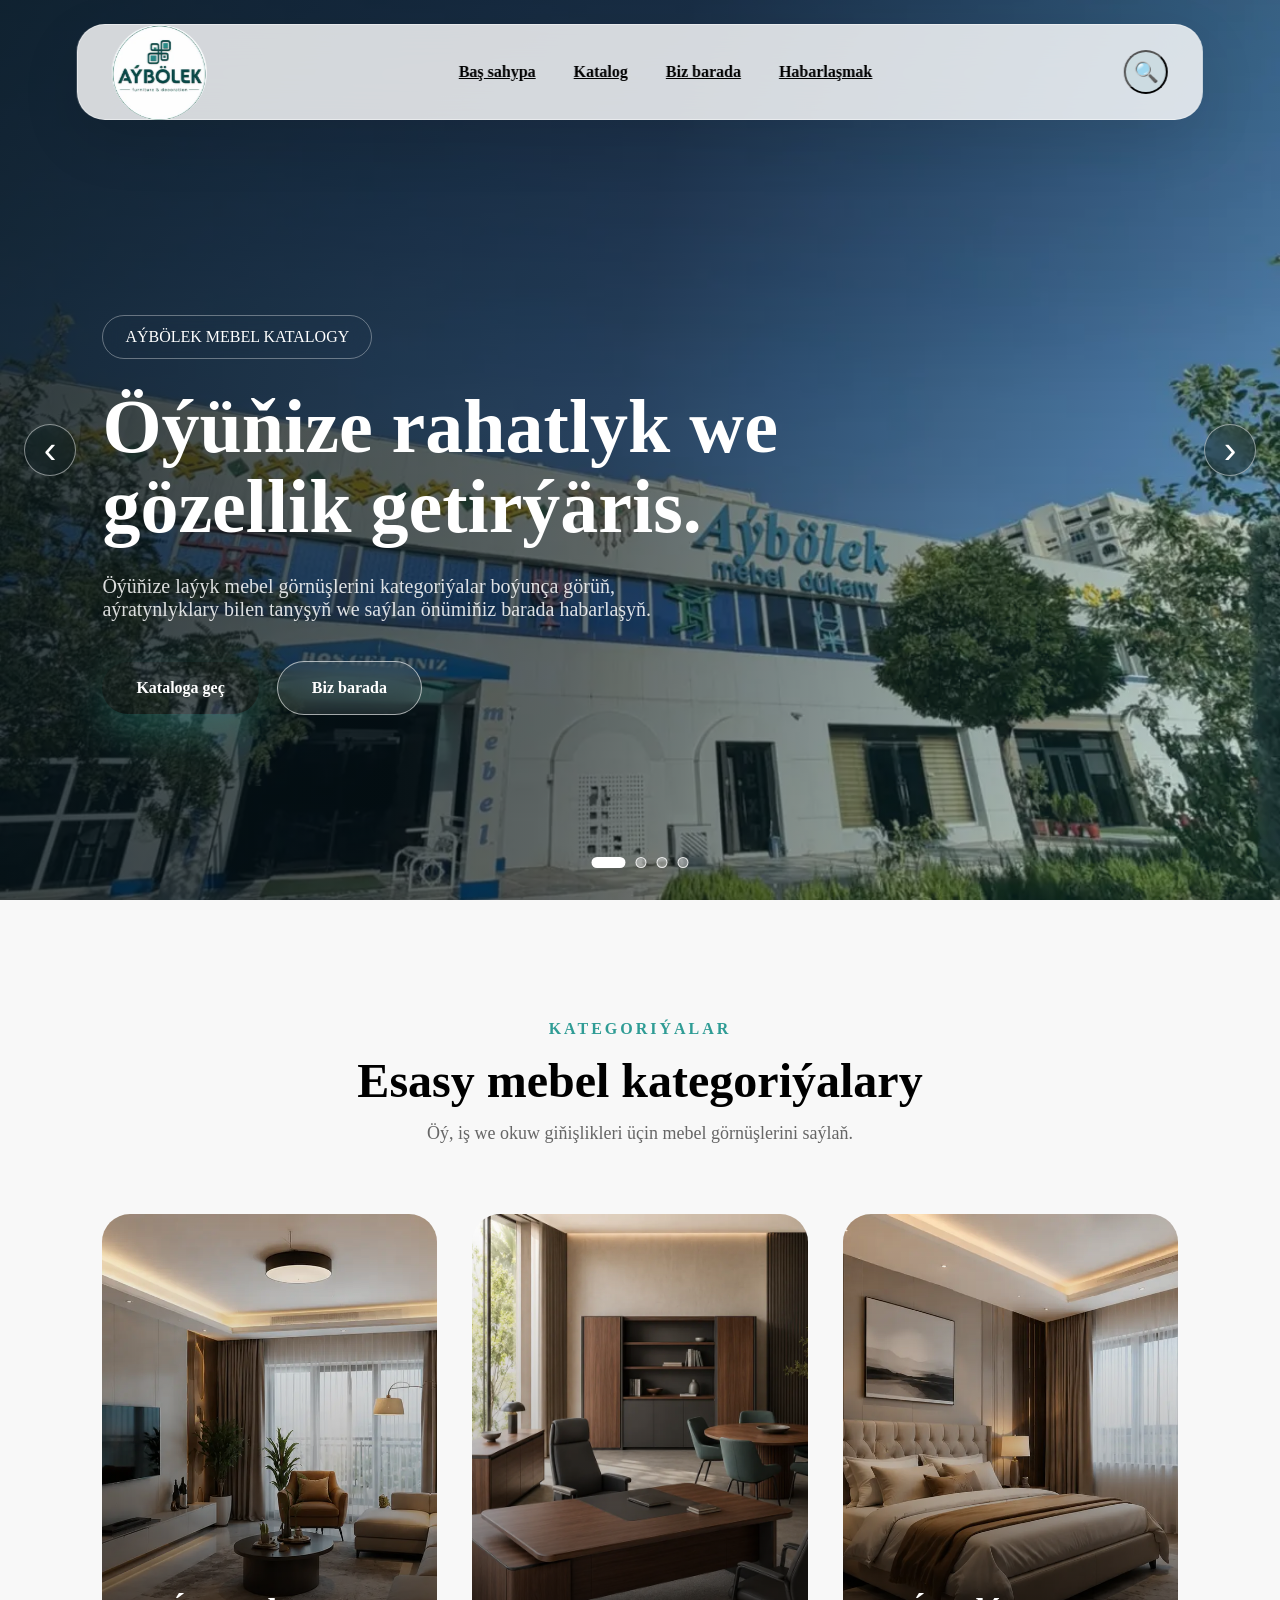
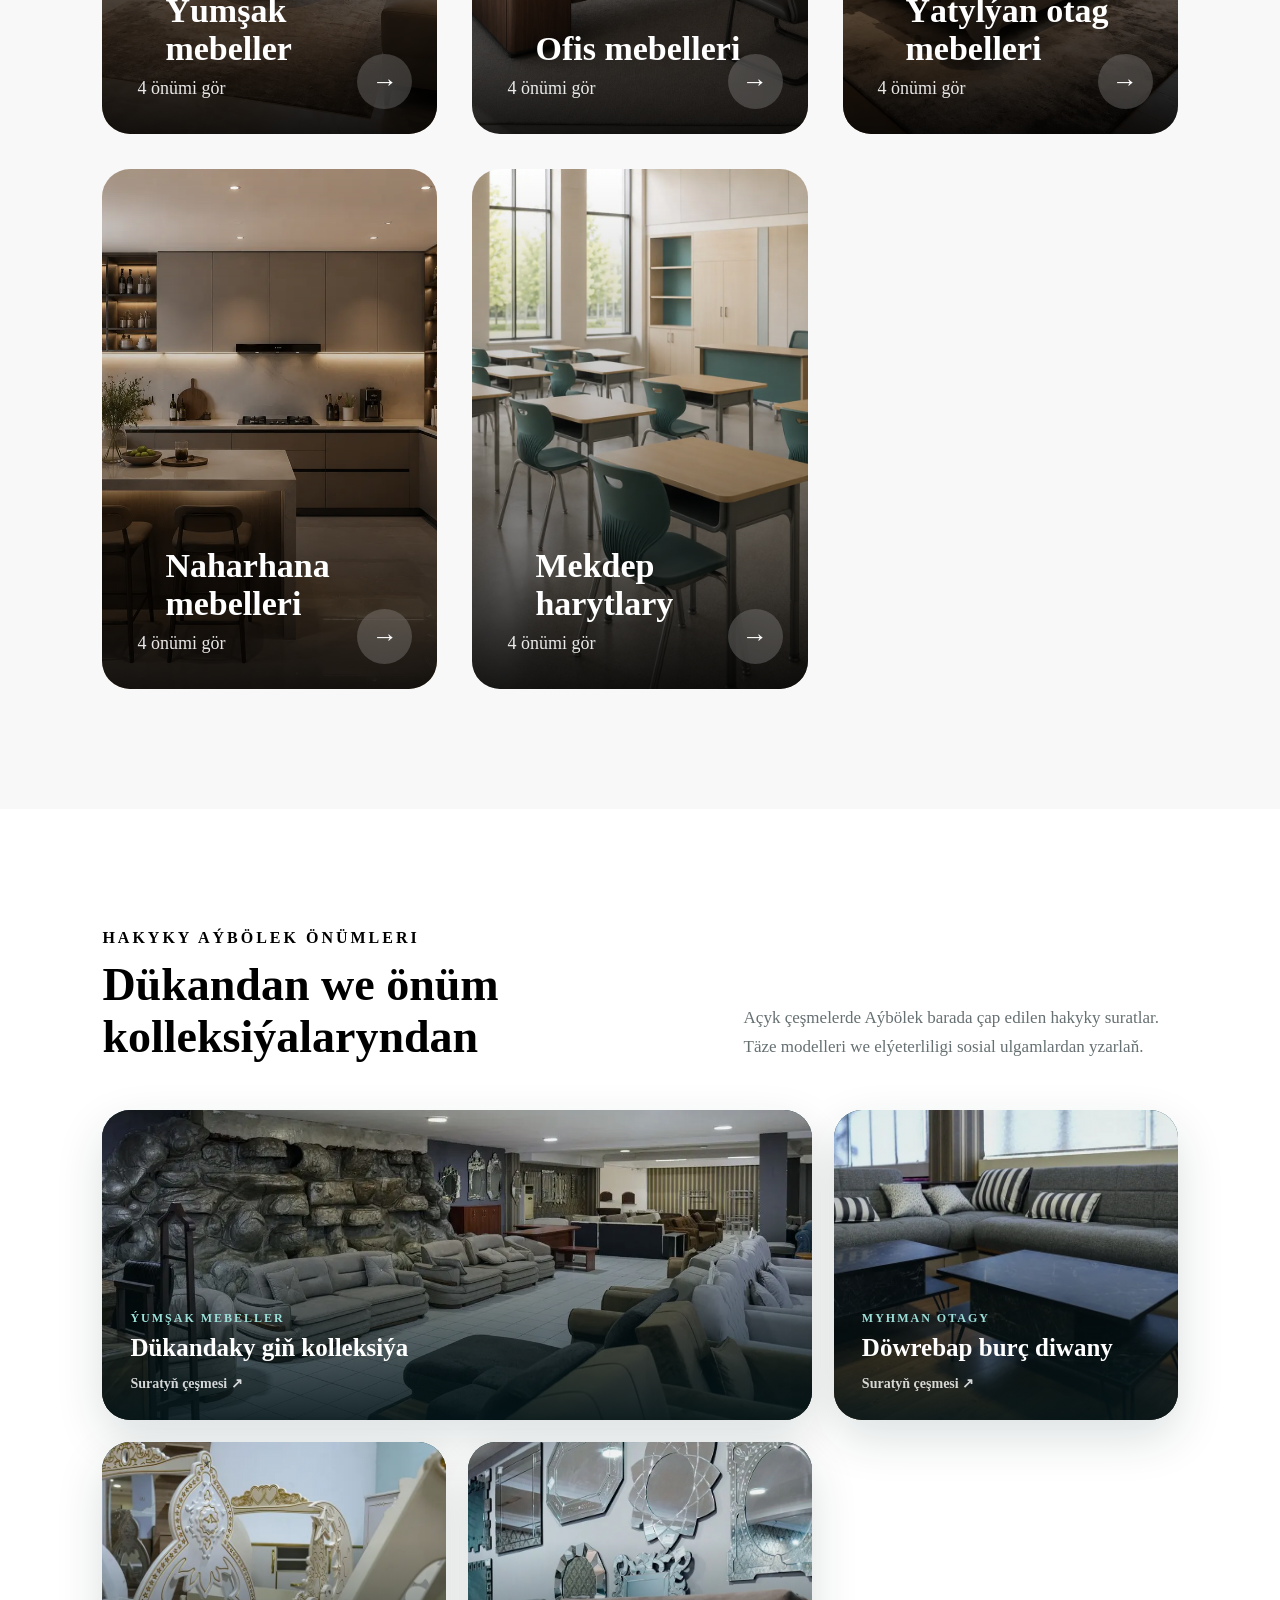
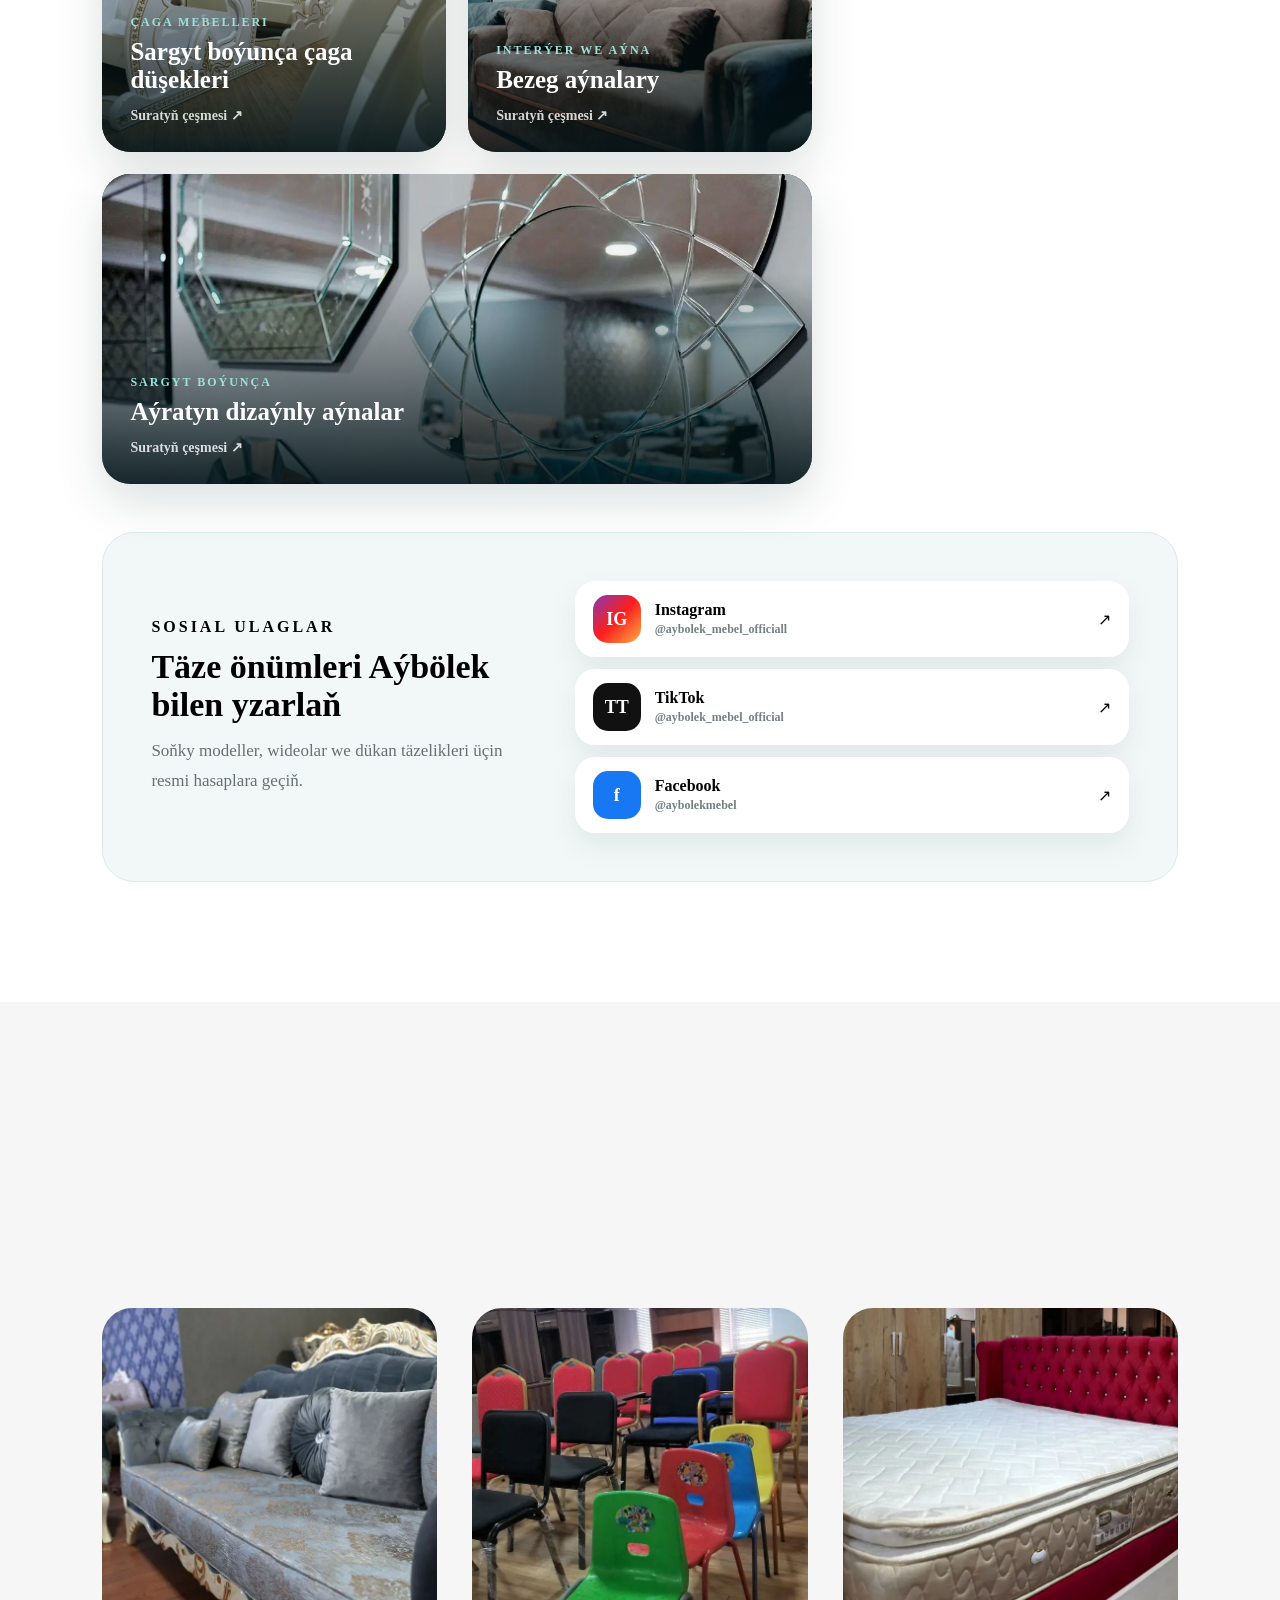
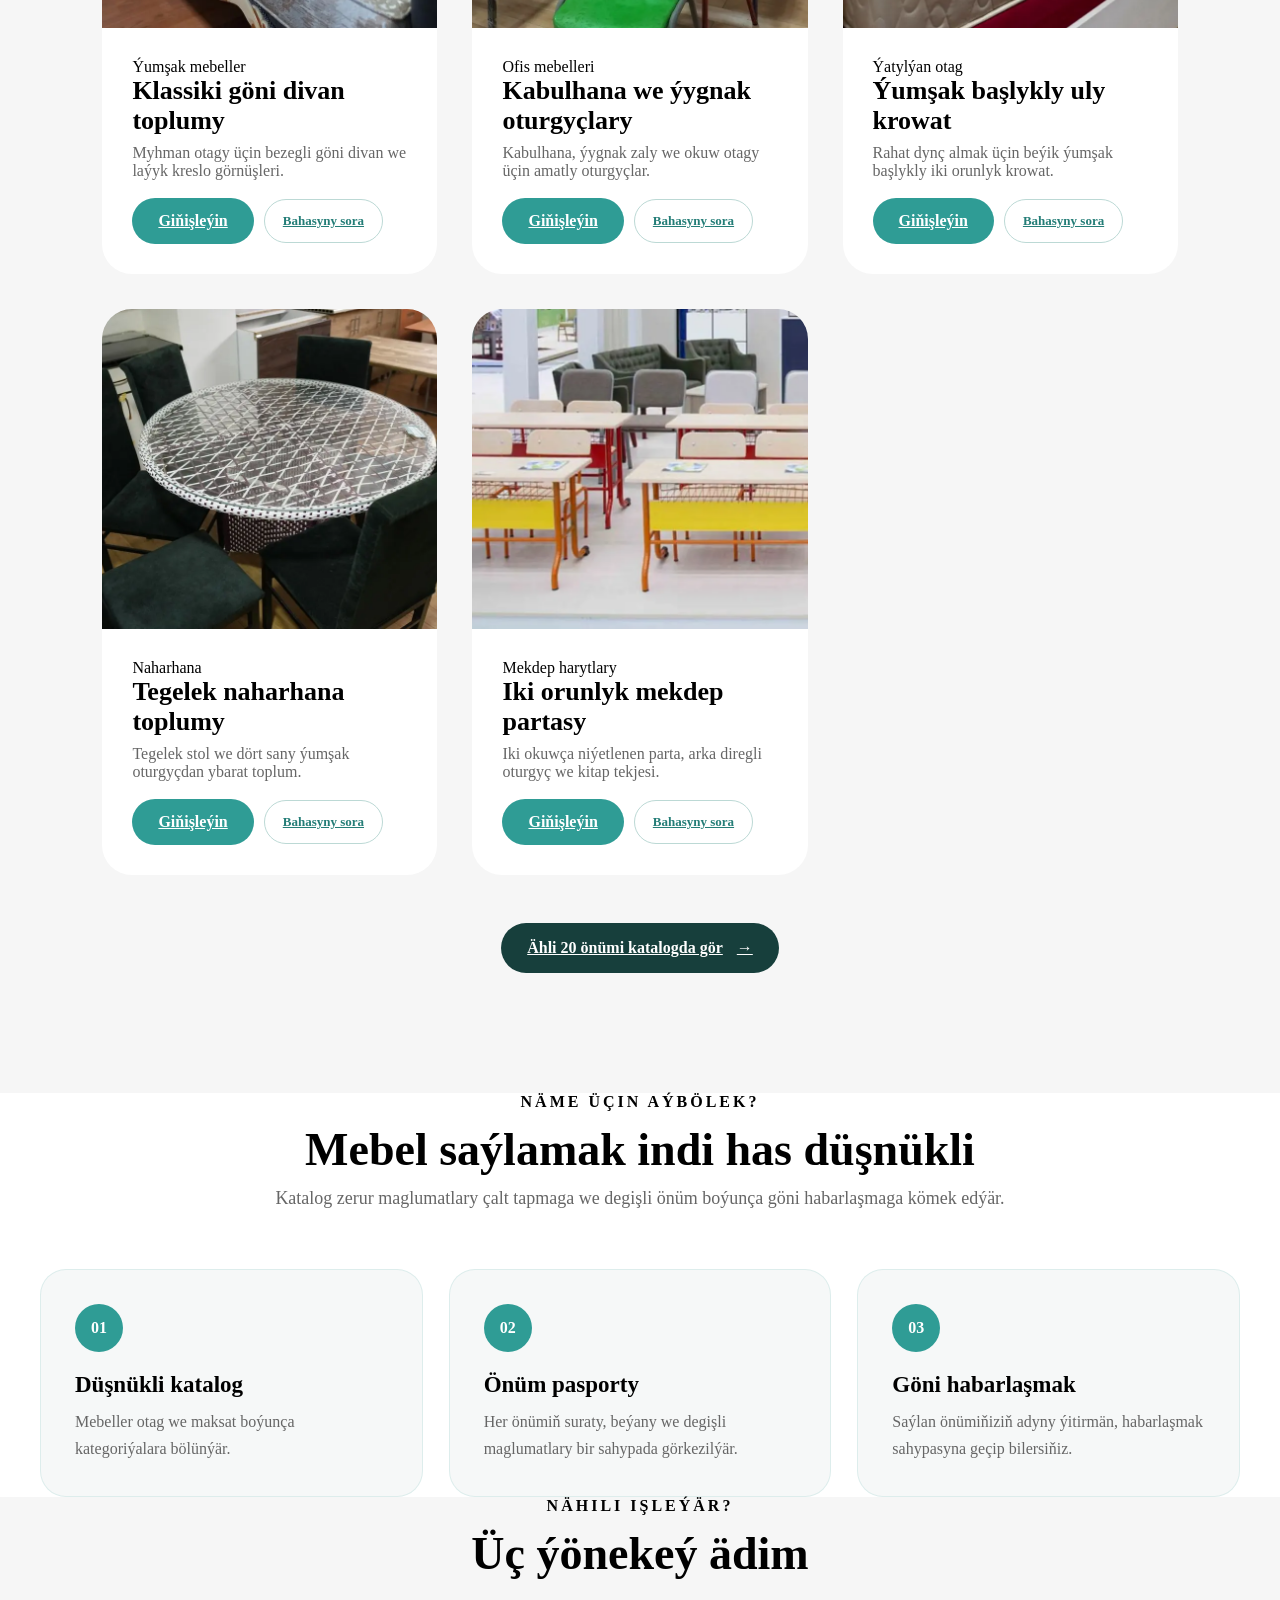
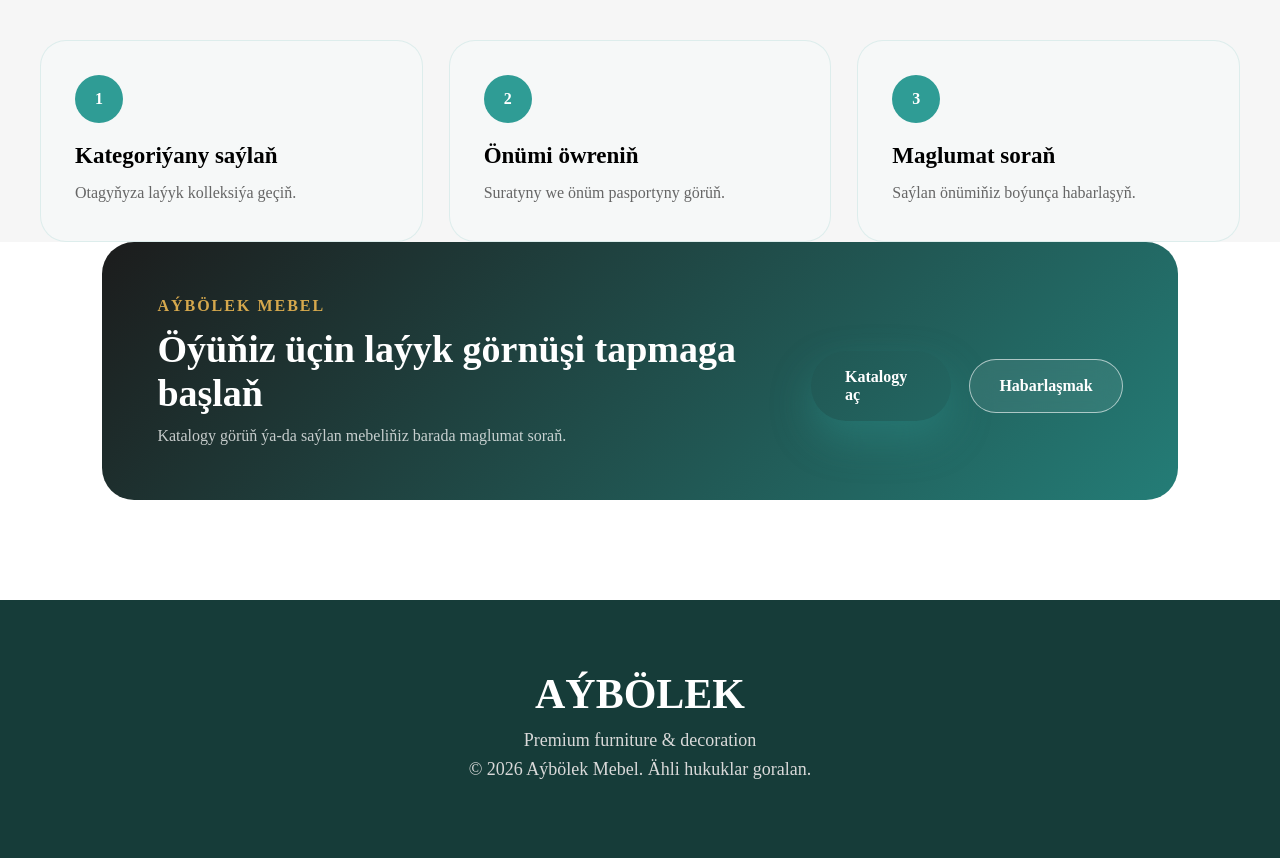
<file: index.html>
<!DOCTYPE html>
<html lang="tk">
<head>
  <meta charset="UTF-8" />
  <meta name="viewport" content="width=device-width, initial-scale=1.0" />
  <meta name="description" content="Aýbölek Mebel: öý, ofis, naharhana we mekdep üçin mebel katalogy. Hakyky suratlary görüň we saýlan önümiňiz barada habarlaşyň." />
  <meta name="theme-color" content="#173f3c" />
  <link rel="canonical" href="https://stoun05.github.io/aybolek-mebel-v2/" />
  <meta property="og:type" content="website" />
  <meta property="og:locale" content="tk_TM" />
  <meta property="og:title" content="Aýbölek Mebel — mebel katalogy" />
  <meta property="og:description" content="Öý, ofis, naharhana we mekdep üçin Aýbölek mebel görnüşlerini görüň." />
  <meta property="og:url" content="https://stoun05.github.io/aybolek-mebel-v2/" />
  <meta property="og:image" content="https://stoun05.github.io/aybolek-mebel-v2/images/hero/store-wide.webp" />
  <meta name="twitter:card" content="summary_large_image" />
  <title>Aýbölek Mebel — mebel katalogy</title>

  <link rel="icon" type="image/png" sizes="32x32" href="favicon.png" />
  <link rel="apple-touch-icon" href="apple-touch-icon.png" />
  <link rel="manifest" href="site.webmanifest" />

  <link rel="stylesheet" href="css/style.css" />
  <link rel="stylesheet" href="css/home.css" />
  <link rel="stylesheet" href="css/responsive.css" />
  <link rel="preload" as="image" href="images/hero/store-wide.webp" fetchpriority="high" />
  <script type="application/ld+json">
  {
    "@context": "https://schema.org",
    "@type": "FurnitureStore",
    "name": "Aýbölek Mebel",
    "url": "https://stoun05.github.io/aybolek-mebel-v2/",
    "image": "https://stoun05.github.io/aybolek-mebel-v2/images/hero/store-wide.webp",
    "telephone": "+99312470103",
    "address": {
      "@type": "PostalAddress",
      "streetAddress": "Nurmuhammet Andalyp köçesi, 80",
      "addressLocality": "Aşgabat",
      "addressCountry": "TM"
    },
    "sameAs": [
      "https://www.instagram.com/aybolek_mebel_officiall/",
      "https://www.tiktok.com/@aybolek_mebel_official",
      "https://www.facebook.com/aybolekmebel/"
    ]
  }
  </script>
</head>

<body>


<div class="loader" id="loader">
  <div class="loader-content">
    <h2>AÝBÖLEK</h2>
    <p>Premium Furniture</p>
    <div class="loader-line">
      <span></span>
    </div>
  </div>
</div>

<div class="cursor-glow" id="cursorGlow"></div>

  <header class="site-header">
  <a href="index.html" class="logo">
  <img src="images/logo.webp" alt="Aýbölek Mebel">
  </a>

  <nav class="navbar" id="navbar">
    <a href="#home" class="active">Baş sahypa</a>
    <a href="katalog.html">Katalog</a>
    <a href="about.html">Biz barada</a>
    <a href="contact.html">Habarlaşmak</a>
</nav>

  <div class="header-actions">
    <button class="icon-btn" aria-label="Gözleg">🔍</button>
    <button class="menu-btn" id="menuBtn">☰</button>
  </div>

  <div class="search-overlay" id="searchOverlay">

    <div class="search-box">

        <input
            type="text"
            id="searchInput"
            placeholder="Mebel gözle..."
        >

        <button id="closeSearch" type="button" aria-label="Gözlegi ýap">✕</button>

    </div>

    </div>
  </header>

  <main>

    <section class="hero hero-slider" id="home" aria-roledescription="carousel" aria-label="Aýbölek mebel dükany">
      <div class="hero-slides">
        <img class="hero-slide active" src="images/hero/store-wide.webp" alt="Aýbölek mebel dükanynyň daşky görnüşi" fetchpriority="high">
        <img class="hero-slide" src="images/hero/store-entrance.webp" alt="Aýbölek mebel dükanynyň esasy girelgesi">
        <img class="hero-slide" src="images/hero/store-sign.webp" alt="Aýbölek mebel dükanynyň ýazgysy">
        <img class="hero-slide" src="images/hero/reception.webp" alt="Aýbölek mebel dükanynyň kabulhanasy">
      </div>

      <div class="hero-content">
        <span class="hero-badge">AÝBÖLEK MEBEL KATALOGY</span>

        <h1>
          Öýüňize rahatlyk we gözellik getirýäris.
        </h1>

        <p>
          Öýüňize laýyk mebel görnüşlerini kategoriýalar boýunça görüň, aýratynlyklary bilen tanyşyň we saýlan önümiňiz barada habarlaşyň.
        </p>

        <div class="hero-buttons">
          <a href="katalog.html" class="btn btn-primary">Kataloga geç</a>
          <a href="about.html" class="btn btn-outline">Biz barada</a>
        </div>
      </div>

      <button class="hero-arrow hero-prev" type="button" aria-label="Öňki suraty görkez">‹</button>
      <button class="hero-arrow hero-next" type="button" aria-label="Indiki suraty görkez">›</button>

      <div class="hero-dots" aria-label="Surat saýlamak">
        <button class="hero-dot active" type="button" aria-label="1-nji surat" aria-current="true"></button>
        <button class="hero-dot" type="button" aria-label="2-nji surat"></button>
        <button class="hero-dot" type="button" aria-label="3-nji surat"></button>
        <button class="hero-dot" type="button" aria-label="4-nji surat"></button>
      </div>
    </section>

    <section class="categories" id="categories">

    <div class="section-header">
        <span class="section-subtitle">KATEGORIÝALAR</span>
        <h2>Esasy mebel kategoriýalary</h2>
        <p>Öý, iş we okuw giňişlikleri üçin mebel görnüşlerini saýlaň.</p>
    </div>

    <div class="category-grid">

        <a class="category-card" href="katalog.html?category=soft">
            <img src="images/categories/living.webp" alt="Ýumşak mebeller" loading="lazy">
            <div class="overlay">
                <h3>Ýumşak mebeller</h3>
                <span>4 önümi gör</span>
                <div class="category-arrow">→</div>
            </div>
        </a>

        <a class="category-card" href="katalog.html?category=office">
            <img src="images/categories/office.webp" alt="Ofis mebelleri" loading="lazy">
            <div class="overlay">
                <h3>Ofis mebelleri</h3>
                <span>4 önümi gör</span>
                <div class="category-arrow">→</div>
            </div>
        </a>

        <a class="category-card" href="katalog.html?category=bedroom">
            <img src="images/categories/bedroom.webp" alt="Ýatylýan otag mebelleri" loading="lazy">
            <div class="overlay">
                <h3>Ýatylýan otag mebelleri</h3>
                <span>4 önümi gör</span>
                <div class="category-arrow">→</div>
            </div>
        </a>

        <a class="category-card" href="katalog.html?category=dining">
            <img src="images/categories/kitchen.webp" alt="Naharhana mebelleri" loading="lazy">
            <div class="overlay">
                <h3>Naharhana mebelleri</h3>
                <span>4 önümi gör</span>
                <div class="category-arrow">→</div>
            </div>
        </a>

        <a class="category-card" href="katalog.html?category=school">
            <img src="images/categories/school.webp" alt="Mekdep harytlary" loading="lazy">
            <div class="overlay">
                <h3>Mekdep harytlary</h3>
                <span>4 önümi gör</span>
                <div class="category-arrow">→</div>
            </div>
        </a>

    </div>

</section>

<section class="showroom-section section-padding" aria-labelledby="showroom-title">
  <div class="showroom-heading">
    <div>
      <span>HAKYKY AÝBÖLEK ÖNÜMLERI</span>
      <h2 id="showroom-title">Dükandan we önüm kolleksiýalaryndan</h2>
    </div>
    <p>Açyk çeşmelerde Aýbölek barada çap edilen hakyky suratlar. Täze modelleri we elýeterliligi sosial ulgamlardan yzarlaň.</p>
  </div>

  <div class="showroom-grid">
    <article class="showroom-card showroom-card-wide">
      <img src="images/showroom/soft-furniture-showroom.webp" alt="Aýbölek dükanyndaky ýumşak mebeller" loading="lazy">
      <div class="showroom-card-content">
        <span>ÝUMŞAK MEBELLER</span>
        <h3>Dükandaky giň kolleksiýa</h3>
        <a href="https://turkmenportal.com/tm/news/61235-aybolek-factory-offers-readymade-furniture-sets-and-custommade----------------------------------" target="_blank" rel="noopener noreferrer">Suratyň çeşmesi ↗</a>
      </div>
    </article>

    <article class="showroom-card">
      <img src="images/showroom/modern-sofa-set.webp" alt="Aýbölek döwrebap burç diwany we žurnal stollary" loading="lazy">
      <div class="showroom-card-content">
        <span>MYHMAN OTAGY</span>
        <h3>Döwrebap burç diwany</h3>
        <a href="https://turkmenportal.com/tm/news/61235-aybolek-factory-offers-readymade-furniture-sets-and-custommade----------------------------------" target="_blank" rel="noopener noreferrer">Suratyň çeşmesi ↗</a>
      </div>
    </article>

    <article class="showroom-card">
      <img src="images/showroom/children-beds.webp" alt="Aýbölek sargyt boýunça taýýarlanan çaga düşekleri" loading="lazy">
      <div class="showroom-card-content">
        <span>ÇAGA MEBELLERI</span>
        <h3>Sargyt boýunça çaga düşekleri</h3>
        <a href="https://turkmenportal.com/tm/news/53007-aybolek-mebel-karhanasy-sargyt-esasynda-chaga-krowatlaryny-tayyarlap-beryar------------------" target="_blank" rel="noopener noreferrer">Suratyň çeşmesi ↗</a>
      </div>
    </article>

    <article class="showroom-card">
      <img src="images/showroom/mirrors-and-sofas.webp" alt="Aýbölek dükanyndaky bezeg aýnalary we divanlar" loading="lazy">
      <div class="showroom-card-content">
        <span>INTERÝER WE AÝNA</span>
        <h3>Bezeg aýnalary</h3>
        <a href="https://turkmenportal.com/tm/news/52470-fabrika-aybolek-mozhet-izgotovit-zerkala-po-individualnomu-zakazu" target="_blank" rel="noopener noreferrer">Suratyň çeşmesi ↗</a>
      </div>
    </article>

    <article class="showroom-card showroom-card-tall">
      <img src="images/showroom/decorative-mirrors.webp" alt="Aýbölek gülli görnüşli bezeg aýnasy" loading="lazy">
      <div class="showroom-card-content">
        <span>SARGYT BOÝUNÇA</span>
        <h3>Aýratyn dizaýnly aýnalar</h3>
        <a href="https://turkmenportal.com/tm/news/52470-fabrika-aybolek-mozhet-izgotovit-zerkala-po-individualnomu-zakazu" target="_blank" rel="noopener noreferrer">Suratyň çeşmesi ↗</a>
      </div>
    </article>
  </div>

  <div class="social-follow">
    <div>
      <span>SOSIAL ULAGLAR</span>
      <h2>Täze önümleri Aýbölek bilen yzarlaň</h2>
      <p>Soňky modeller, wideolar we dükan täzelikleri üçin resmi hasaplara geçiň.</p>
    </div>
    <div class="social-follow-links">
      <a class="social-link instagram" href="https://www.instagram.com/aybolek_mebel_officiall/" target="_blank" rel="noopener noreferrer"><b>IG</b><span>Instagram<small>@aybolek_mebel_officiall</small></span>↗</a>
      <a class="social-link tiktok" href="https://www.tiktok.com/@aybolek_mebel_official" target="_blank" rel="noopener noreferrer"><b>TT</b><span>TikTok<small>@aybolek_mebel_official</small></span>↗</a>
      <a class="social-link facebook" href="https://www.facebook.com/aybolekmebel/" target="_blank" rel="noopener noreferrer"><b>f</b><span>Facebook<small>@aybolekmebel</small></span>↗</a>
    </div>
  </div>
</section>

<section class="products section-padding" id="products">
    <div class="section-title">
        <span>5 KATEGORIÝADAN SAÝLANANLAR</span>
        <h2>Her giňişlik üçin bir önüm</h2>
        <p>Hakyky suratlary, material maglumatlaryny we aýratynlyklary bilen tanyşyň.</p>
    </div>

    <div class="product-grid">

      <article class="product-card">
        <img src="images/products/verified/soft/klassiki-divan.webp" alt="Klassiki göni divan toplumy" loading="lazy">
        <div class="product-info">
          <div class="product-top"><span class="badge">Ýumşak mebeller</span></div>
          <h3>Klassiki göni divan toplumy</h3>
          <p>Myhman otagy üçin bezegli göni divan we laýyk kreslo görnüşleri.</p>
          <div class="home-product-actions">
            <a class="add-cart" href="product.html?product=soft-collection">Giňişleýin</a>
            <a class="home-product-contact" href="contact.html?product=Klassiki%20g%C3%B6ni%20divan%20toplumy">Bahasyny sora</a>
          </div>
        </div>
      </article>

      <article class="product-card">
        <img src="images/products/verified/office/kabulhana-oturgyclary.webp" alt="Kabulhana we ýygnak oturgyçlary" loading="lazy">
        <div class="product-info">
          <div class="product-top"><span class="badge">Ofis mebelleri</span></div>
          <h3>Kabulhana we ýygnak oturgyçlary</h3>
          <p>Kabulhana, ýygnak zaly we okuw otagy üçin amatly oturgyçlar.</p>
          <div class="home-product-actions">
            <a class="add-cart" href="product.html?product=office-desk">Giňişleýin</a>
            <a class="home-product-contact" href="contact.html?product=Kabulhana%20we%20%C3%BDygnak%20oturgy%C3%A7lary">Bahasyny sora</a>
          </div>
        </div>
      </article>

      <article class="product-card">
        <img src="images/products/verified/bedroom/yumsak-baslykly-krowat.webp" alt="Ýumşak başlykly uly krowat" loading="lazy">
        <div class="product-info">
          <div class="product-top"><span class="badge">Ýatylýan otag</span></div>
          <h3>Ýumşak başlykly uly krowat</h3>
          <p>Rahat dynç almak üçin beýik ýumşak başlykly iki orunlyk krowat.</p>
          <div class="home-product-actions">
            <a class="add-cart" href="product.html?product=bedroom-set">Giňişleýin</a>
            <a class="home-product-contact" href="contact.html?product=%C3%9Dum%C5%9Fak%20ba%C5%9Flykly%20uly%20krowat">Bahasyny sora</a>
          </div>
        </div>
      </article>

      <article class="product-card">
        <img src="images/products/verified/dining/tegelek-naharhana-toplumy.webp" alt="Tegelek naharhana toplumy" loading="lazy">
        <div class="product-info">
          <div class="product-top"><span class="badge">Naharhana</span></div>
          <h3>Tegelek naharhana toplumy</h3>
          <p>Tegelek stol we dört sany ýumşak oturgyçdan ybarat toplum.</p>
          <div class="home-product-actions">
            <a class="add-cart" href="product.html?product=dining-set">Giňişleýin</a>
            <a class="home-product-contact" href="contact.html?product=Tegelek%20naharhana%20toplumy">Bahasyny sora</a>
          </div>
        </div>
      </article>

      <article class="product-card">
        <img src="images/products/verified/school/iki-orunlyk-partalar.webp" alt="Iki orunlyk mekdep partasy" loading="lazy">
        <div class="product-info">
          <div class="product-top"><span class="badge">Mekdep harytlary</span></div>
          <h3>Iki orunlyk mekdep partasy</h3>
          <p>Iki okuwça niýetlenen parta, arka diregli oturgyç we kitap tekjesi.</p>
          <div class="home-product-actions">
            <a class="add-cart" href="product.html?product=school-desk-chair">Giňişleýin</a>
            <a class="home-product-contact" href="contact.html?product=Iki%20orunlyk%20mekdep%20partasy">Bahasyny sora</a>
          </div>
        </div>
      </article>
    </div>

    <div class="products-catalog-link">
      <a href="katalog.html">Ähli 20 önümi katalogda gör <span>→</span></a>
    </div>
</section>

<section class="home-benefits section-padding">
  <div class="section-title">
    <span>NÄME ÜÇIN AÝBÖLEK?</span>
    <h2>Mebel saýlamak indi has düşnükli</h2>
    <p>Katalog zerur maglumatlary çalt tapmaga we degişli önüm boýunça göni habarlaşmaga kömek edýär.</p>
  </div>
  <div class="benefit-grid">
    <article class="benefit-card">
      <span>01</span>
      <h3>Düşnükli katalog</h3>
      <p>Mebeller otag we maksat boýunça kategoriýalara bölünýär.</p>
    </article>
    <article class="benefit-card">
      <span>02</span>
      <h3>Önüm pasporty</h3>
      <p>Her önümiň suraty, beýany we degişli maglumatlary bir sahypada görkezilýär.</p>
    </article>
    <article class="benefit-card">
      <span>03</span>
      <h3>Göni habarlaşmak</h3>
      <p>Saýlan önümiňiziň adyny ýitirmän, habarlaşmak sahypasyna geçip bilersiňiz.</p>
    </article>
  </div>
</section>

<section class="home-steps section-padding">
  <div class="section-title">
    <span>NÄHILI IŞLEÝÄR?</span>
    <h2>Üç ýönekeý ädim</h2>
  </div>
  <div class="step-grid">
    <div><strong>1</strong><h3>Kategoriýany saýlaň</h3><p>Otagyňyza laýyk kolleksiýa geçiň.</p></div>
    <div><strong>2</strong><h3>Önümi öwreniň</h3><p>Suratyny we önüm pasportyny görüň.</p></div>
    <div><strong>3</strong><h3>Maglumat soraň</h3><p>Saýlan önümiňiz boýunça habarlaşyň.</p></div>
  </div>
</section>

<section class="home-cta">
  <div>
    <span>AÝBÖLEK MEBEL</span>
    <h2>Öýüňiz üçin laýyk görnüşi tapmaga başlaň</h2>
    <p>Katalogy görüň ýa-da saýlan mebeliňiz barada maglumat soraň.</p>
  </div>
  <div class="hero-buttons">
    <a href="katalog.html" class="btn btn-primary">Katalogy aç</a>
    <a href="contact.html" class="btn btn-outline">Habarlaşmak</a>
  </div>
</section>

  </main>

  <footer class="footer">
    <h2>AÝBÖLEK</h2>
    <p>Premium furniture & decoration</p>
    <p>© 2026 Aýbölek Mebel. Ähli hukuklar goralan.</p>
  </footer>

<div class="image-lightbox" id="imageLightbox">
  <button class="lightbox-close" id="lightboxClose" type="button" aria-label="Uly suraty ýap">×</button>
  <img id="lightboxImg" alt="Ulaldylan önüm suraty">
</div>

<div class="toast" id="toast">
  <span id="toastText">Habar</span>
</div>

  <script src="js/app.js"></script>
  <script src="js/animation.js"></script>
  <script src="js/hero-slider.js"></script>

</body>
</html>
</file>
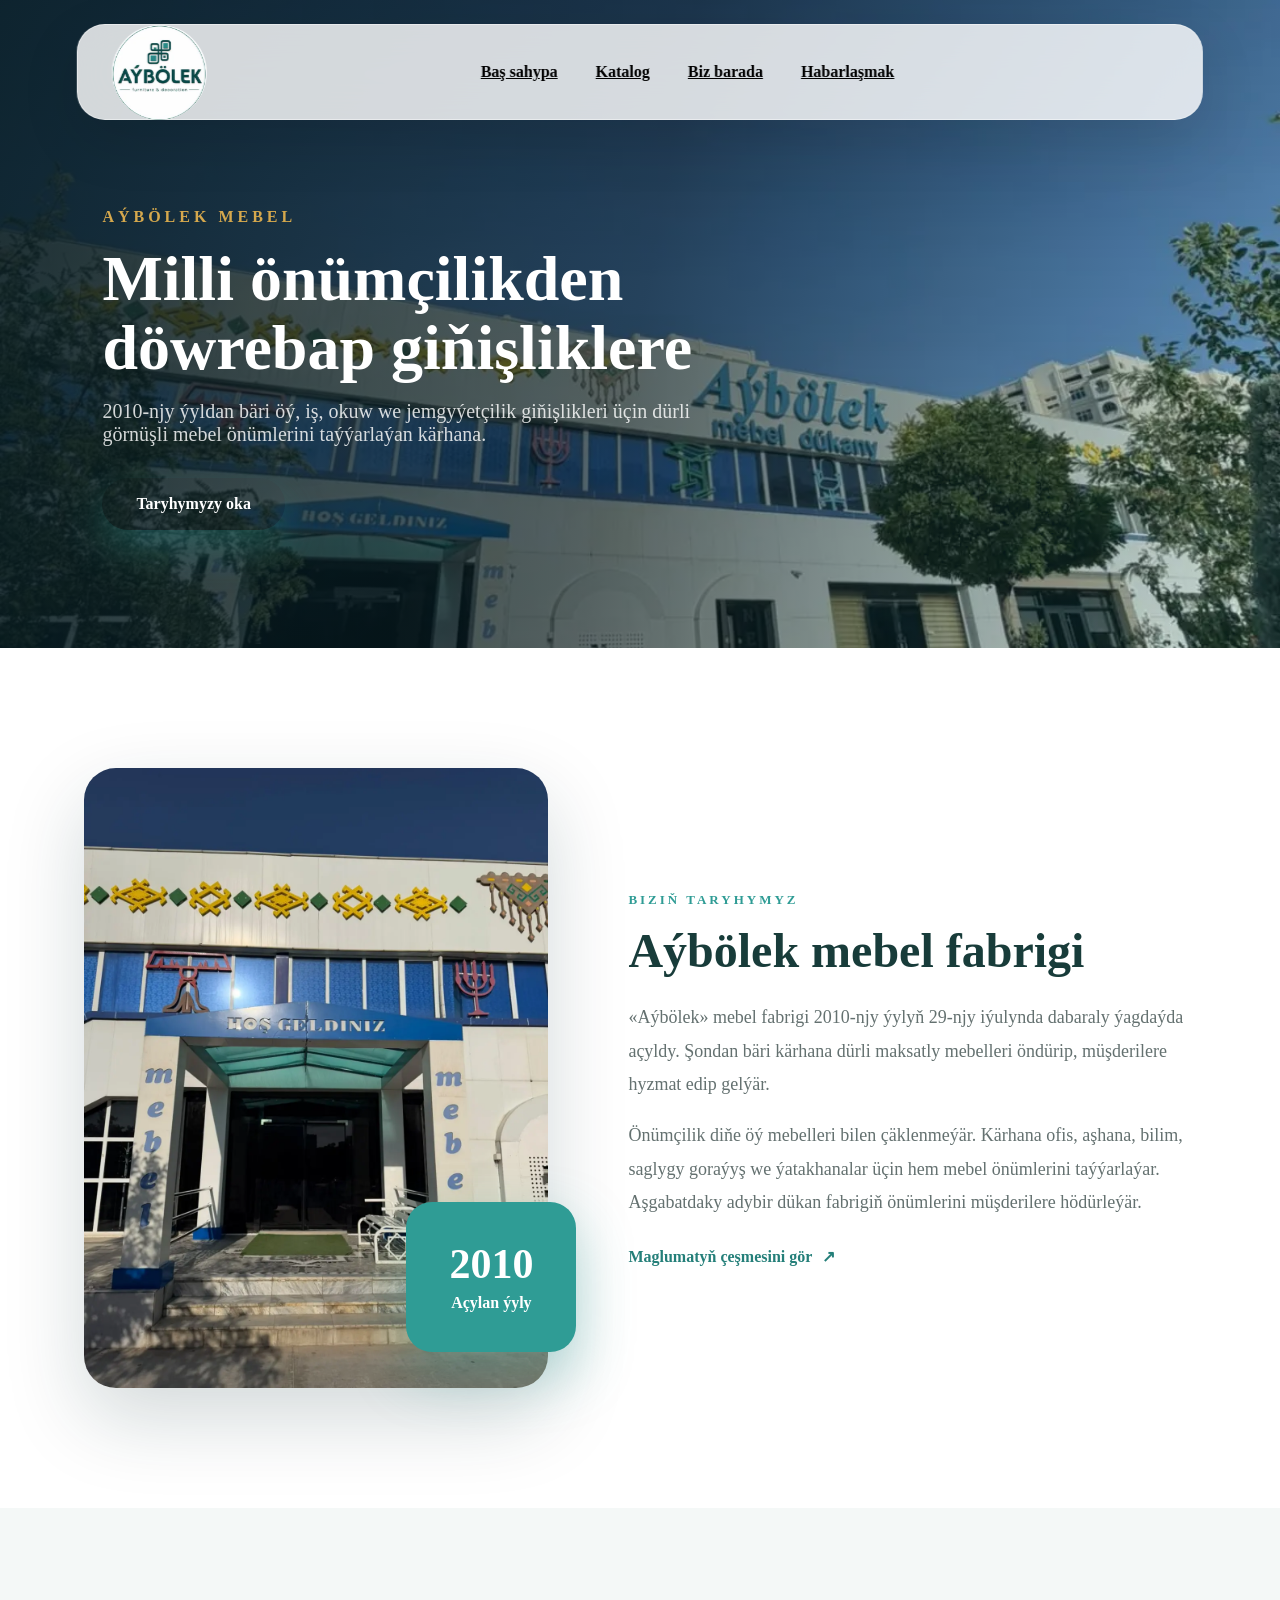
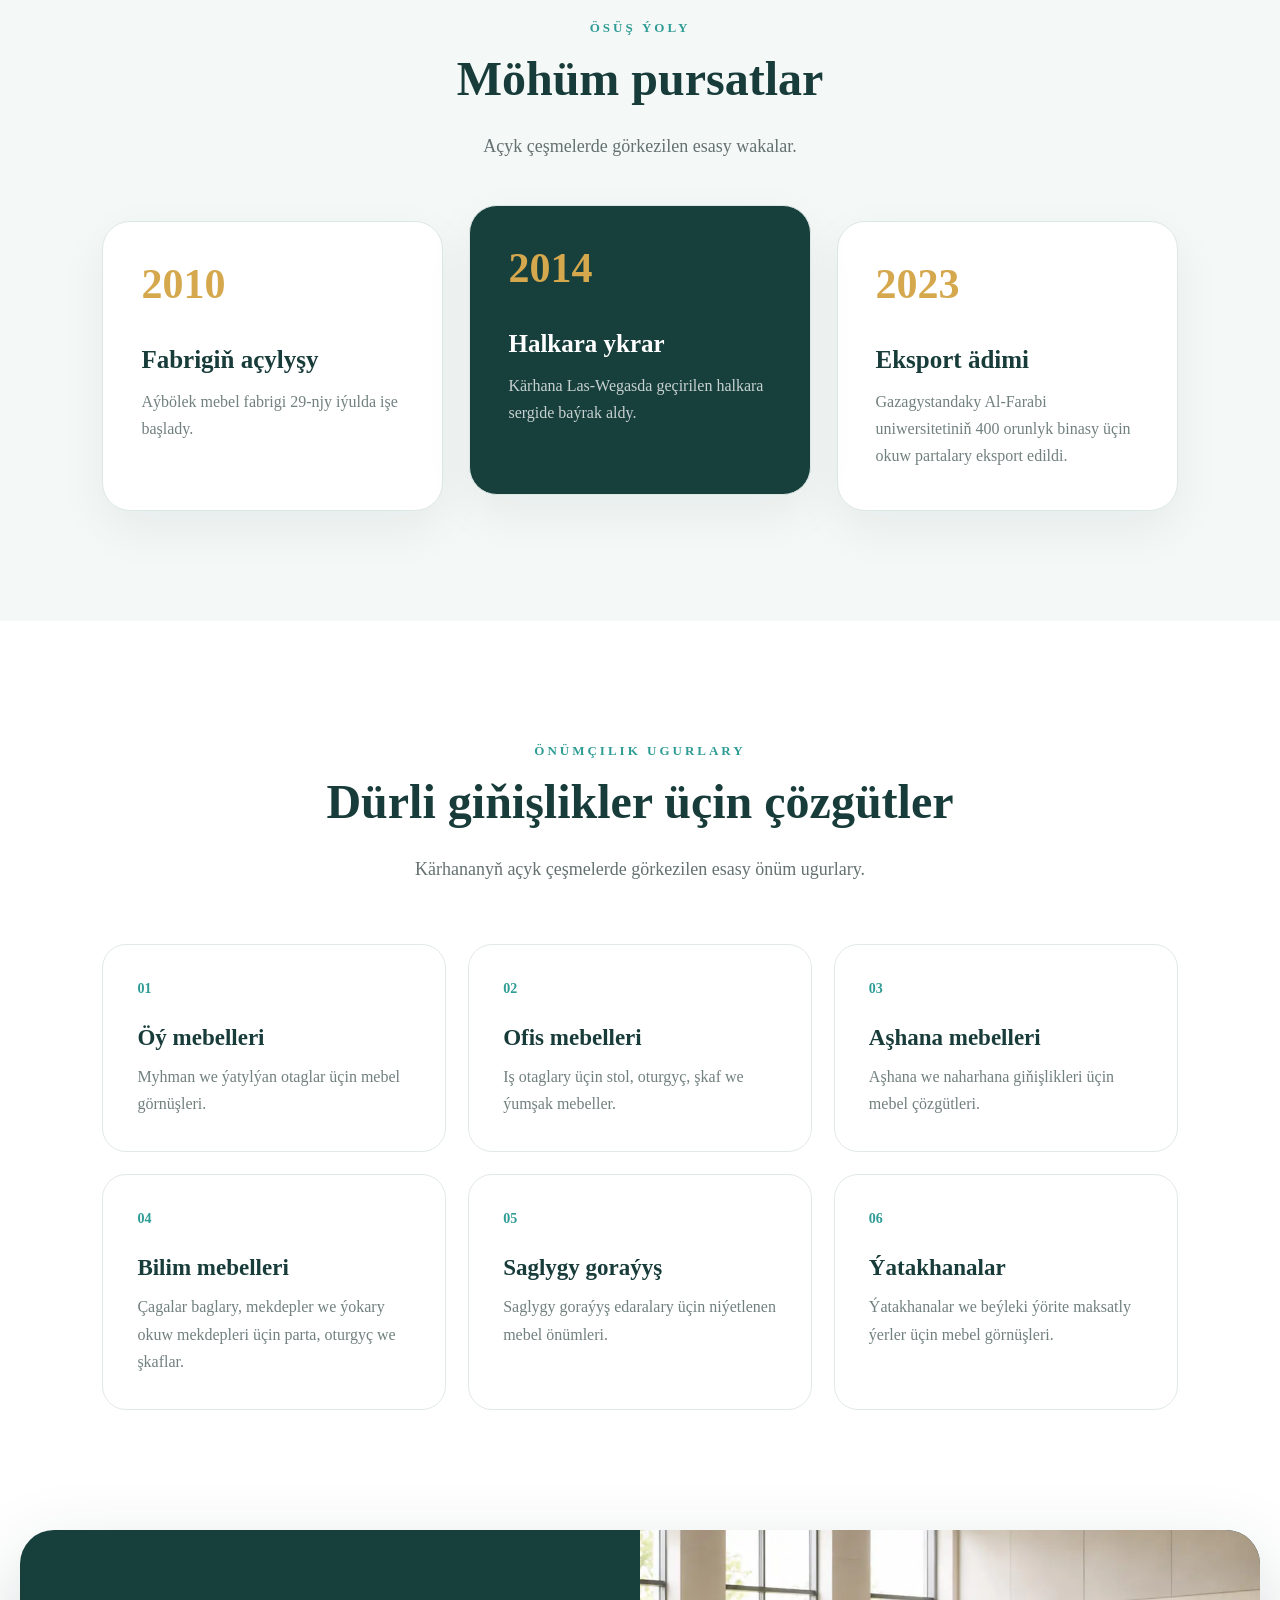
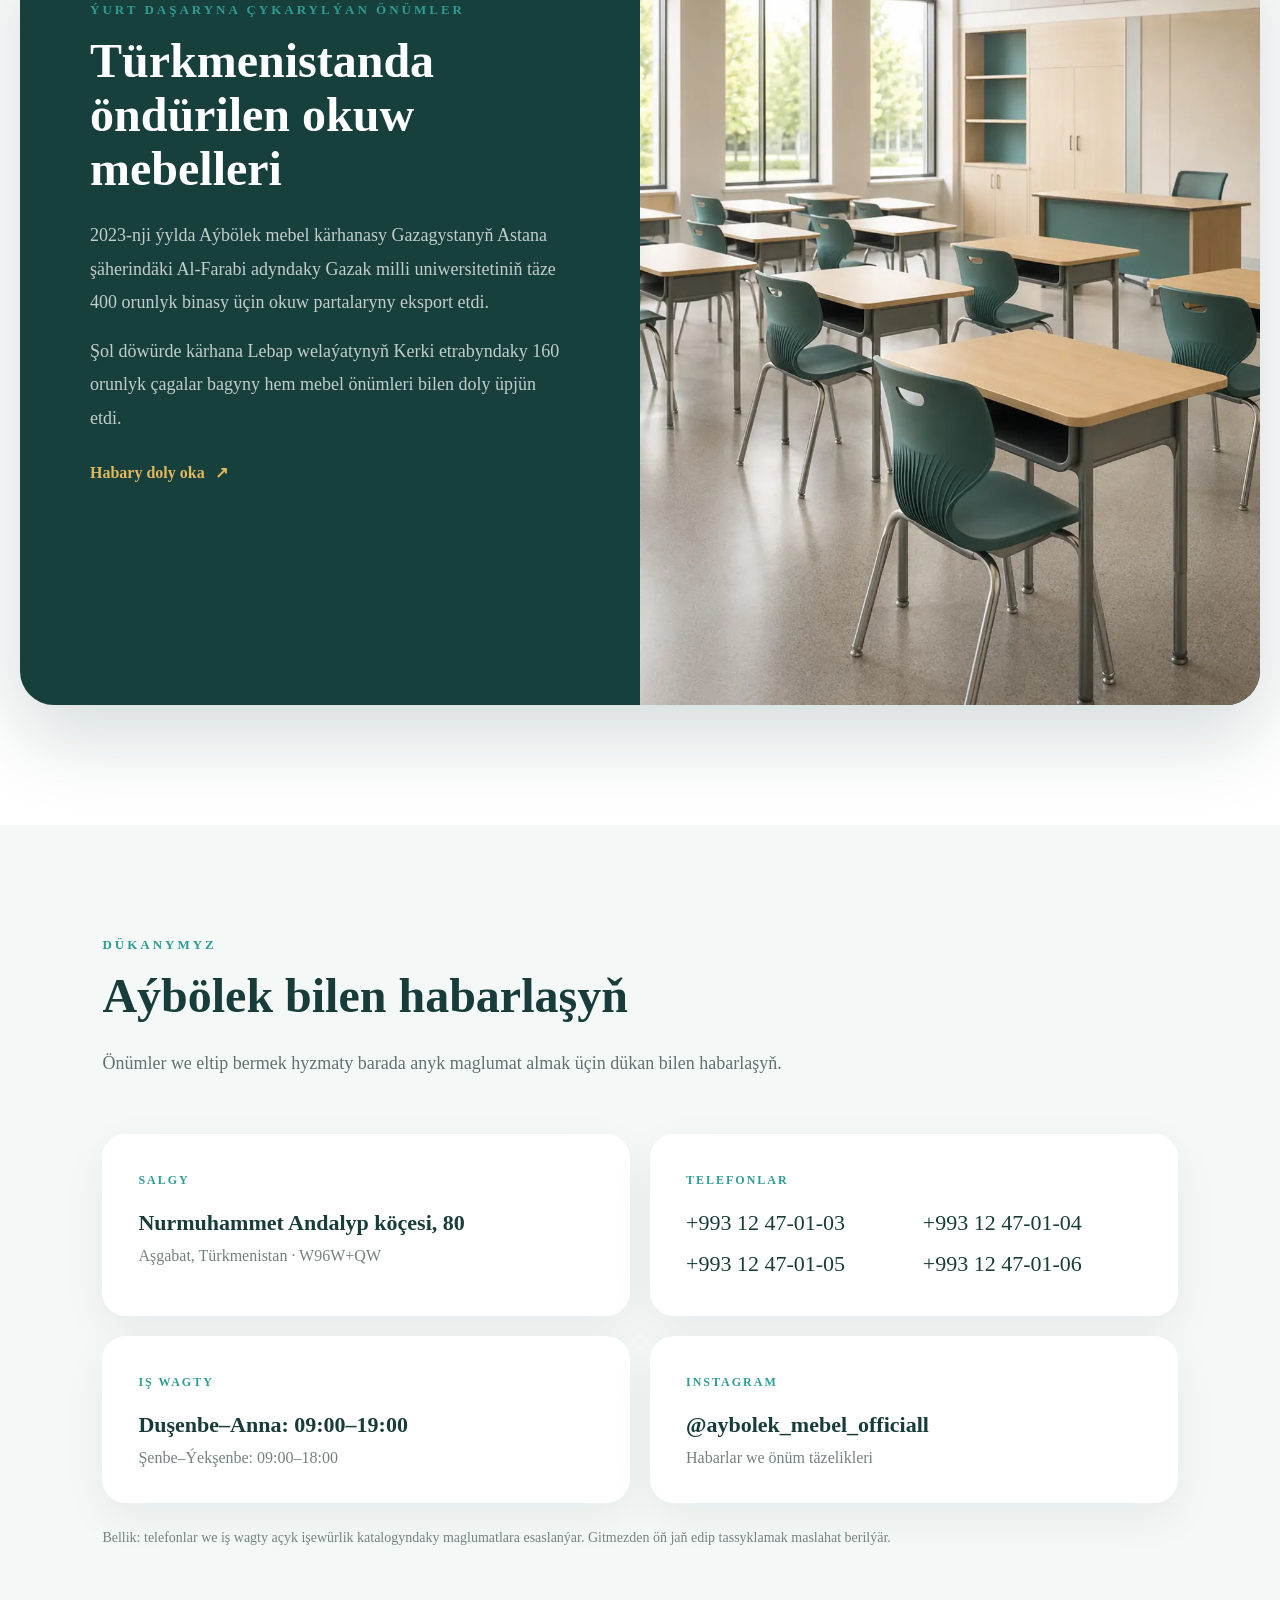
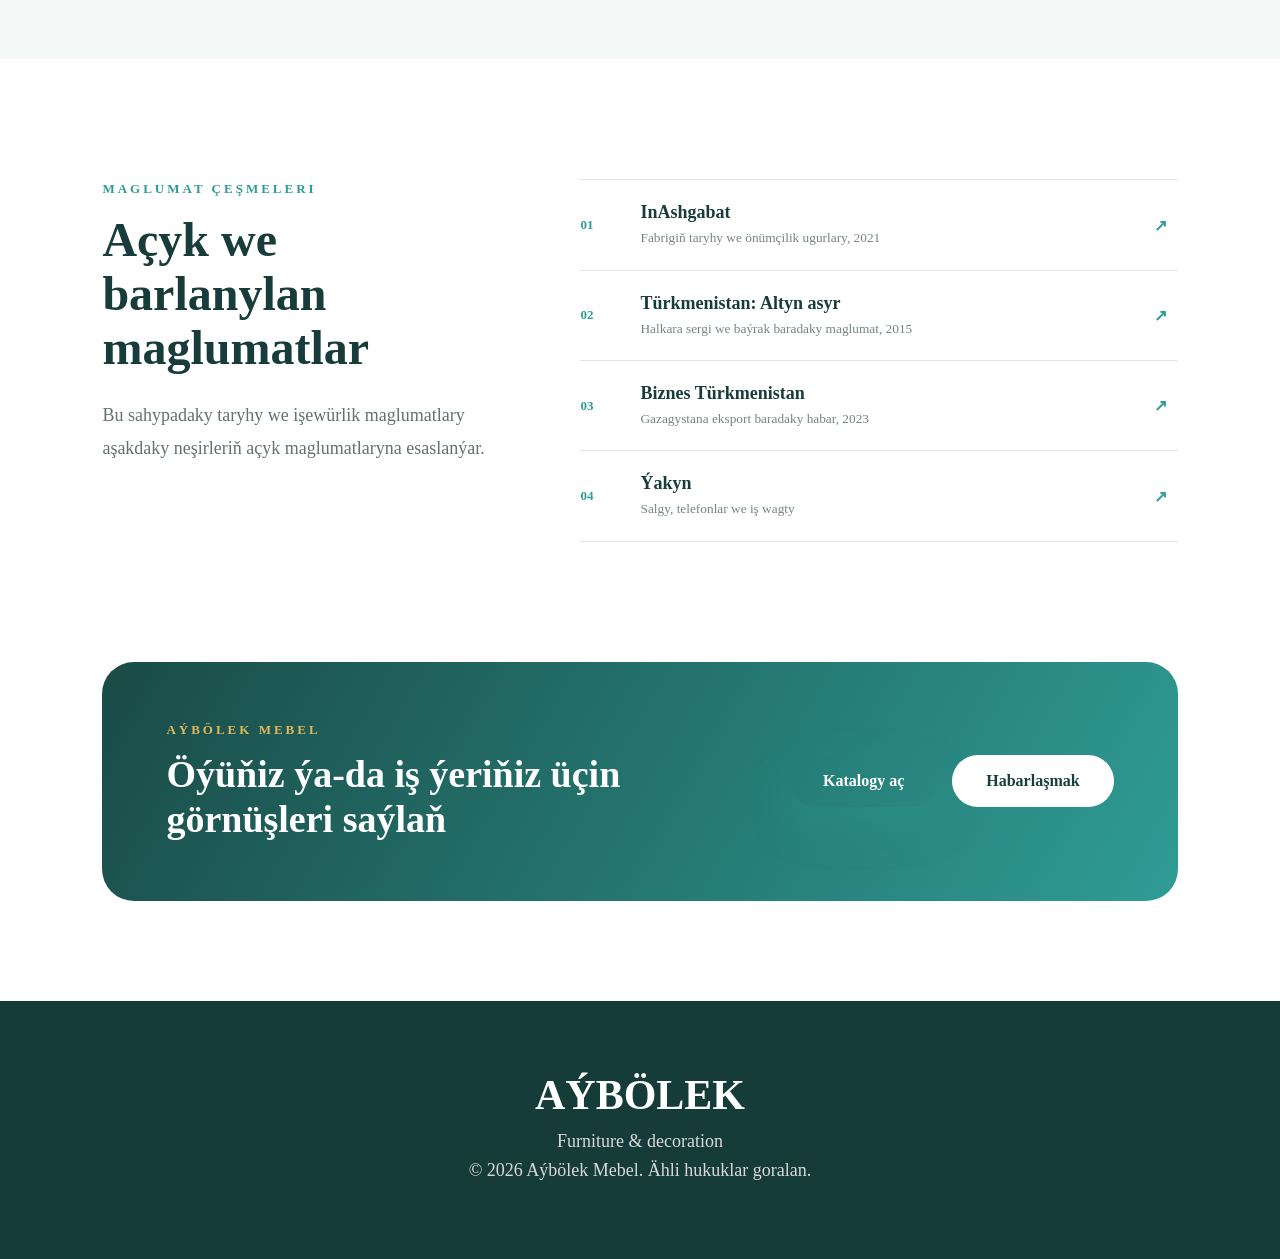
<file: about.html>
<!DOCTYPE html>
<html lang="tk">
<head>
  <meta charset="UTF-8">
  <meta name="viewport" content="width=device-width, initial-scale=1.0">
  <meta name="description" content="Aýbölek mebel fabrigi we dükany barada: taryhy, önümçilik ugurlary, üstünlikleri we habarlaşmak maglumatlary.">
  <meta name="theme-color" content="#173f3c">
  <link rel="canonical" href="https://stoun05.github.io/aybolek-mebel-v2/about.html">
  <meta property="og:type" content="website">
  <meta property="og:title" content="Aýbölek Mebel | Biz barada">
  <meta property="og:description" content="Aýbölek mebel kärhanasynyň taryhy, önümçilik ugurlary we üstünlikleri.">
  <meta property="og:image" content="https://stoun05.github.io/aybolek-mebel-v2/images/hero/store-wide.webp">
  <meta name="twitter:card" content="summary_large_image">
  <title>Aýbölek Mebel | Biz barada</title>
  <link rel="icon" type="image/png" sizes="32x32" href="favicon.png">
  <link rel="apple-touch-icon" href="apple-touch-icon.png">
  <link rel="manifest" href="site.webmanifest">
  <link rel="stylesheet" href="css/style.css">
  <link rel="stylesheet" href="css/catalog.css">
  <link rel="stylesheet" href="css/responsive.css">
  <link rel="stylesheet" href="css/about.css">
  <link rel="preload" as="image" href="images/hero/store-wide.webp" fetchpriority="high">
</head>
<body>
  <header class="site-header">
    <a href="index.html" class="logo"><img src="images/logo.webp" alt="Aýbölek Mebel"></a>
    <nav class="navbar" id="navbar">
      <a href="index.html">Baş sahypa</a>
      <a href="katalog.html">Katalog</a>
      <a href="about.html" class="active">Biz barada</a>
      <a href="contact.html">Habarlaşmak</a>
    </nav>
    <div class="header-actions"><button class="menu-btn" id="menuBtn">☰</button></div>
  </header>

  <main>
    <section class="catalog-hero about-hero">
      <div class="about-hero-content">
        <span>AÝBÖLEK MEBEL</span>
        <h1>Milli önümçilikden döwrebap giňişliklere</h1>
        <p>2010-njy ýyldan bäri öý, iş, okuw we jemgyýetçilik giňişlikleri üçin dürli görnüşli mebel önümlerini taýýarlaýan kärhana.</p>
        <a class="btn btn-primary" href="#history">Taryhymyzy oka</a>
      </div>
    </section>

    <section class="about-intro" id="history">
      <div class="about-intro-image">
        <img src="images/hero/store-entrance.webp" alt="Aýbölek mebel dükanynyň esasy girelgesi" loading="lazy">
        <div class="about-year"><strong>2010</strong><span>Açylan ýyly</span></div>
      </div>
      <div class="about-intro-copy">
        <span class="about-eyebrow">BIZIŇ TARYHYMYZ</span>
        <h2>Aýbölek mebel fabrigi</h2>
        <p>«Aýbölek» mebel fabrigi 2010-njy ýylyň 29-njy iýulynda dabaraly ýagdaýda açyldy. Şondan bäri kärhana dürli maksatly mebelleri öndürip, müşderilere hyzmat edip gelýär.</p>
        <p>Önümçilik diňe öý mebelleri bilen çäklenmeýär. Kärhana ofis, aşhana, bilim, saglygy goraýyş we ýatakhanalar üçin hem mebel önümlerini taýýarlaýar. Aşgabatdaky adybir dükan fabrigiň önümlerini müşderilere hödürleýär.</p>
        <a class="about-text-link" href="https://ashgabat.in/2021/05/25/aybolek-aya-gune-tay-bolek/" target="_blank" rel="noopener noreferrer">Maglumatyň çeşmesini gör <span>↗</span></a>
      </div>
    </section>

    <section class="about-milestones" aria-labelledby="milestone-title">
      <div class="about-section-heading">
        <span class="about-eyebrow">ÖSÜŞ ÝOLY</span>
        <h2 id="milestone-title">Möhüm pursatlar</h2>
        <p>Açyk çeşmelerde görkezilen esasy wakalar.</p>
      </div>
      <div class="milestone-grid">
        <article class="milestone-card">
          <span class="milestone-year">2010</span>
          <h3>Fabrigiň açylyşy</h3>
          <p>Aýbölek mebel fabrigi 29-njy iýulda işe başlady.</p>
        </article>
        <article class="milestone-card featured">
          <span class="milestone-year">2014</span>
          <h3>Halkara ykrar</h3>
          <p>Kärhana Las-Wegasda geçirilen halkara sergide baýrak aldy.</p>
        </article>
        <article class="milestone-card">
          <span class="milestone-year">2023</span>
          <h3>Eksport ädimi</h3>
          <p>Gazagystandaky Al-Farabi uniwersitetiniň 400 orunlyk binasy üçin okuw partalary eksport edildi.</p>
        </article>
      </div>
    </section>

    <section class="about-directions" aria-labelledby="directions-title">
      <div class="about-section-heading">
        <span class="about-eyebrow">ÖNÜMÇILIK UGURLARY</span>
        <h2 id="directions-title">Dürli giňişlikler üçin çözgütler</h2>
        <p>Kärhananyň açyk çeşmelerde görkezilen esasy önüm ugurlary.</p>
      </div>
      <div class="direction-grid">
        <article><span>01</span><h3>Öý mebelleri</h3><p>Myhman we ýatylýan otaglar üçin mebel görnüşleri.</p></article>
        <article><span>02</span><h3>Ofis mebelleri</h3><p>Iş otaglary üçin stol, oturgyç, şkaf we ýumşak mebeller.</p></article>
        <article><span>03</span><h3>Aşhana mebelleri</h3><p>Aşhana we naharhana giňişlikleri üçin mebel çözgütleri.</p></article>
        <article><span>04</span><h3>Bilim mebelleri</h3><p>Çagalar baglary, mekdepler we ýokary okuw mekdepleri üçin parta, oturgyç we şkaflar.</p></article>
        <article><span>05</span><h3>Saglygy goraýyş</h3><p>Saglygy goraýyş edaralary üçin niýetlenen mebel önümleri.</p></article>
        <article><span>06</span><h3>Ýatakhanalar</h3><p>Ýatakhanalar we beýleki ýörite maksatly ýerler üçin mebel görnüşleri.</p></article>
      </div>
    </section>

    <section class="about-export">
      <div class="about-export-copy">
        <span class="about-eyebrow">ÝURT DAŞARYNA ÇYKARYLÝAN ÖNÜMLER</span>
        <h2>Türkmenistanda öndürilen okuw mebelleri</h2>
        <p>2023-nji ýylda Aýbölek mebel kärhanasy Gazagystanyň Astana şäherindäki Al-Farabi adyndaky Gazak milli uniwersitetiniň täze 400 orunlyk binasy üçin okuw partalaryny eksport etdi.</p>
        <p>Şol döwürde kärhana Lebap welaýatynyň Kerki etrabyndaky 160 orunlyk çagalar bagyny hem mebel önümleri bilen doly üpjün etdi.</p>
        <a class="about-text-link light" href="https://business.com.tm/tm/post/10709/aybolek-mebel-karhanasy-gazagystana-okuw-partalaryny-eksport-etdi" target="_blank" rel="noopener noreferrer">Habary doly oka <span>↗</span></a>
      </div>
      <img src="images/categories/school.webp" alt="Mekdep üçin mebel toplumy" loading="lazy">
    </section>

    <section class="about-contact" aria-labelledby="contact-title">
      <div class="about-contact-heading">
        <span class="about-eyebrow">DÜKANYMYZ</span>
        <h2 id="contact-title">Aýbölek bilen habarlaşyň</h2>
        <p>Önümler we eltip bermek hyzmaty barada anyk maglumat almak üçin dükan bilen habarlaşyň.</p>
      </div>
      <div class="about-contact-grid">
        <article>
          <span class="contact-label">SALGY</span>
          <h3>Nurmuhammet Andalyp köçesi, 80</h3>
          <p>Aşgabat, Türkmenistan · W96W+QW</p>
        </article>
        <article>
          <span class="contact-label">TELEFONLAR</span>
          <div class="phone-list">
            <a href="tel:+99312470103">+993 12 47-01-03</a>
            <a href="tel:+99312470104">+993 12 47-01-04</a>
            <a href="tel:+99312470105">+993 12 47-01-05</a>
            <a href="tel:+99312470106">+993 12 47-01-06</a>
          </div>
        </article>
        <article>
          <span class="contact-label">IŞ WAGTY</span>
          <h3>Duşenbe–Anna: 09:00–19:00</h3>
          <p>Şenbe–Ýekşenbe: 09:00–18:00</p>
        </article>
        <article>
          <span class="contact-label">INSTAGRAM</span>
          <h3><a href="https://www.instagram.com/aybolek_mebel_officiall/" target="_blank" rel="noopener noreferrer">@aybolek_mebel_officiall</a></h3>
          <p>Habarlar we önüm täzelikleri</p>
        </article>
      </div>
      <p class="about-contact-note">Bellik: telefonlar we iş wagty açyk işewürlik katalogyndaky maglumatlara esaslanýar. Gitmezden öň jaň edip tassyklamak maslahat berilýär.</p>
    </section>

    <section class="about-sources" aria-labelledby="sources-title">
      <div>
        <span class="about-eyebrow">MAGLUMAT ÇEŞMELERI</span>
        <h2 id="sources-title">Açyk we barlanylan maglumatlar</h2>
        <p>Bu sahypadaky taryhy we işewürlik maglumatlary aşakdaky neşirleriň açyk maglumatlaryna esaslanýar.</p>
      </div>
      <div class="source-list">
        <a href="https://ashgabat.in/2021/05/25/aybolek-aya-gune-tay-bolek/" target="_blank" rel="noopener noreferrer"><span>01</span><div><strong>InAshgabat</strong><small>Fabrigiň taryhy we önümçilik ugurlary, 2021</small></div><b>↗</b></a>
        <a href="https://turkmenistan.gov.tm/index.php/en/post/4429/international-exposition-of-furniture-and-household-supplies-closes-in-ashgabat" target="_blank" rel="noopener noreferrer"><span>02</span><div><strong>Türkmenistan: Altyn asyr</strong><small>Halkara sergi we baýrak baradaky maglumat, 2015</small></div><b>↗</b></a>
        <a href="https://business.com.tm/tm/post/10709/aybolek-mebel-karhanasy-gazagystana-okuw-partalaryny-eksport-etdi" target="_blank" rel="noopener noreferrer"><span>03</span><div><strong>Biznes Türkmenistan</strong><small>Gazagystana eksport baradaky habar, 2023</small></div><b>↗</b></a>
        <a href="https://yakyn.biz/b/aybolek-mebel-dukany-97" target="_blank" rel="noopener noreferrer"><span>04</span><div><strong>Ýakyn</strong><small>Salgy, telefonlar we iş wagty</small></div><b>↗</b></a>
      </div>
    </section>

    <section class="about-cta">
      <div><span>AÝBÖLEK MEBEL</span><h2>Öýüňiz ýa-da iş ýeriňiz üçin görnüşleri saýlaň</h2></div>
      <div class="about-cta-actions"><a class="btn btn-primary" href="katalog.html">Katalogy aç</a><a class="btn about-btn-light" href="contact.html">Habarlaşmak</a></div>
    </section>
  </main>

  <footer class="footer"><h2>AÝBÖLEK</h2><p>Furniture &amp; decoration</p><p>© 2026 Aýbölek Mebel. Ähli hukuklar goralan.</p></footer>
  <script src="js/app.js"></script>
</body>
</html>
</file>
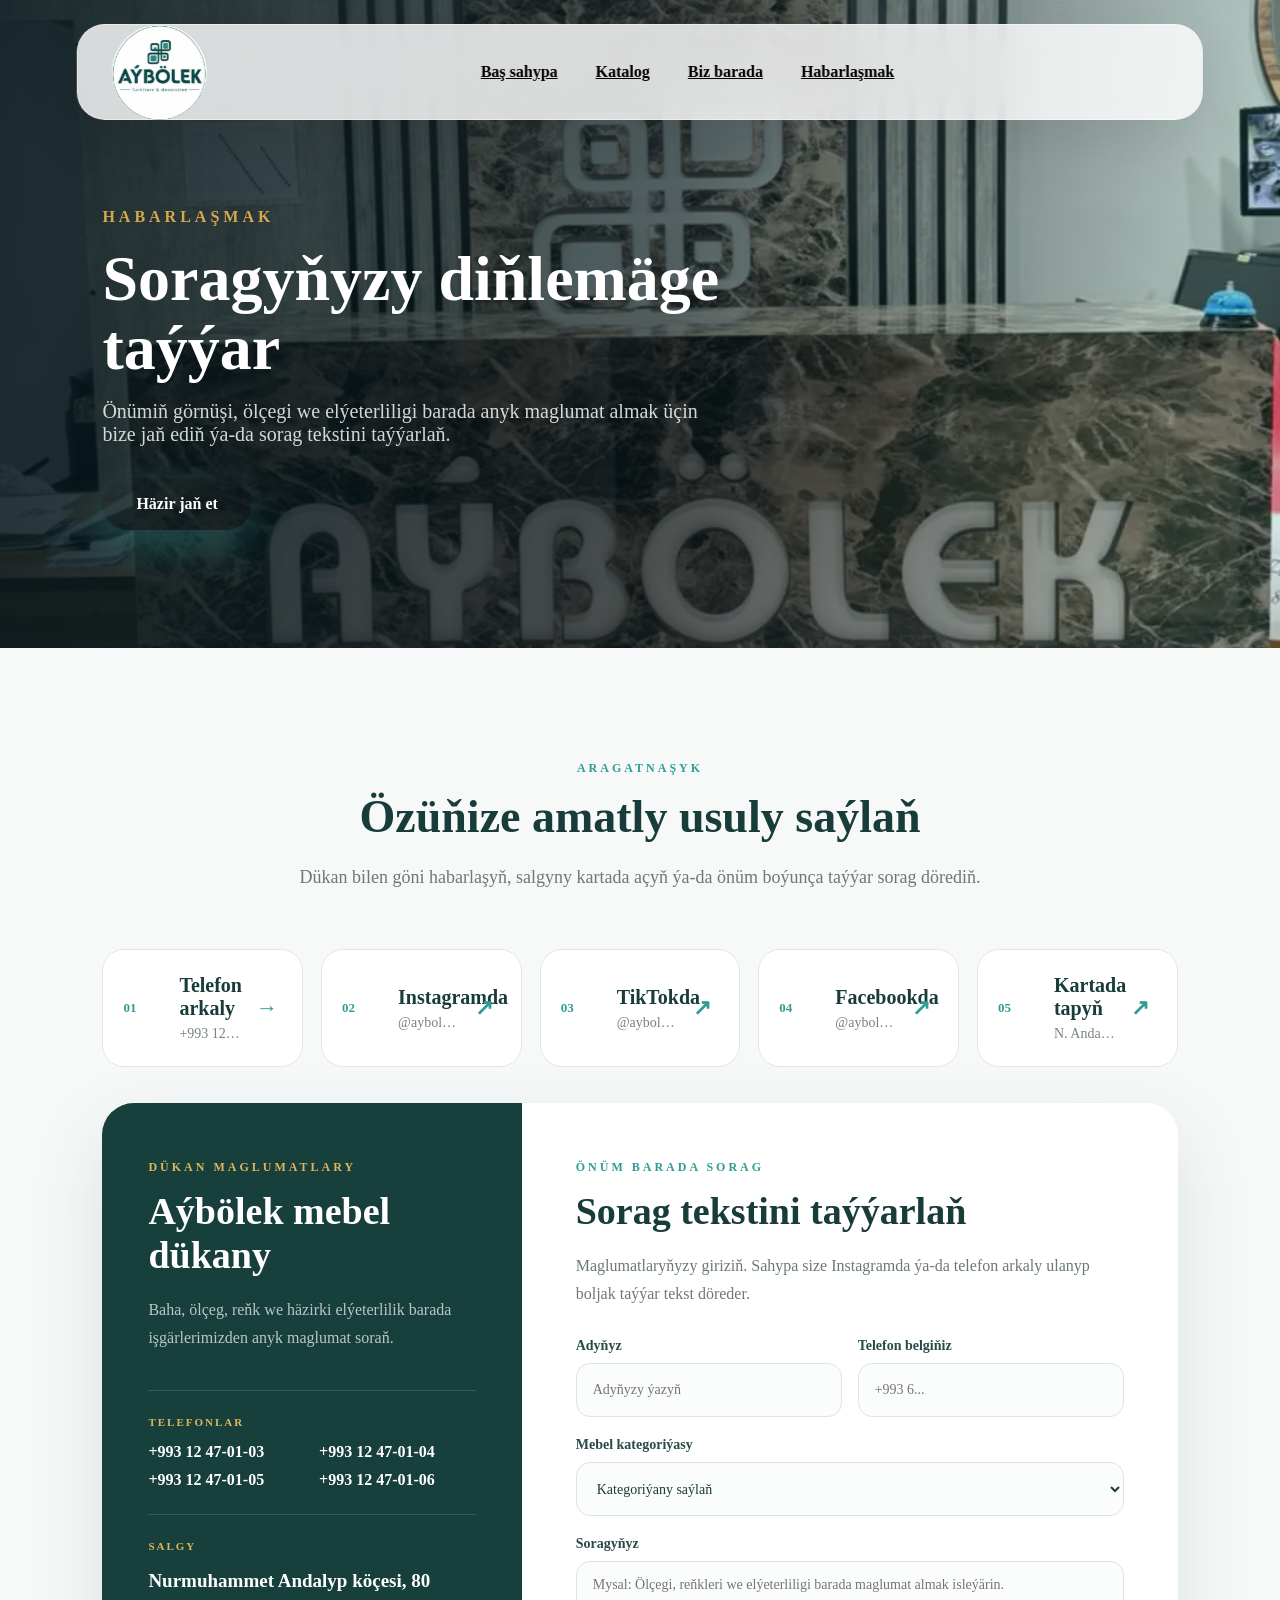
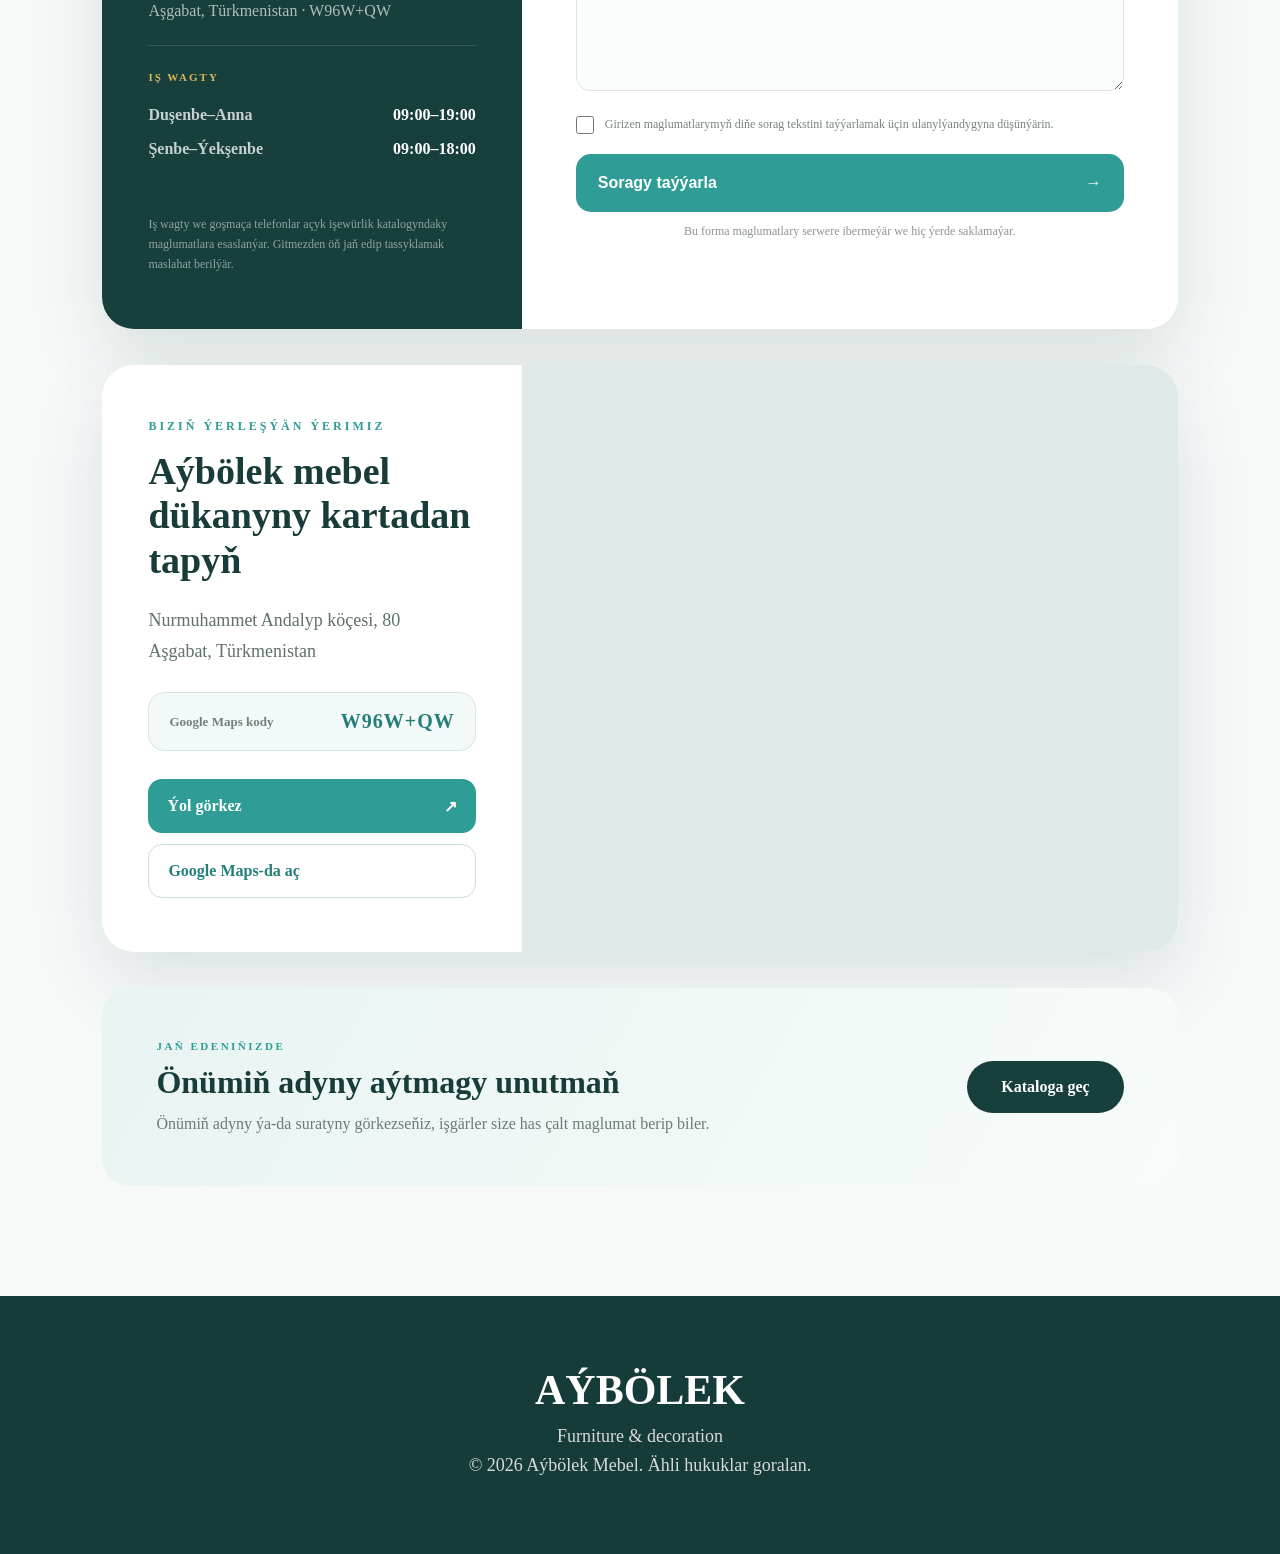
<file: contact.html>
<!DOCTYPE html>
<html lang="tk">
<head>
  <meta charset="UTF-8">
  <meta name="viewport" content="width=device-width, initial-scale=1.0">
  <meta name="description" content="Aýbölek mebel dükany bilen habarlaşyň: telefonlar, salgy, iş wagty, Instagram we önüm boýunça sorag taýýarlamak.">
  <meta name="theme-color" content="#173f3c">
  <link rel="canonical" href="https://stoun05.github.io/aybolek-mebel-v2/contact.html">
  <meta property="og:type" content="website">
  <meta property="og:title" content="Aýbölek Mebel | Habarlaşmak">
  <meta property="og:description" content="Dükana jaň ediň, salgyny kartada açyň ýa-da önüm boýunça sorag taýýarlaň.">
  <meta property="og:image" content="https://stoun05.github.io/aybolek-mebel-v2/images/hero/reception.webp">
  <meta name="twitter:card" content="summary_large_image">
  <title>Aýbölek Mebel | Habarlaşmak</title>
  <link rel="icon" type="image/png" sizes="32x32" href="favicon.png">
  <link rel="apple-touch-icon" href="apple-touch-icon.png">
  <link rel="manifest" href="site.webmanifest">
  <link rel="stylesheet" href="css/style.css">
  <link rel="stylesheet" href="css/catalog.css">
  <link rel="stylesheet" href="css/responsive.css">
  <link rel="stylesheet" href="css/contact.css">
  <link rel="preload" as="image" href="images/hero/reception.webp" fetchpriority="high">
</head>
<body>
  <header class="site-header">
    <a href="index.html" class="logo"><img src="images/logo.webp" alt="Aýbölek Mebel"></a>
    <nav class="navbar" id="navbar">
      <a href="index.html">Baş sahypa</a>
      <a href="katalog.html">Katalog</a>
      <a href="about.html">Biz barada</a>
      <a href="contact.html" class="active">Habarlaşmak</a>
    </nav>
    <div class="header-actions"><button class="menu-btn" id="menuBtn">☰</button></div>
  </header>

  <main>
    <section class="catalog-hero contact-hero">
      <div class="contact-hero-content">
        <span>HABARLAŞMAK</span>
        <h1>Soragyňyzy diňlemäge taýýar</h1>
        <p>Önümiň görnüşi, ölçegi we elýeterliligi barada anyk maglumat almak üçin bize jaň ediň ýa-da sorag tekstini taýýarlaň.</p>
        <a class="btn btn-primary" href="tel:+99312470103">Häzir jaň et</a>
      </div>
    </section>

    <section class="contact-page">
      <div class="contact-heading">
        <span class="contact-eyebrow">ARAGATNAŞYK</span>
        <h2>Özüňize amatly usuly saýlaň</h2>
        <p>Dükan bilen göni habarlaşyň, salgyny kartada açyň ýa-da önüm boýunça taýýar sorag dörediň.</p>
      </div>

      <div class="contact-actions">
        <a class="contact-action-card" href="tel:+99312470103">
          <span class="action-number">01</span>
          <div><h3>Telefon arkaly</h3><p>+993 12 47-01-03</p></div>
          <b>→</b>
        </a>
        <a class="contact-action-card" href="https://www.instagram.com/aybolek_mebel_officiall/" target="_blank" rel="noopener noreferrer">
          <span class="action-number">02</span>
          <div><h3>Instagramda</h3><p>@aybolek_mebel_officiall</p></div>
          <b>↗</b>
        </a>
        <a class="contact-action-card" href="https://www.tiktok.com/@aybolek_mebel_official" target="_blank" rel="noopener noreferrer">
          <span class="action-number">03</span>
          <div><h3>TikTokda</h3><p>@aybolek_mebel_official</p></div>
          <b>↗</b>
        </a>
        <a class="contact-action-card" href="https://www.facebook.com/aybolekmebel/" target="_blank" rel="noopener noreferrer">
          <span class="action-number">04</span>
          <div><h3>Facebookda</h3><p>@aybolekmebel</p></div>
          <b>↗</b>
        </a>
        <a class="contact-action-card" href="https://www.google.com/maps/search/?api=1&amp;query=W96W%2BQW%2C+A%C5%9Fgabat%2C+T%C3%BCrkmenistan" target="_blank" rel="noopener noreferrer">
          <span class="action-number">05</span>
          <div><h3>Kartada tapyň</h3><p>N. Andalyp köçesi, 80</p></div>
          <b>↗</b>
        </a>
      </div>

      <div class="contact-layout">
        <aside class="contact-information">
          <span class="contact-eyebrow light">DÜKAN MAGLUMATLARY</span>
          <h2>Aýbölek mebel dükany</h2>
          <p class="contact-information-intro">Baha, ölçeg, reňk we häzirki elýeterlilik barada işgärlerimizden anyk maglumat soraň.</p>

          <div class="contact-info-block">
            <span>TELEFONLAR</span>
            <div class="contact-phone-list">
              <a href="tel:+99312470103">+993 12 47-01-03</a>
              <a href="tel:+99312470104">+993 12 47-01-04</a>
              <a href="tel:+99312470105">+993 12 47-01-05</a>
              <a href="tel:+99312470106">+993 12 47-01-06</a>
            </div>
          </div>

          <div class="contact-info-block">
            <span>SALGY</span>
            <strong>Nurmuhammet Andalyp köçesi, 80</strong>
            <p>Aşgabat, Türkmenistan · W96W+QW</p>
          </div>

          <div class="contact-info-block">
            <span>IŞ WAGTY</span>
            <div class="working-row"><strong>Duşenbe–Anna</strong><b>09:00–19:00</b></div>
            <div class="working-row"><strong>Şenbe–Ýekşenbe</strong><b>09:00–18:00</b></div>
          </div>

          <p class="contact-source-note">Iş wagty we goşmaça telefonlar açyk işewürlik katalogyndaky maglumatlara esaslanýar. Gitmezden öň jaň edip tassyklamak maslahat berilýär.</p>
        </aside>

        <section class="inquiry-panel" aria-labelledby="inquiry-title">
          <div class="inquiry-heading">
            <span class="contact-eyebrow">ÖNÜM BARADA SORAG</span>
            <h2 id="inquiry-title">Sorag tekstini taýýarlaň</h2>
            <p>Maglumatlaryňyzy giriziň. Sahypa size Instagramda ýa-da telefon arkaly ulanyp boljak taýýar tekst döreder.</p>
          </div>

          <div class="selected-product" id="selectedProduct" hidden>
            <img id="selectedProductImage" src="images/logo.webp" alt="Saýlanan önüm">
            <div><span>SAÝLANAN ÖNÜM</span><strong id="selectedProductName"></strong></div>
            <button type="button" id="clearSelectedProduct" aria-label="Saýlanan önümi aýyr">×</button>
          </div>

          <form class="inquiry-form" id="inquiryForm">
            <div class="form-row">
              <label>Adyňyz
                <input type="text" id="customerName" autocomplete="name" placeholder="Adyňyzy ýazyň" required>
              </label>
              <label>Telefon belgiňiz
                <input type="tel" id="customerPhone" autocomplete="tel" placeholder="+993 6..." required>
              </label>
            </div>

            <label>Mebel kategoriýasy
              <select id="customerCategory" required>
                <option value="">Kategoriýany saýlaň</option>
                <option>Ýumşak mebeller</option>
                <option>Ofis mebelleri</option>
                <option>Ýatylýan otag mebelleri</option>
                <option>Naharhana mebelleri</option>
                <option>Mekdep harytlary</option>
                <option>Başga önüm</option>
              </select>
            </label>

            <label>Soragyňyz
              <textarea id="customerMessage" rows="5" placeholder="Mysal: Ölçegi, reňkleri we elýeterliligi barada maglumat almak isleýärin." required></textarea>
            </label>

            <label class="consent-row">
              <input type="checkbox" id="customerConsent" required>
              <span>Girizen maglumatlarymyň diňe sorag tekstini taýýarlamak üçin ulanylýandygyna düşünýärin.</span>
            </label>

            <button class="inquiry-submit" type="submit">Soragy taýýarla <span>→</span></button>
            <p class="form-help">Bu forma maglumatlary serwere ibermeýär we hiç ýerde saklamaýar.</p>
          </form>

          <div class="message-result" id="messageResult" hidden>
            <div class="message-result-head"><strong>Taýýar sorag teksti</strong><span id="copyStatus" role="status" aria-live="polite"></span></div>
            <pre id="messagePreview"></pre>
            <div class="message-result-actions">
              <button type="button" id="copyMessage">Teksti göçür</button>
              <button type="button" id="shareMessage">Telefonda paýlaş</button>
              <a href="https://www.instagram.com/aybolek_mebel_officiall/" target="_blank" rel="noopener noreferrer">Instagramy aç ↗</a>
              <a href="tel:+99312470103">Göni jaň et</a>
            </div>
          </div>
        </section>
      </div>

      <section class="location-section" aria-labelledby="location-title">
        <div class="location-details">
          <span class="contact-eyebrow">BIZIŇ ÝERLEŞÝÄN ÝERIMIZ</span>
          <h2 id="location-title">Aýbölek mebel dükanyny kartadan tapyň</h2>
          <p class="location-address">Nurmuhammet Andalyp köçesi, 80<br>Aşgabat, Türkmenistan</p>
          <div class="location-code"><span>Google Maps kody</span><strong>W96W+QW</strong></div>
          <div class="location-buttons">
            <a class="location-primary" href="https://www.google.com/maps/dir/?api=1&amp;destination=W96W%2BQW%2C+A%C5%9Fgabat%2C+T%C3%BCrkmenistan" target="_blank" rel="noopener noreferrer">Ýol görkez <span>↗</span></a>
            <a class="location-secondary" href="https://www.google.com/maps/search/?api=1&amp;query=W96W%2BQW%2C+A%C5%9Fgabat%2C+T%C3%BCrkmenistan" target="_blank" rel="noopener noreferrer">Google Maps-da aç</a>
          </div>
        </div>
        <div class="location-map">
          <iframe
            title="Aýbölek mebel dükanynyň Google Maps kartasy"
            src="https://www.google.com/maps?q=W96W%2BQW%2C%20A%C5%9Fgabat%2C%20T%C3%BCrkmenistan&amp;output=embed"
            width="600"
            height="450"
            style="border:0"
            allowfullscreen=""
            loading="lazy"
            referrerpolicy="no-referrer-when-downgrade"></iframe>
        </div>
      </section>

      <section class="contact-reminder">
        <div><span>JAŇ EDENIŇIZDE</span><h2>Önümiň adyny aýtmagy unutmaň</h2><p>Önümiň adyny ýa-da suratyny görkezseňiz, işgärler size has çalt maglumat berip biler.</p></div>
        <a class="btn contact-catalog-btn" href="katalog.html">Kataloga geç</a>
      </section>
    </section>
  </main>

  <footer class="footer"><h2>AÝBÖLEK</h2><p>Furniture &amp; decoration</p><p>© 2026 Aýbölek Mebel. Ähli hukuklar goralan.</p></footer>
  <script src="js/app.js"></script>
  <script src="js/contact.js"></script>
</body>
</html>
</file>
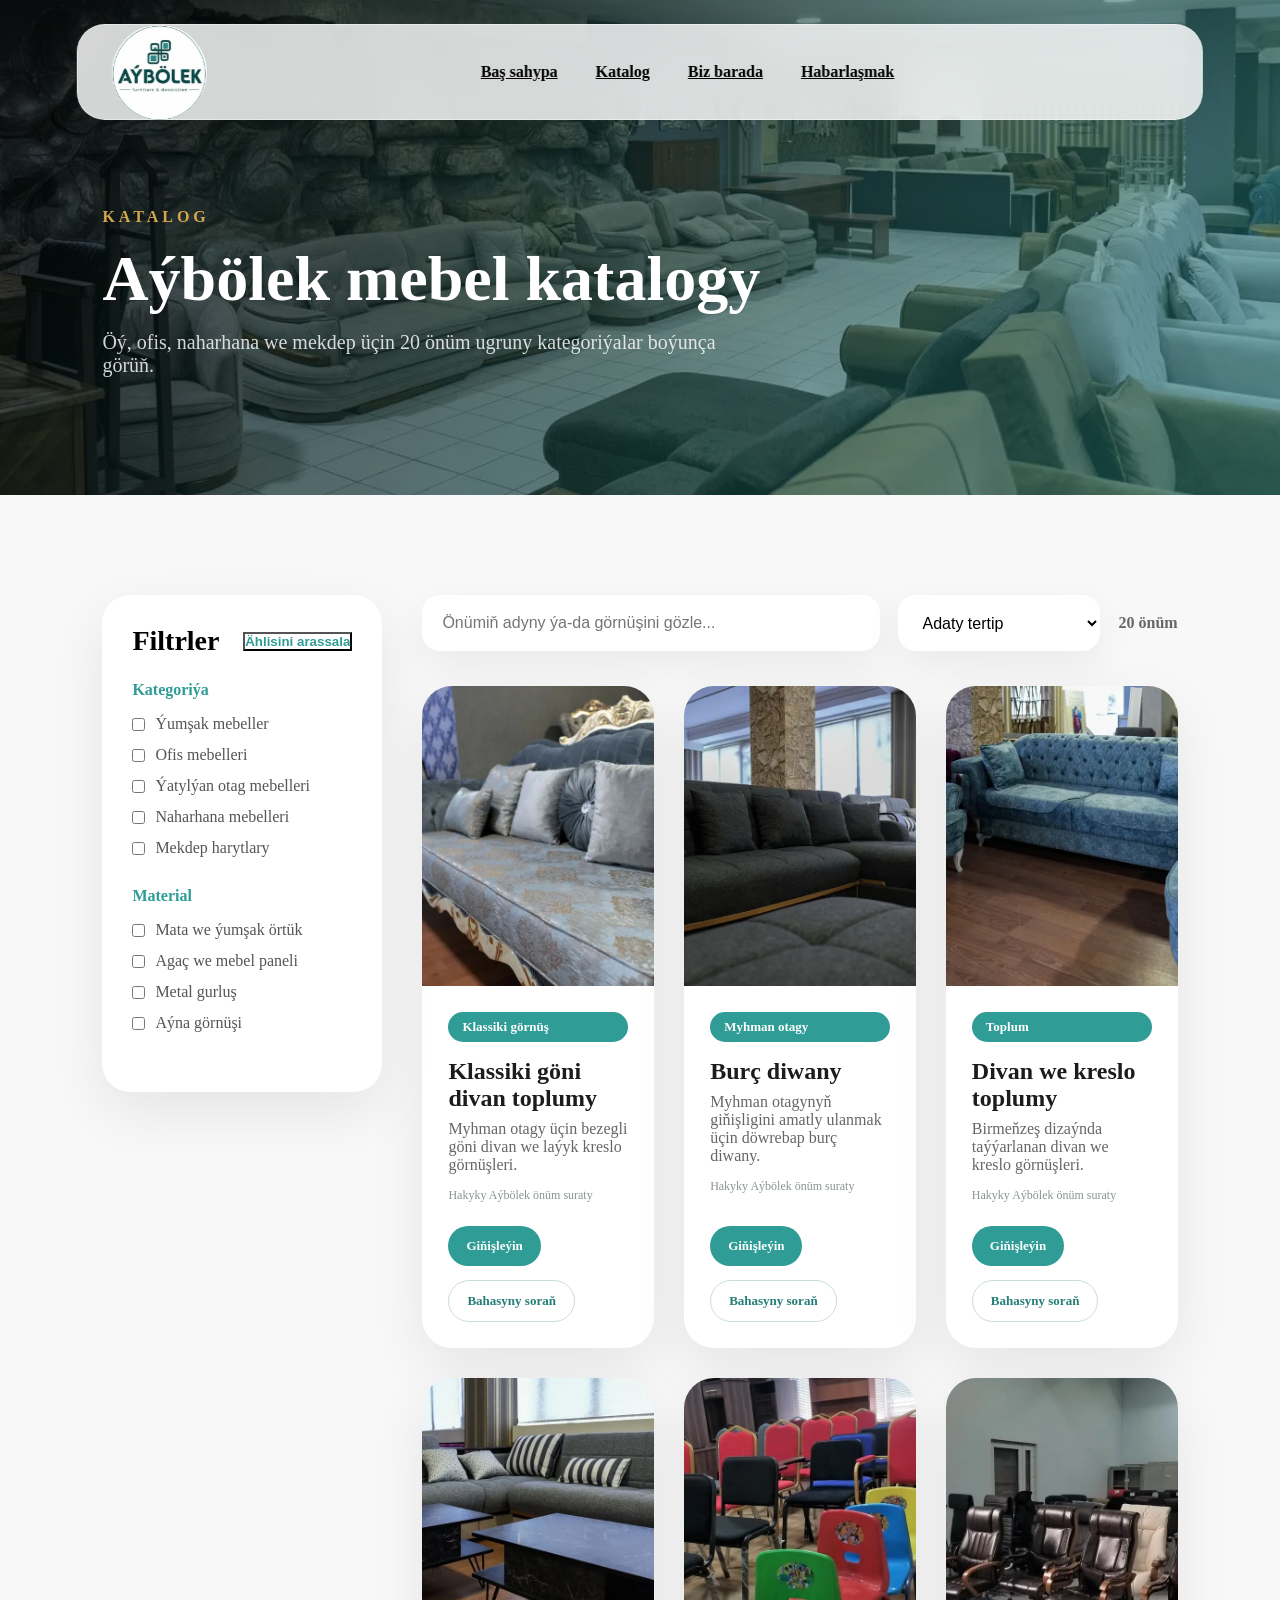
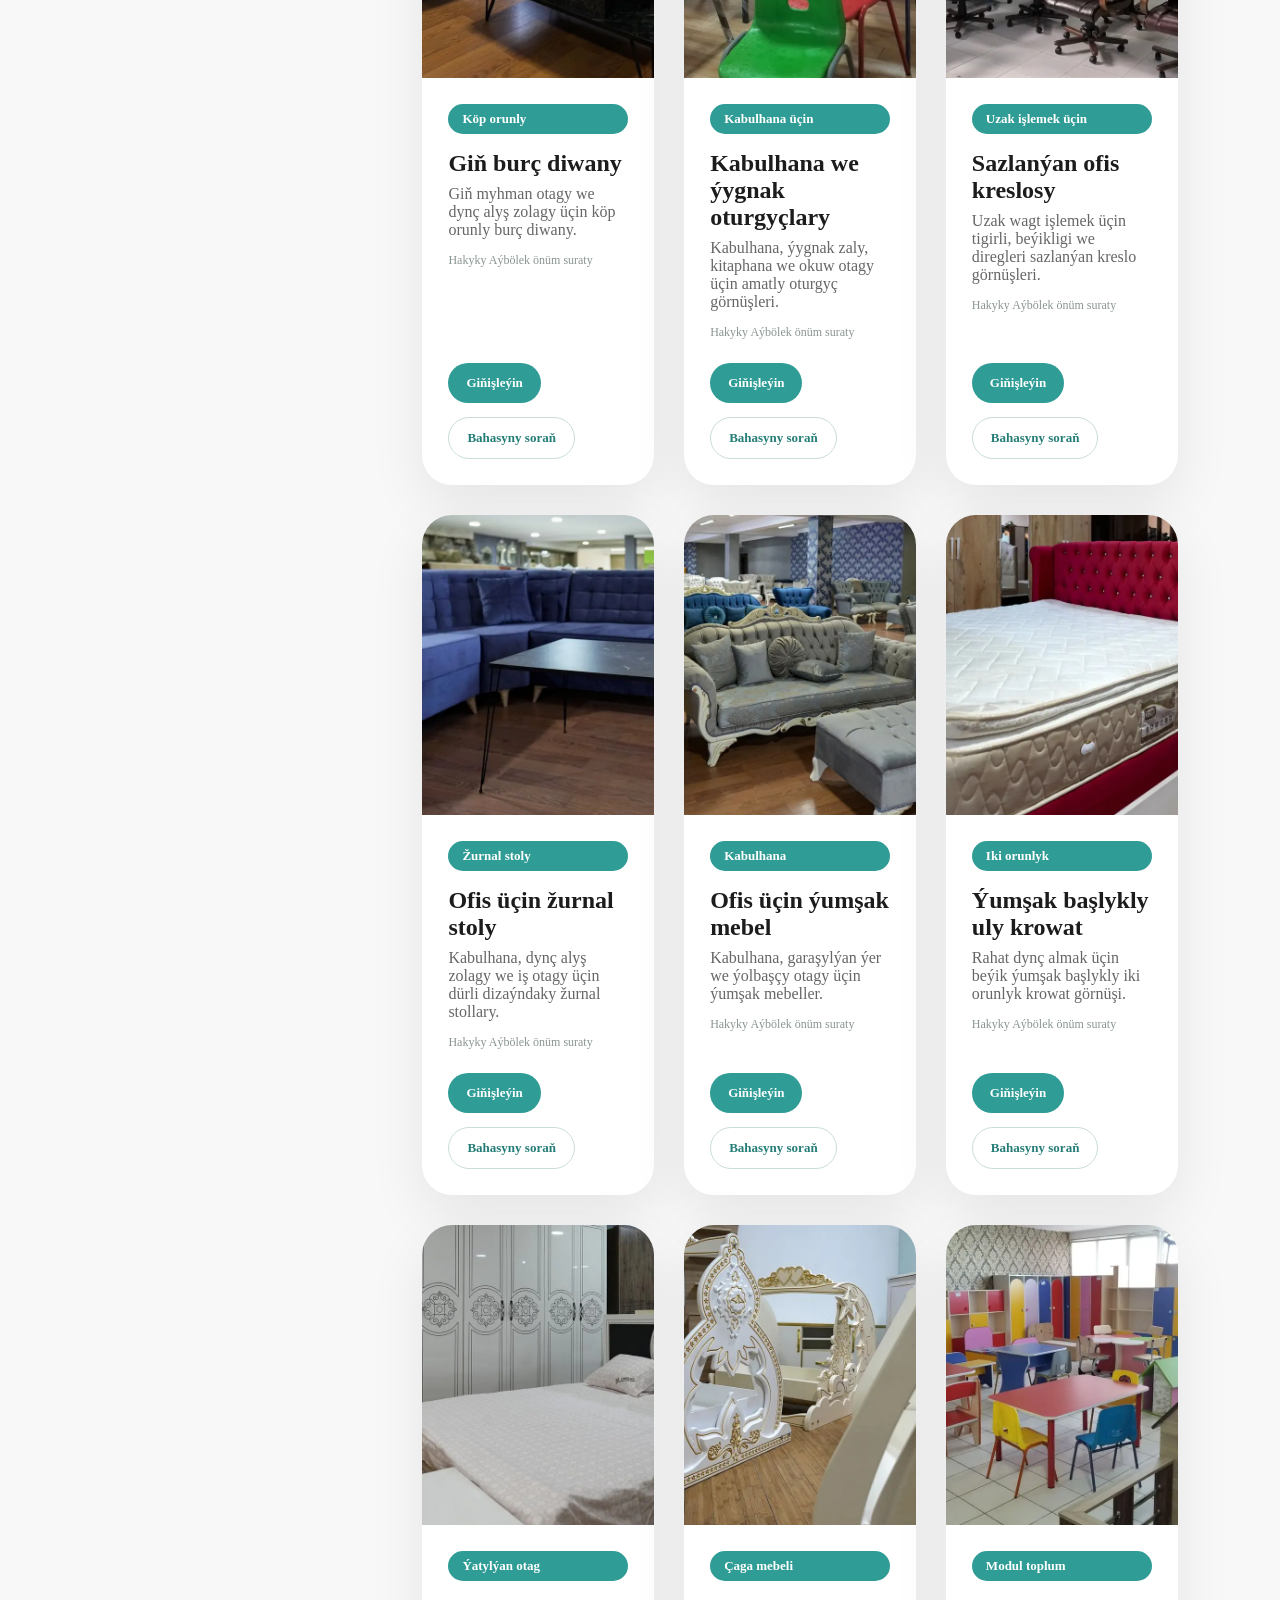
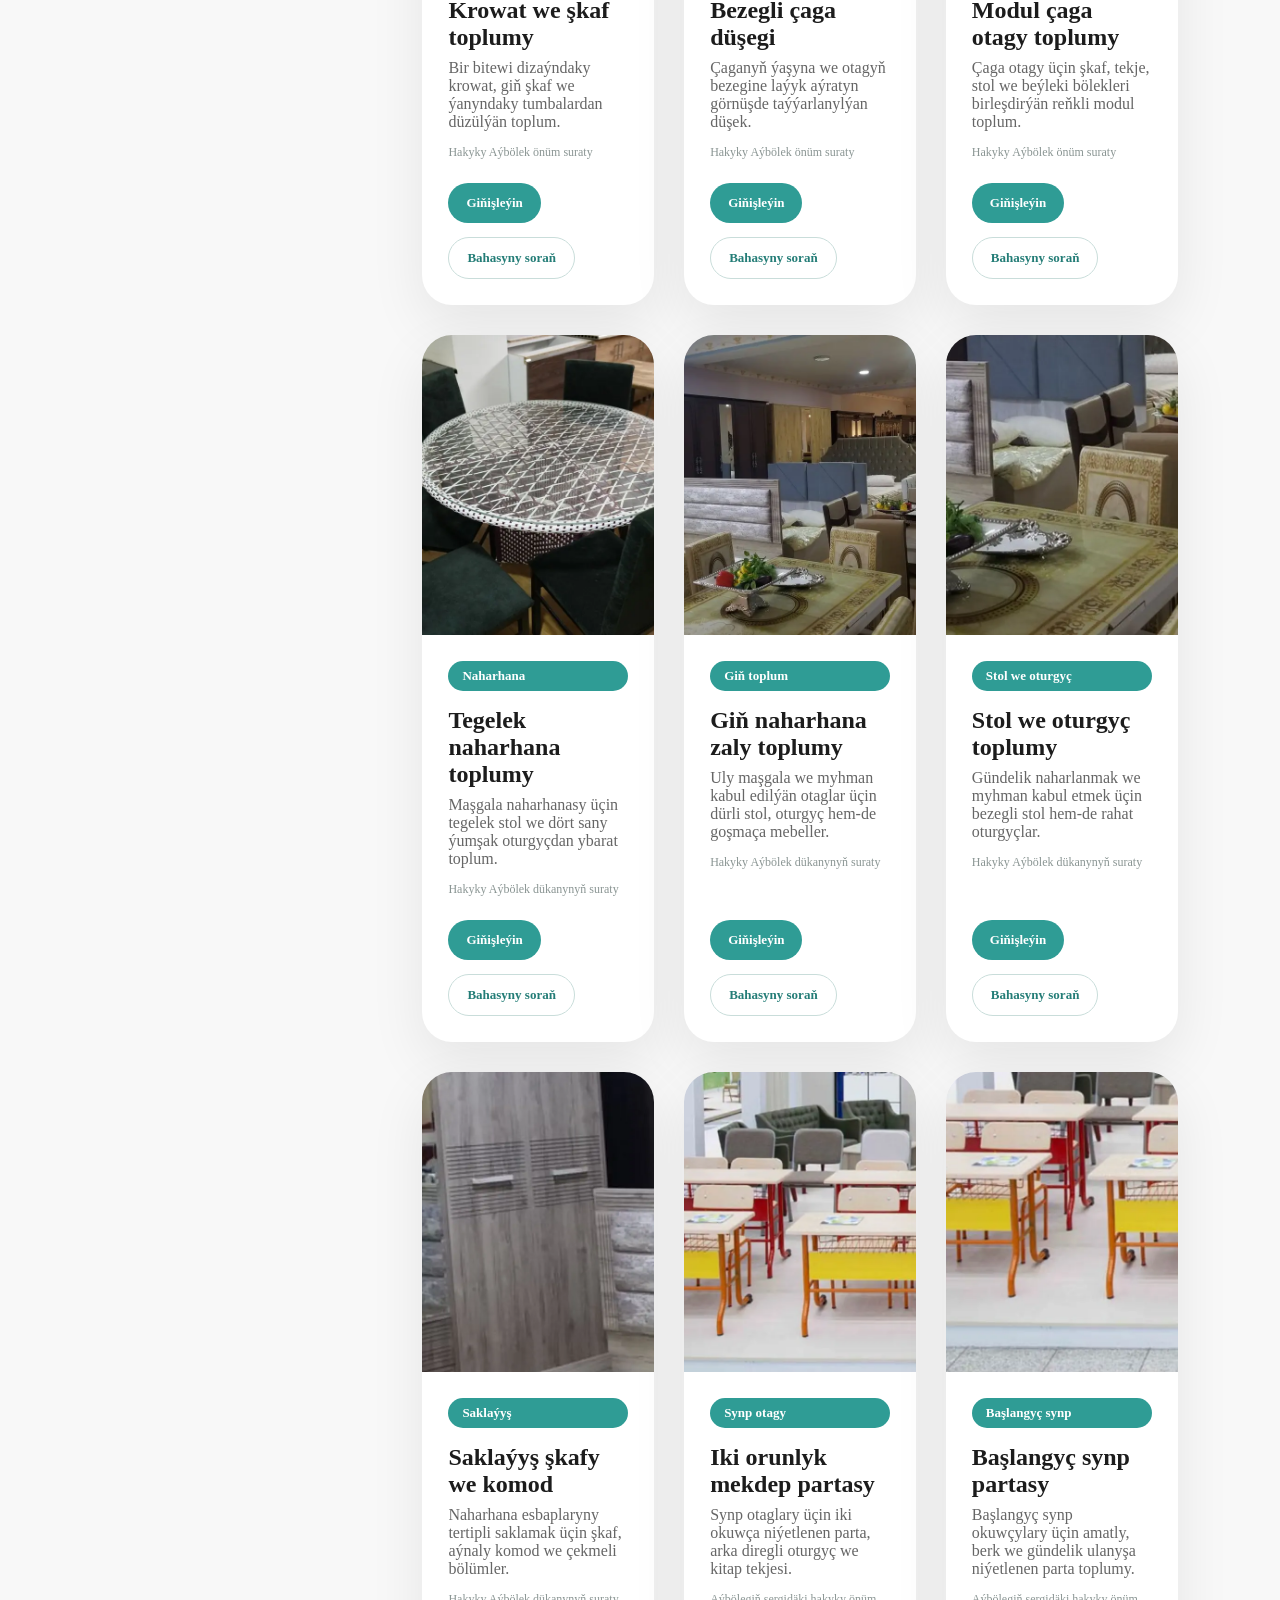
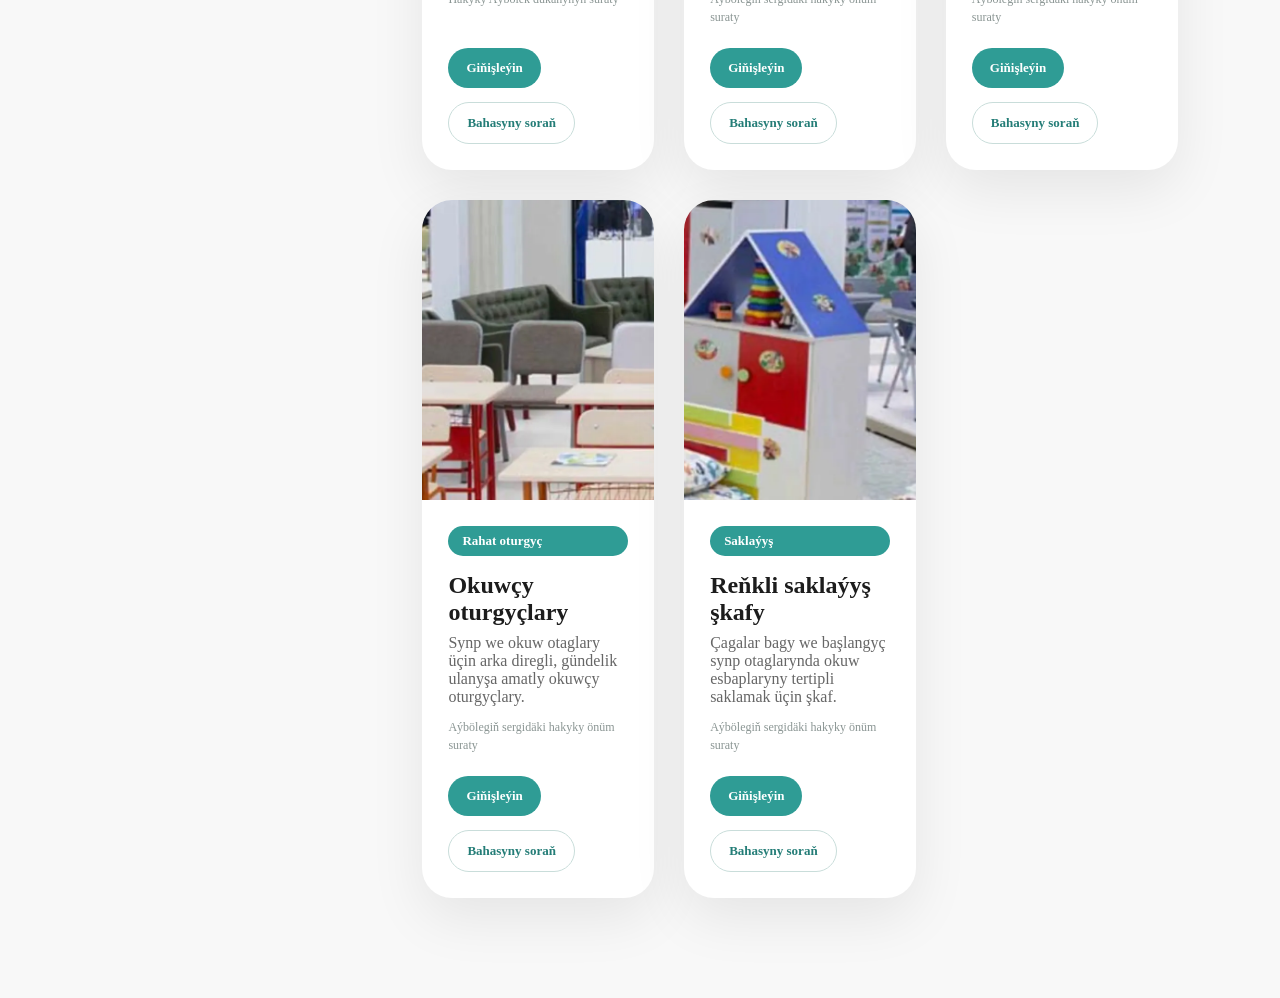
<file: katalog.html>
<!DOCTYPE html>
<html lang="tk">
<head>
  <meta charset="UTF-8" />
  <meta name="viewport" content="width=device-width, initial-scale=1.0" />
  <meta name="description" content="Aýbölek Mebel katalogy: ýumşak, ofis, ýatylýan otag, naharhana mebellerini we mekdep harytlaryny gözläň hem filtrläň." />
  <meta name="theme-color" content="#173f3c" />
  <link rel="canonical" href="https://stoun05.github.io/aybolek-mebel-v2/katalog.html" />
  <meta property="og:type" content="website" />
  <meta property="og:title" content="Aýbölek Mebel katalogy" />
  <meta property="og:description" content="20 mebel önümini kategoriýa we material boýunça gözläň." />
  <meta property="og:image" content="https://stoun05.github.io/aybolek-mebel-v2/images/hero/store-wide.webp" />
  <meta name="twitter:card" content="summary_large_image" />
  <title>Aýbölek Mebel | Katalog</title>
  <link rel="icon" type="image/png" sizes="32x32" href="favicon.png" />
  <link rel="apple-touch-icon" href="apple-touch-icon.png" />
  <link rel="manifest" href="site.webmanifest" />
  <link rel="stylesheet" href="css/style.css" />
  <link rel="stylesheet" href="css/catalog.css" />
  <link rel="stylesheet" href="css/responsive.css" />
</head>

<body>

  <div class="loader" id="loader">
    <div class="loader-content">
      <h2>AÝBÖLEK</h2>
      <p>Premium Furniture</p>
      <div class="loader-line">
        <span></span>
      </div>
    </div>
  </div>

  <header class="site-header">
    <a href="index.html" class="logo">
      <img src="images/logo.webp" alt="Aýbölek Mebel">
    </a>

    <nav class="navbar" id="navbar">
      <a href="index.html">Baş sahypa</a>
      <a href="katalog.html" class="active">Katalog</a>
      <a href="about.html">Biz barada</a>
      <a href="contact.html">Habarlaşmak</a>
    </nav>

    <div class="header-actions">
      <button class="menu-btn" id="menuBtn">☰</button>
    </div>
  </header>

  <main>

    <section class="catalog-hero">
      <div>
        <span>KATALOG</span>
        <h1>Aýbölek mebel katalogy</h1>
        <p>Öý, ofis, naharhana we mekdep üçin 20 önüm ugruny kategoriýalar boýunça görüň.</p>
      </div>
    </section>

    <section class="catalog-page">

      <button class="filter-toggle" id="filterToggle" type="button" aria-expanded="false" aria-controls="filterPanel">☰ Filterleri aç</button>

      <aside class="filter-panel" id="filterPanel">
        <div class="filter-heading">
          <h3>Filtrler <span id="activeFilterCount" hidden>0</span></h3>
          <button id="clearFilters" type="button">Ählisini arassala</button>
        </div>

        <div class="filter-group">
          <h4>Kategoriýa</h4>

          <label>
            <input type="checkbox" value="soft">
            Ýumşak mebeller
          </label>

          <label>
            <input type="checkbox" value="office">
            Ofis mebelleri
          </label>

          <label>
            <input type="checkbox" value="bedroom">
            Ýatylýan otag mebelleri
          </label>

          <label>
            <input type="checkbox" value="dining">
            Naharhana mebelleri
          </label>

          <label>
            <input type="checkbox" value="school">
            Mekdep harytlary
          </label>
        </div>

        <div class="filter-group">
          <h4>Material</h4>

          <label>
            <input type="checkbox" value="fabric" data-filter="material">
            Mata we ýumşak örtük
          </label>

          <label>
            <input type="checkbox" value="wood" data-filter="material">
            Agaç we mebel paneli
          </label>

          <label>
            <input type="checkbox" value="metal" data-filter="material">
            Metal gurluş
          </label>

          <label>
            <input type="checkbox" value="glass" data-filter="material">
            Aýna görnüşi
          </label>
        </div>

      </aside>

      <div class="catalog-content">

        <div class="catalog-toolbar">
          <label class="catalog-search">
            <span class="sr-only">Önüm gözle</span>
            <input type="search" id="catalogSearch" placeholder="Önümiň adyny ýa-da görnüşini gözle..." autocomplete="off" />
          </label>
          <select id="catalogSort" aria-label="Önümleri tertiple">
            <option value="default">Adaty tertip</option>
            <option value="title-asc">Ady boýunça A–Z</option>
            <option value="title-desc">Ady boýunça Z–A</option>
            <option value="category">Kategoriýa boýunça</option>
          </select>
          <span id="catalogCount" aria-live="polite">0 önüm</span>
        </div>

        <div class="catalog-grid" id="catalogGrid" aria-live="polite"></div>
        <div class="no-products" id="catalogEmpty" hidden>
          <h3>Önüm tapylmady</h3>
          <p>Gözleg sözüni üýtgediň ýa-da filtrleri arassalaň.</p>
          <button id="emptyClearFilters" type="button">Filtrleri arassala</button>
        </div>

      </div>

    </section>

  </main>

  <script src="js/app.js"></script>
  <script src="js/catalog.js"></script>

</body>
</html>
</file>
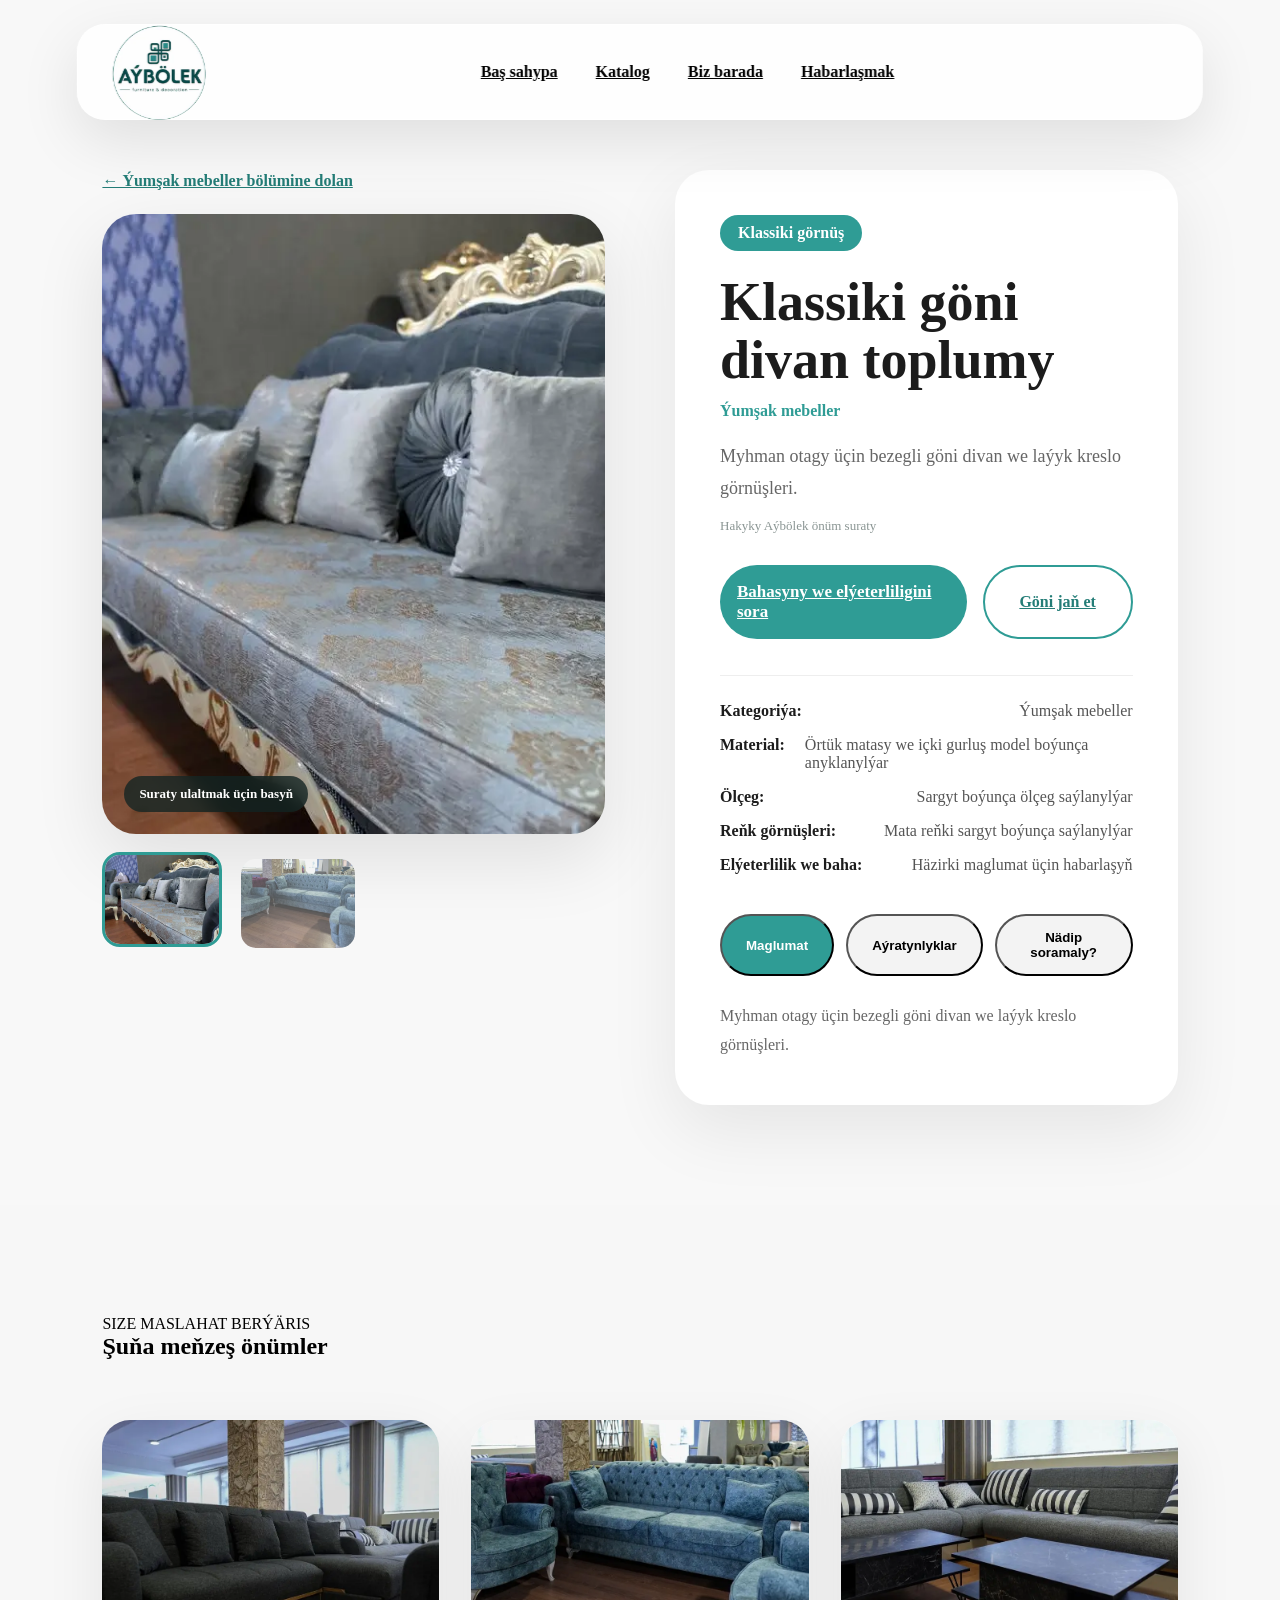
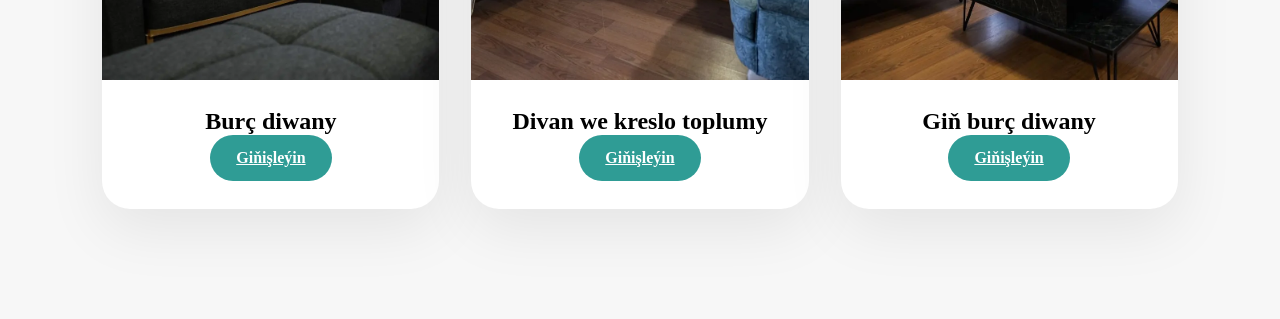
<file: product.html>
<!DOCTYPE html>
<html lang="tk">
<head>
  <meta charset="UTF-8" />
  <meta name="viewport" content="width=device-width, initial-scale=1.0" />
  <meta name="description" id="metaDescription" content="Aýbölek Mebel önüminiň hakyky suratyny, materialyny, ölçegini we reňk görnüşlerini görüň." />
  <meta name="theme-color" content="#173f3c" />
  <link rel="canonical" href="https://stoun05.github.io/aybolek-mebel-v2/product.html" />
  <meta property="og:type" content="product" />
  <meta property="og:title" id="ogTitle" content="Aýbölek Mebel | Önüm" />
  <meta property="og:description" id="ogDescription" content="Önüm maglumatlaryny görüň we bahasyny soraň." />
  <meta property="og:image" id="ogImage" content="https://stoun05.github.io/aybolek-mebel-v2/images/hero/store-wide.webp" />
  <meta name="twitter:card" content="summary_large_image" />
  <title>Aýbölek Mebel | Önüm</title>
  <link rel="icon" type="image/png" sizes="32x32" href="favicon.png" />
  <link rel="apple-touch-icon" href="apple-touch-icon.png" />
  <link rel="manifest" href="site.webmanifest" />
  <link rel="stylesheet" href="css/style.css" />
  <link rel="stylesheet" href="css/product.css" />
  <link rel="stylesheet" href="css/responsive.css" />
</head>

<body>

  <header class="site-header">
    <a href="index.html" class="logo">
      <img src="images/logo.webp" alt="Aýbölek Mebel">
    </a>

    <nav class="navbar" id="navbar">
      <a href="index.html">Baş sahypa</a>
      <a href="katalog.html">Katalog</a>
      <a href="about.html">Biz barada</a>
      <a href="contact.html">Habarlaşmak</a>
    </nav>

    <div class="header-actions">
      <button class="menu-btn" id="menuBtn">☰</button>
    </div>
  </header>

  <main>

    <section class="product-page">

      <div class="product-gallery">
        <a class="back-to-catalog" id="backToCatalog" href="katalog.html">← Kataloga dolan</a>
        <div class="main-product-image" role="button" tabindex="0" aria-label="Önümiň suratyny ulalt">
          <img id="mainProductImg" src="images/showroom/soft-furniture-showroom.webp" alt="Ýumşak mebel kolleksiýasy" title="Suraty ulaltmak üçin basyň">
          <span class="zoom-hint">Suraty ulaltmak üçin basyň</span>
        </div>

        <div class="thumbs">
          <img class="active-thumb" src="images/showroom/soft-furniture-showroom.webp" alt="Ýumşak mebel kolleksiýasy">
        </div>
      </div>

      <div class="product-details">
        <span class="product-badge">Dükandaky kolleksiýa</span>

        <h1>Ýumşak mebel kolleksiýasy</h1>

        <p class="product-category" id="productCategory">Myhman otagy</p>

        <p class="product-description">
          Myhman otagy üçin dürli ölçegdäki divanlar, kreslolar we toplumlar.
        </p>

        <p class="product-photo-note" id="productPhotoNote">Önüm suraty</p>

        <div class="product-actions-detail">
          <a class="add-cart detail-cart" id="productContactLink" href="contact.html">Bahasyny we elýeterliligini sora</a>
          <a class="detail-call" href="tel:+99312470103" aria-label="Aýbölek mebel dükanyna jaň et">Göni jaň et</a>
        </div>

        <div class="product-features">
          <div>
            <strong>Kategoriýa:</strong>
            <span id="featureCategory">Myhman otagy</span>
          </div>

          <div>
            <strong>Material:</strong>
            <span id="featureMaterial">Takyk maglumat üçin habarlaşyň</span>
          </div>

          <div>
            <strong>Ölçeg:</strong>
            <span id="featureDimensions">Takyk maglumat üçin habarlaşyň</span>
          </div>

          <div>
            <strong>Reňk görnüşleri:</strong>
            <span id="featureColors">Takyk maglumat üçin habarlaşyň</span>
          </div>

          <div>
            <strong>Elýeterlilik we baha:</strong>
            <span>Häzirki maglumat üçin habarlaşyň</span>
          </div>
        </div>

      <div class="product-tabs">
        <button class="tab-btn active" data-tab="info">Maglumat</button>
        <button class="tab-btn" data-tab="features">Aýratynlyklar</button>
        <button class="tab-btn" data-tab="contact-info">Nädip soramaly?</button>
      </div>

      <div class="tab-content active" id="info">
        <p>
          Önümiň giňişleýin beýany şu ýerde görkezilýär.
        </p>
      </div>

      <div class="tab-content" id="features">
        <ul>
          <li>Material maglumatlary satyjydan anyklanylýar</li>
          <li>Ölçeg maglumatlary satyjydan anyklanylýar</li>
          <li>Reňk we görnüşler satyjydan anyklanylýar</li>
        </ul>
      </div>

      <div class="tab-content" id="contact-info">
        <p>“Bahasyny we elýeterliligini sora” düwmesine basyň. Önümiň ady habarlaşmak sahypasyna awtomatik geçirilýär. Şeýle hem “Göni jaň et” düwmesi bilen dükana jaň edip bilersiňiz.</p>
      </div>

      </div>

    </section>

    <section class="related-products">

    <div class="section-title">

        <span>SIZE MASLAHAT BERÝÄRIS</span>

        <h2>Şuňa meňzeş önümler</h2>

    </div>

    <div class="related-grid" id="relatedGrid"></div>

</section>

  </main>

  <div class="gallery-modal" id="galleryModal">
  <button class="gallery-close" id="galleryClose" aria-label="Uly suraty ýap">×</button>
  <img id="galleryImg" alt="Ulaldylan önüm suraty">
  </div>

  <script src="js/app.js"></script>
  <script src="js/product.js"></script>

</body>
</html>
</file>
<file: css/style.css>
/* HEADER */

*{
    margin: 0;
    padding: 0;
    box-sizing: border-box;
}

html,
body{
    width: 100%;
    overflow-x: hidden;
}

body{
    margin: 0;
    padding: 0;
}

.hero{
    width: 100%;
    min-height: 100vh;
    margin: 0;
}

.site-header{
  position:fixed;
  top:24px;
  left:50%;
  transform:translateX(-50%);
  width:88%;
  height:96px;
  padding:0 34px;
  background:rgba(255,255,255,.82);
  backdrop-filter:blur(22px);
  border:1px solid rgba(255,255,255,.45);
  border-radius:28px;
  box-shadow:0 20px 60px rgba(0,0,0,.10);
  display:flex;
  align-items:center;
  justify-content:space-between;
  z-index:999;
  transition:.35s ease;
}

.site-header.header-scrolled{
  top:12px;
  height:72px;
  background:rgba(255,255,255,.94);
  box-shadow:0 18px 45px rgba(0,0,0,.14);
}

.logo{
  font-size:34px;
  font-weight:900;
  color:var(--primary);
  letter-spacing:2px;
  line-height:1;
}

.logo span{
  display:block;
  font-size:11px;
  letter-spacing:7px;
  color:var(--secondary);
  margin-top:8px;
}

.navbar{
  display:flex;
  align-items:center;
  gap:38px;
}

.navbar a{
  position:relative;
  font-weight:700;
  color:var(--dark);
  transition:.3s;
}

.navbar a::after{
  content:"";
  position:absolute;
  left:0;
  bottom:-8px;
  width:0;
  height:3px;
  border-radius:20px;
  background:var(--primary);
  transition:.3s;
}

.navbar a:hover,
.navbar a.active{
  color:var(--primary);
}

.navbar a:hover::after,
.navbar a.active::after{
  width:100%;
}

.header-actions{
  display:flex;
  align-items:center;
  gap:12px;
}

.icon-btn,
.menu-btn{
  width:44px;
  height:44px;
  border-radius:50%;
  background:rgba(47,156,149,.08);
  font-size:20px;
  display:flex;
  align-items:center;
  justify-content:center;
  transition:.3s;
}

.icon-btn:hover,
.menu-btn:hover{
  background:var(--primary);
  color:white;
  transform:translateY(-3px);
}

.menu-btn{
  display:none;
}

.logo{
  display:flex;
  align-items:center;
  justify-content:center;
}

.logo img{
  width:95px;
  height:95px;
  object-fit:contain;
  border-radius:50%;
}

.btn{
  position:relative;
  overflow:hidden;
  display:inline-flex;
  align-items:center;
  justify-content:center;
  padding:17px 34px;
  border-radius:100px;
  font-weight:800;
  text-decoration:none;
  transition:.35s;
}

.btn-primary{
  background:var(--primary);
  color:#fff;
  box-shadow:0 18px 40px rgba(47,156,149,.35);
}

.btn-primary:hover{
  transform:translateY(-4px);
  background:#247f79;
}

.btn-outline{
  border:1px solid rgba(255,255,255,.6);
  color:#fff;
  background:rgba(255,255,255,.08);
  backdrop-filter:blur(12px);
}

.btn-outline:hover{
  background:#fff;
  color:#111;
}

.cart-icon{

position:relative;

display:flex;

align-items:center;

justify-content:center;

}

.cart-count{

position:absolute;

top:-8px;

right:-8px;

width:20px;

height:20px;

border-radius:50%;

background:#2f9c95;

color:white;

font-size:12px;

display:flex;

align-items:center;

justify-content:center;

font-weight:700;

}

.cart-btn{
  position:relative;
}

.cart-count{
  position:absolute;
  top:-6px;
  right:-6px;
  width:20px;
  height:20px;
  border-radius:50%;
  background:#2f9c95;
  color:white;
  font-size:12px;
  display:flex;
  align-items:center;
  justify-content:center;
  font-weight:700;
}

.cart-overlay{
  position:fixed;
  inset:0;
  background:rgba(0,0,0,.45);
  opacity:0;
  visibility:hidden;
  transition:.3s;
  z-index:998;
}

.cart-overlay.show{
  opacity:1;
  visibility:visible;
}

.cart-drawer{
  position:fixed;
  top:0;
  right:-420px;
  width:400px;
  max-width:90%;
  height:100vh;
  background:white;
  z-index:999;
  padding:28px;
  box-shadow:-20px 0 60px rgba(0,0,0,.18);
  transition:.35s;
}

.cart-drawer.show{
  right:0;
}

.cart-drawer-header{
  display:flex;
  justify-content:space-between;
  align-items:center;
  margin-bottom:30px;
}

.cart-drawer-header button{
  width:40px;
  height:40px;
  border-radius:50%;
  font-size:26px;
}

.empty-cart{
  color:#777;
}

.cart-footer{
  position:absolute;
  left:28px;
  right:28px;
  bottom:28px;
}

.cart-total{
  display:flex;
  justify-content:space-between;
  margin-bottom:18px;
  font-size:20px;
}

.checkout-btn{
  width:100%;
  padding:16px;
  border-radius:100px;
  background:#2f9c95;
  color:white;
  font-weight:800;
}

.cart-item{
  display:flex;
  align-items:center;
  justify-content:space-between;
  gap:16px;
  padding:16px 0;
  border-bottom:1px solid #eee;
}

.cart-item h4{
  font-size:16px;
  color:#222;
}

.cart-item p{
  color:#2f9c95;
  font-weight:800;
}

.remove-item{
  width:34px;
  height:34px;
  border-radius:50%;
  background:#f3f3f3;
  font-size:22px;
}

.checkout-modal{
  position:fixed;
  inset:0;
  background:rgba(0,0,0,.5);
  backdrop-filter:blur(10px);
  display:none;
  align-items:center;
  justify-content:center;
  z-index:1000;
}

.checkout-modal.show{
  display:flex;
}

.checkout-box{
  width:460px;
  max-width:92%;
  background:white;
  padding:34px;
  border-radius:28px;
  position:relative;
}

.close-checkout{
  position:absolute;
  top:18px;
  right:18px;
  width:38px;
  height:38px;
  border-radius:50%;
  font-size:24px;
}

.checkout-box h2{
  margin-bottom:24px;
}

.checkout-box input,
.checkout-box textarea{
  width:100%;
  margin-bottom:14px;
  padding:16px;
  border:1px solid #ddd;
  border-radius:16px;
  outline:none;
  font-size:16px;
}

.checkout-box textarea{
  min-height:110px;
  resize:none;
}

.send-order{
  width:100%;
  padding:16px;
  border-radius:100px;
  background:#2f9c95;
  color:white;
  font-weight:800;
}

.loader{
  position:fixed;
  inset:0;
  background:#ffffff;
  z-index:20000;
  display:flex;
  align-items:center;
  justify-content:center;
  transition:.7s ease;
}

.loader.hide{
  opacity:0;
  visibility:hidden;
}

.loader-content{
  text-align:center;
}

.loader-content h2{
  font-size:44px;
  color:#2f9c95;
  letter-spacing:3px;
}

.loader-content p{
  margin-top:8px;
  color:#d5a84d;
  letter-spacing:5px;
  font-weight:700;
}

.loader-line{
  width:220px;
  height:5px;
  background:#eee;
  border-radius:20px;
  overflow:hidden;
  margin:28px auto 0;
}

.loader-line span{
  display:block;
  width:45%;
  height:100%;
  background:#2f9c95;
  border-radius:20px;
  animation:loadingMove 1s infinite ease-in-out;
}

@keyframes loadingMove{
  0%{
    transform:translateX(-100%);
  }

  100%{
    transform:translateX(240%);
  }
}

.cursor-glow{
    position:fixed;
    width:320px;
    height:320px;

    border-radius:50%;

    pointer-events:none;

    background:radial-gradient(
        circle,
        rgba(47,156,149,.18),
        transparent 70%
    );

    transform:translate(-50%,-50%);

    z-index:0;

    transition:
        left .08s linear,
        top .08s linear;
}

.ripple{

    position:absolute;

    border-radius:50%;

    transform:scale(0);

    background:rgba(255,255,255,.45);

    animation:ripple .6s linear;

    pointer-events:none;

}

@keyframes ripple{

    to{

        transform:scale(12);

        opacity:0;

    }

}

html{
  scroll-behavior:smooth;
}

.loader{

    position:fixed;

    inset:0;

    background:white;

    display:flex;

    flex-direction:column;

    justify-content:center;

    align-items:center;

    z-index:999999;

    transition:.6s;

}

.loader.hide{

    opacity:0;

    visibility:hidden;

}

.loader-logo img{

    width:130px;

    margin-bottom:35px;

    animation:logoFloat 2s infinite;

}

.loader-line{

    width:220px;

    height:6px;

    background:#eee;

    border-radius:50px;

    overflow:hidden;

}

.loader-line::before{

    content:"";

    display:block;

    width:0;

    height:100%;

    background:#2f9c95;

    animation:loading 2s linear forwards;

}

@keyframes loading{

    from{

        width:0;

    }

    to{

        width:100%;

    }

}

@keyframes logoFloat{

    0%{

        transform:translateY(0);

    }

    50%{

        transform:translateY(-10px);

    }

    100%{

        transform:translateY(0);

    }

}

.toast{
  position:fixed;
  right:30px;
  bottom:30px;
  background:#2f9c95;
  color:white;
  padding:16px 24px;
  border-radius:16px;
  box-shadow:0 20px 50px rgba(0,0,0,.18);
  font-weight:700;
  z-index:30000;
  opacity:0;
  transform:translateY(30px);
  visibility:hidden;
  transition:.35s;
}

.toast.show{
  opacity:1;
  transform:translateY(0);
  visibility:visible;
}

.loading{

    pointer-events:none;

    opacity:.8;

}

.spinner{

    width:18px;

    height:18px;

    border:3px solid rgba(255,255,255,.4);

    border-top:3px solid white;

    border-radius:50%;

    display:inline-block;

    animation:spin .8s linear infinite;

}

@keyframes spin{

    from{

        transform:rotate(0deg);

    }

    to{

        transform:rotate(360deg);

    }

}

.footer{
    padding:70px 20px;
    background:#163c39;
    color:#fff;
    text-align:center;
}

.footer h2{
    font-size:42px;
    margin-bottom:12px;
    color:#fff;
}

.footer p{
    color:#d9d9d9;
    font-size:18px;
    margin:8px 0;
}

.back-top{
  position:fixed;
  right:24px;
  bottom:24px;
  z-index:900;
  width:48px;
  height:48px;
  display:grid;
  place-items:center;
  border:0;
  border-radius:50%;
  background:#2f9c95;
  color:white;
  font-size:22px;
  font-weight:900;
  box-shadow:0 14px 36px rgba(18,58,55,.28);
  cursor:pointer;
  opacity:0;
  visibility:hidden;
  transform:translateY(14px);
  transition:opacity .25s ease,transform .25s ease,visibility .25s ease,background .25s ease;
}

.back-top.show{
  opacity:1;
  visibility:visible;
  transform:translateY(0);
}

.back-top:hover{
  background:#247d77;
  transform:translateY(-3px);
}

@media (max-width:680px){
  .back-top{
    right:16px;
    bottom:16px;
    width:44px;
    height:44px;
  }
}
</file>
<file: css/home.css>
.hero{
  min-height:100vh;
  padding:230px 8% 100px;
  display:flex;
  align-items:center;
  position:relative;
  overflow:hidden;
  isolation:isolate;
  background:#153f4d;
  color:white;
  margin:0;
  width:100%;
}

.hero::after{
  content:"";
  position:absolute;
  inset:0;
  z-index:-1;
  background:linear-gradient(100deg, rgba(5,20,26,.82) 0%, rgba(5,20,26,.62) 48%, rgba(47,156,149,.2) 100%);
  pointer-events:none;
}

.hero-slides{
  position:absolute;
  inset:0;
  z-index:-2;
}

.hero-slide{
  position:absolute;
  inset:0;
  width:100%;
  height:100%;
  object-fit:cover;
  object-position:center 48%;
  opacity:0;
  transform:scale(1.035);
  transition:opacity .8s ease, transform 5s ease;
}

.hero-slide.active{
  opacity:1;
  transform:scale(1);
}

.hero-slide:nth-child(2){
  object-position:center 55%;
}

.hero-slide:nth-child(3){
  object-position:center 39%;
}

.hero-slide:nth-child(4){
  object-position:center 56%;
}

.hero-content{
  max-width:760px;
  position:relative;
  z-index:2;
}

.hero-badge{
  display:inline-block;
  padding:12px 22px;
  border-radius:50px;
  border:1px solid rgba(255,255,255,.35);
  margin-bottom:28px;
  backdrop-filter:blur(12px);
}

.hero h1{
  font-size:76px;
  line-height:1.05;
  margin-bottom:28px;
  max-width:850px;
}

.hero p{
  max-width:620px;
  font-size:20px;
  color:rgba(255,255,255,.85);
  margin-bottom:40px;
}

.hero-buttons{
  display:flex;
  align-items:center;
  gap:18px;
  margin-top:30px;
}

.section-title{
  text-align:center;
  max-width:760px;
  margin:0 auto 60px;
}

.section-title span{
  color:var(--secondary);
  font-weight:800;
  text-transform:uppercase;
  letter-spacing:3px;
}

.section-title h2{
  font-size:46px;
  color:var(--dark);
  margin:12px 0;
}

.section-title p{
  font-size:18px;
  color:#666;
}

.product-grid{
    display:grid;
    grid-template-columns:repeat(3,minmax(0,1fr));
    gap:35px;
    margin-top:70px;
}

.products{
    padding:120px 8%;
    background:#f8f8f8;
}

.home-product-actions{
  display:flex;
  align-items:center;
  gap:10px;
  flex-wrap:wrap;
  margin-top:auto;
}

.products .product-info{
  display:flex;
  flex:1;
  flex-direction:column;
}

.home-product-contact{
  padding:13px 18px;
  border:1px solid #bcd9d5;
  border-radius:50px;
  color:#247d77;
  font-size:13px;
  font-weight:800;
  transition:.3s;
}

.home-product-contact:hover{
  border-color:#2f9c95;
  background:#edf7f6;
  transform:translateY(-3px);
}

.products-catalog-link{
  margin-top:48px;
  text-align:center;
}

.products-catalog-link a{
  display:inline-flex;
  align-items:center;
  gap:14px;
  padding:16px 26px;
  border-radius:50px;
  background:#173f3c;
  color:white;
  font-weight:900;
  transition:.3s;
}

.products-catalog-link a:hover{
  background:#2f9c95;
  transform:translateY(-4px);
}

.showroom-section{
  padding:120px 8%;
  background:#fff;
}

.showroom-heading{
  display:grid;
  grid-template-columns:minmax(0,1.15fr) minmax(300px,.85fr);
  align-items:end;
  gap:54px;
  margin-bottom:48px;
}

.showroom-heading span,
.social-follow > div:first-child > span{
  color:var(--secondary);
  font-weight:800;
  letter-spacing:3px;
}

.showroom-heading h2,
.social-follow h2{
  max-width:760px;
  margin-top:12px;
  color:var(--dark);
  font-size:46px;
  line-height:1.12;
}

.showroom-heading p,
.social-follow p{
  color:#667072;
  font-size:17px;
  line-height:1.75;
}

.showroom-grid{
  display:grid;
  grid-template-columns:repeat(12,minmax(0,1fr));
  grid-auto-rows:310px;
  gap:22px;
}

.showroom-card{
  grid-column:span 4;
  position:relative;
  overflow:hidden;
  border-radius:28px;
  background:#123942;
  box-shadow:0 18px 48px rgba(10,39,45,.14);
}

.showroom-card-wide{
  grid-column:span 8;
}

.showroom-card-tall{
  grid-column:span 8;
}

.showroom-card img{
  width:100%;
  height:100%;
  object-fit:cover;
  display:block;
  transition:transform .55s ease;
}

.showroom-card::after{
  content:"";
  position:absolute;
  inset:0;
  background:linear-gradient(to top,rgba(4,21,25,.9),rgba(4,21,25,.05) 68%);
  pointer-events:none;
}

.showroom-card:hover img{
  transform:scale(1.045);
}

.showroom-card-content{
  position:absolute;
  z-index:1;
  left:0;
  right:0;
  bottom:0;
  padding:28px;
  color:#fff;
}

.showroom-card-content span{
  color:#9de0d9;
  font-size:12px;
  font-weight:900;
  letter-spacing:2px;
}

.showroom-card-content h3{
  margin:8px 0 12px;
  font-size:25px;
}

.showroom-card-content a{
  display:inline-flex;
  color:rgba(255,255,255,.82);
  font-size:14px;
  font-weight:700;
  text-decoration:none;
}

.showroom-card-content a:hover{
  color:#fff;
}

.social-follow{
  margin-top:48px;
  padding:48px;
  display:grid;
  grid-template-columns:minmax(0,.8fr) minmax(480px,1.2fr);
  gap:54px;
  align-items:center;
  border-radius:32px;
  background:#f2f8f7;
  border:1px solid #dcebea;
}

.social-follow h2{
  font-size:34px;
}

.social-follow p{
  margin-top:12px;
}

.social-follow-links{
  display:grid;
  gap:12px;
}

.social-link{
  min-height:76px;
  padding:14px 18px;
  display:grid;
  grid-template-columns:48px 1fr auto;
  gap:14px;
  align-items:center;
  border-radius:20px;
  background:#fff;
  color:var(--dark);
  text-decoration:none;
  box-shadow:0 12px 30px rgba(14,57,64,.08);
  transition:transform .25s ease,box-shadow .25s ease;
}

.social-link:hover{
  transform:translateX(7px);
  box-shadow:0 16px 38px rgba(14,57,64,.14);
}

.social-link > b{
  width:48px;
  height:48px;
  display:grid;
  place-items:center;
  border-radius:15px;
  background:#173f48;
  color:#fff;
  font-size:18px;
}

.social-link.instagram > b{background:linear-gradient(135deg,#833ab4,#fd1d1d,#fcb045)}
.social-link.tiktok > b{background:#111}
.social-link.facebook > b{background:#1877f2}

.social-link span{
  display:flex;
  flex-direction:column;
  font-weight:900;
}

.social-link small{
  margin-top:3px;
  color:#758083;
  font-size:12px;
  font-weight:600;
}

.category-card,
.product-card{
  background:white;
  border-radius:30px;
  overflow:hidden;
  box-shadow:var(--shadow);
  transition:.35s;
  position:relative;
  overflow:hidden;
}

.category-card:hover,
.product-card:hover{
  transform:translateY(-10px);
  box-shadow:0 25px 65px rgba(0,0,0,.14);
}

.product-card{
  display:flex;
  flex-direction:column;
}

.category-image,
.product-img{
  height:280px;
  background-size:cover;
  background-position:center;
}

.bedroom{
  background-image:url("https://images.unsplash.com/photo-1616594039964-ae9021a400a0?auto=format&fit=crop&w=900&q=80");
}

.living{
  background-image:url("https://images.unsplash.com/photo-1616486338812-3dadae4b4ace?auto=format&fit=crop&w=900&q=80");
}

.kitchen{
  background-image:url("https://images.unsplash.com/photo-1556912173-3bb406ef7e77?auto=format&fit=crop&w=900&q=80");
}

.sofa{
  background-image:url("https://images.unsplash.com/photo-1555041469-a586c61ea9bc?auto=format&fit=crop&w=900&q=80");
}

.bed{
  background-image:url("https://images.unsplash.com/photo-1505693416388-ac5ce068fe85?auto=format&fit=crop&w=900&q=80");
}

.kitchen-product{
  background-image:url("https://images.unsplash.com/photo-1556912172-45b7abe8b7e1?auto=format&fit=crop&w=900&q=80");
}

.category-card h3,
.category-card p{
  padding:0 28px;
}

.category-card h3{
  font-size:26px;
  padding-top:26px;
}

.category-card p{
  padding-bottom:28px;
  color:#777;
}

.products{
  background:#f6f6f6;
}

.product-info{
  padding:30px;
}

.product-info h3{
  font-size:26px;
  color:var(--dark);
}

.product-info p{
  color:#666;
  margin:8px 0 18px;
}

.product-info strong{
  font-size:22px;
  color:var(--primary);
}

.why{
  background:white;
}

.why-grid{
  display:grid;
  grid-template-columns:repeat(4,1fr);
  gap:26px;
}

.why-card{
  background:#f8f8f8;
  padding:36px 26px;
  border-radius:28px;
  text-align:center;
  box-shadow:var(--shadow);
}

.why-card h3{
  margin:12px 0;
  color:var(--dark);
}

.hero-stats{
  display:grid;
  grid-template-columns:repeat(4,1fr);
  gap:18px;
  max-width:760px;
  margin-top:44px;
}

.hero-stat{
  padding:22px 20px;
  border-radius:24px;
  background:rgba(255,255,255,.13);
  border:1px solid rgba(255,255,255,.22);
  backdrop-filter:blur(16px);
  box-shadow:0 18px 45px rgba(0,0,0,.18);
}

.hero-stat h3{
  font-size:34px;
  color:var(--secondary);
  line-height:1;
  margin-bottom:8px;
}

.hero-stat p{
  font-size:15px;
  margin:0;
  color:rgba(255,255,255,.85);
}

.categories{
    padding:120px 8%;
    background:#f8f8f8;
}

.section-header{
    text-align:center;
    margin-bottom:70px;
}

.section-subtitle{
    color:#2f9c95;
    font-weight:700;
    letter-spacing:3px;
}

.section-header h2{
    margin-top:15px;
    font-size:48px;
}

.section-header p{
    margin-top:15px;
    color:#666;
    font-size:18px;
}

.category-grid{
    display:grid;
    grid-template-columns:repeat(3,1fr);
    gap:35px;
}

.category-card{
    position:relative;
    height:520px;
    border-radius:28px;
    overflow:hidden;
    cursor:pointer;
    display:block;
    color:inherit;
    text-decoration:none;
}

.hero-arrow{
  position:absolute;
  top:50%;
  z-index:3;
  width:52px;
  height:52px;
  border:1px solid rgba(255,255,255,.48);
  border-radius:50%;
  background:rgba(8,25,31,.32);
  backdrop-filter:blur(10px);
  color:white;
  font-size:38px;
  line-height:1;
  cursor:pointer;
  transform:translateY(-50%);
  transition:background .25s ease, transform .25s ease;
}

.hero-arrow:hover,
.hero-arrow:focus-visible{
  background:var(--secondary);
  transform:translateY(-50%) scale(1.06);
}

.hero-prev{
  left:24px;
}

.hero-next{
  right:24px;
}

.hero-dots{
  position:absolute;
  left:50%;
  bottom:32px;
  z-index:3;
  display:flex;
  align-items:center;
  gap:10px;
  transform:translateX(-50%);
}

.hero-dot{
  width:11px;
  height:11px;
  padding:0;
  border:1px solid rgba(255,255,255,.8);
  border-radius:999px;
  background:rgba(255,255,255,.38);
  cursor:pointer;
  transition:width .25s ease, background .25s ease;
}

.hero-dot.active{
  width:34px;
  background:white;
}

.category-card img{
    width:100%;
    height:100%;
    object-fit:cover;
    transition:.6s;
}

.overlay{
    position:absolute;
    inset:0;

    display:flex;
    flex-direction:column;
    justify-content:flex-end;

    padding:35px;

    background:linear-gradient(
    to top,
    rgba(0,0,0,.88),
    rgba(0,0,0,.25),
    transparent
    );

    color:white;
}

.overlay h3{
    font-size:34px;
    margin-bottom:10px;
}

.overlay span{
    font-size:18px;
    opacity:.9;
}

.category-card:hover img{
    transform:scale(1.08);
}

.category-card{
    transition:.4s;
}

.category-card:hover{
    transform:translateY(-10px);
    box-shadow:0 35px 70px rgba(0,0,0,.25);
}

.category-arrow{
    position:absolute;
    right:25px;
    bottom:25px;

    width:55px;
    height:55px;

    border-radius:50%;
    background:rgba(255,255,255,.18);

    backdrop-filter:blur(15px);

    display:flex;
    justify-content:center;
    align-items:center;

    font-size:26px;
    color:white;

    transition:.35s;
}

.category-card:hover .category-arrow{
    transform:translateX(8px) rotate(-45deg);

    background:white;
    color:#222;
}

.product-card img{
    width:100%;
    height:320px;
    object-fit:cover;
    display:block;
    border-radius:22px 22px 0 0;
    transition:.4s;
}

.product-card:hover img{
    transform:scale(1.05);
}

.product-actions{
  position:absolute;
  top:22px;
  right:22px;
  display:flex;
  flex-direction:column;
  gap:12px;
  opacity:0;
  transform:translateX(20px);
  transition:.35s;
}

.product-card:hover .product-actions{
  opacity:1;
  transform:translateX(0);
}

.product-actions button{
  width:46px;
  height:46px;
  border-radius:50%;
  background:white;
  color:#222;
  font-size:18px;
  box-shadow:0 12px 30px rgba(0,0,0,.18);
  transition:.3s;
}

.product-actions button:hover{
  background:#2f9c95;
  color:white;
  transform:scale(1.08);
}

.search-overlay{

    position:fixed;

    inset:0;

    background:rgba(0,0,0,.45);

    backdrop-filter:blur(10px);

    display:none;

    justify-content:center;

    align-items:flex-start;

    padding-top:120px;

    z-index:9999;

}

.search-overlay.active{

    display:flex;

}

.search-box{

    width:700px;

    background:white;

    border-radius:20px;

    display:flex;

    overflow:hidden;

    box-shadow:0 20px 60px rgba(0,0,0,.25);

}

.search-box input{

    flex:1;

    border:none;

    outline:none;

    padding:22px;

    font-size:20px;

}

.search-box button{

    width:80px;

    border:none;

    background:#2f9c95;

    color:white;

    font-size:24px;

    cursor:pointer;

}

.heart{
    width:42px;
    height:42px;
    border:none;
    border-radius:50%;
    background:#f5f5f5;
    cursor:pointer;
    font-size:18px;
    transition:.3s;
}

.heart.active{
    background:#ff4d6d;
    color:white;
    transform:scale(1.1);
}

.heart:hover{
    transform:scale(1.1);
}

.quick-modal{
  position:fixed;
  inset:0;
  background:rgba(0,0,0,.55);
  backdrop-filter:blur(10px);
  display:none;
  align-items:center;
  justify-content:center;
  z-index:10000;
}

.quick-modal.show{
    display:flex;
}

.quick-modal.show .quick-box{
    animation:quickZoom .35s ease;
}

@keyframes quickZoom{
    from{
        opacity:0;
        transform:scale(.88) translateY(30px);
    }

    to{
        opacity:1;
        transform:scale(1) translateY(0);
    }
}

.quick-box{
  width:min(900px,92%);
  background:white;
  border-radius:30px;
  padding:25px;
  display:grid;
  grid-template-columns:1fr 1fr;
  gap:28px;
  position:relative;
}

.quick-box img{
  width:100%;
  height:430px;
  object-fit:cover;
  border-radius:24px;
}

.quick-info h2{
  font-size:34px;
  margin-bottom:14px;
}

.quick-info p{
  color:#666;
  margin-bottom:20px;
}

.quick-info h3{
  color:#2f9c95;
  font-size:28px;
  margin-bottom:25px;
}

.quick-info button{
  padding:15px 32px;
  border-radius:100px;
  background:#2f9c95;
  color:white;
  font-weight:800;
}

.quick-close{
  position:absolute;
  top:18px;
  right:18px;
  width:42px;
  height:42px;
  border-radius:50%;
  font-size:26px;
  z-index:2;
}

.reveal{
  opacity:0;
  transform:translateY(45px);
  transition:1s ease;
}

.reveal.show{
  opacity:1;
  transform:translateY(0);
}

.quick-modal{
    position:fixed;
    inset:0;
    background:rgba(0,0,0,.55);
    backdrop-filter:blur(8px);
    display:none;
    justify-content:center;
    align-items:center;
    z-index:10000;
}

.quick-modal.show{
    display:flex;
}

.quick-box{
    width:900px;
    max-width:92%;
    background:#fff;
    border-radius:30px;
    overflow:hidden;
    display:grid;
    grid-template-columns:1fr 1fr;
    box-shadow:0 25px 80px rgba(0,0,0,.25);
}

.quick-box img{
    width:100%;
    height:100%;
    object-fit:cover;
}

.quick-info{
    padding:40px;
}

.quick-info h2{
    font-size:38px;
    margin-bottom:18px;
}

.quick-info p{
    color:#666;
    line-height:1.7;
    margin-bottom:24px;
}

.quick-info h3{
    color:#2f9c95;
    font-size:34px;
    margin-bottom:28px;
}

.quick-close{
    position:absolute;
    right:25px;
    top:25px;
    width:46px;
    height:46px;
    border:none;
    border-radius:50%;
    background:white;
    font-size:26px;
    cursor:pointer;
}

.product-card img{
    transition:.5s;
}

.product-card:hover img{
    transform:scale(1.08);
}

.product-info h3,
.product-info p,
.rating,
.price-row{
    transition:.35s;
}

.product-card:hover h3{
    color:#2f9c95;
}

.product-card:hover p{
    transform:translateX(6px);
}

.product-card:hover .rating{
    transform:translateX(6px);
}

.product-card:hover .price-row{
    transform:translateY(-5px);
}

.add-cart{
    padding:14px 26px;
    border:none;
    border-radius:50px;
    background:#2f9c95;
    color:white;
    font-weight:700;
    cursor:pointer;
    transition:.35s;
}

.add-cart:hover{
    background:#247d77;
    transform:translateY(-3px);
    box-shadow:0 12px 30px rgba(47,156,149,.35);
}

.image-lightbox{
    position:fixed;
    inset:0;
    background:rgba(0,0,0,.75);
    backdrop-filter:blur(10px);
    display:none;
    align-items:center;
    justify-content:center;
    z-index:20000;
}

.image-lightbox.show{
    display:flex;
}

.image-lightbox img{
    max-width:90%;
    max-height:85vh;
    border-radius:28px;
    box-shadow:0 30px 90px rgba(0,0,0,.45);
    animation:lightboxZoom .35s ease;
}

.lightbox-close{
    position:absolute;
    top:30px;
    right:35px;
    width:48px;
    height:48px;
    border-radius:50%;
    border:none;
    font-size:30px;
    cursor:pointer;
}

@keyframes lightboxZoom{
    from{
        opacity:0;
        transform:scale(.85);
    }

    to{
        opacity:1;
        transform:scale(1);
    }
}

.home-benefits{
  background:#fff;
}

.benefit-grid,
.step-grid{
  display:grid;
  grid-template-columns:repeat(3,1fr);
  gap:26px;
  max-width:1200px;
  margin:55px auto 0;
}

.benefit-card,
.step-grid > div{
  padding:34px;
  border-radius:26px;
  background:#f6f8f8;
  border:1px solid rgba(47,156,149,.12);
  transition:.35s;
}

.benefit-card:hover,
.step-grid > div:hover{
  transform:translateY(-7px);
  box-shadow:0 24px 60px rgba(0,0,0,.09);
}

.benefit-card > span,
.step-grid strong{
  display:inline-grid;
  place-items:center;
  width:48px;
  height:48px;
  border-radius:50%;
  background:#2f9c95;
  color:white;
  font-weight:900;
  margin-bottom:20px;
}

.benefit-card h3,
.step-grid h3{
  font-size:23px;
  margin-bottom:10px;
}

.benefit-card p,
.step-grid p{
  color:#666;
  line-height:1.7;
}

.home-steps{
  background:#f6f6f6;
}

.home-cta{
  margin:0 8% 100px;
  padding:55px;
  border-radius:32px;
  display:flex;
  align-items:center;
  justify-content:space-between;
  gap:40px;
  background:linear-gradient(135deg,#1c1c1c,#247d77);
  color:white;
}

.home-cta span{
  color:#d5a84d;
  font-weight:900;
  letter-spacing:2px;
}

.home-cta h2{
  max-width:720px;
  font-size:38px;
  margin:12px 0;
}

.home-cta p{
  color:rgba(255,255,255,.75);
}

@media (max-width:800px){
  .benefit-grid,
  .step-grid{
    grid-template-columns:1fr;
  }

  .home-cta{
    margin:0 5% 70px;
    padding:36px 24px;
    align-items:flex-start;
    flex-direction:column;
  }

  .home-cta h2{
    font-size:30px;
  }
}
</file>
<file: css/responsive.css>
@media (max-width:1100px){
  .site-header{
    width:92%;
    padding:0 24px;
  }

  .navbar{
    gap:22px;
  }

  .hero h1{
    font-size:58px;
  }

  .category-grid,
  .product-grid,
  .catalog-grid{
    grid-template-columns:repeat(2,minmax(0,1fr));
  }

  .product-page{
    gap:36px;
    padding-left:5%;
    padding-right:5%;
  }

  .product-details h1{
    font-size:44px;
  }

  .showroom-card,
  .showroom-card-wide,
  .showroom-card-tall{
    grid-column:span 6;
  }

  .social-follow{
    grid-template-columns:1fr;
  }
}

@media (max-width:900px){
  .site-header,
  .site-header.header-scrolled{
    top:12px;
    width:92%;
    height:76px;
    min-height:76px;
    padding:10px 16px;
    border-radius:22px;
  }

  .logo img{
    width:64px;
    height:64px;
  }

  .navbar{
    position:absolute;
    top:86px;
    left:0;
    width:100%;
    padding:18px;
    background:rgba(255,255,255,.98);
    border-radius:20px;
    box-shadow:0 20px 60px rgba(0,0,0,.14);
    display:none;
    flex-direction:column;
    align-items:stretch;
    gap:4px;
  }

  .navbar.show{
    display:flex;
  }

  .navbar a{
    width:100%;
    padding:13px 14px;
    border-radius:12px;
  }

  .navbar a:hover,
  .navbar a.active{
    background:rgba(47,156,149,.09);
  }

  .navbar a::after{
    display:none;
  }

  .menu-btn{
    display:flex;
    flex:0 0 44px;
  }

  .icon-btn{
    display:flex;
    flex:0 0 44px;
  }

  .catalog-page{
    display:block;
    padding:70px 5%;
  }

  .product-page{
    grid-template-columns:1fr;
    padding:120px 5% 70px;
  }

  .main-product-image img{
    height:min(68vh,560px);
  }

  .related-grid{
    grid-template-columns:repeat(2,minmax(0,1fr));
  }
}

@media (max-width:680px){
  .hero{
    min-height:100svh;
    padding:130px 7% 92px;
  }

  .hero::after{
    background:linear-gradient(to top, rgba(5,20,26,.9) 0%, rgba(5,20,26,.55) 58%, rgba(5,20,26,.28) 100%);
  }

  .hero-slide{
    object-position:center center;
  }

  .hero-slide:nth-child(3){
    object-position:center 35%;
  }

  .hero h1{
    font-size:38px;
    line-height:1.12;
  }

  .hero p{
    font-size:16px;
    line-height:1.7;
  }

  .hero-buttons{
    width:100%;
    flex-direction:column;
    align-items:stretch;
  }

  .hero-buttons .btn{
    width:100%;
  }

  .hero-arrow{
    top:auto;
    bottom:24px;
    width:42px;
    height:42px;
    font-size:31px;
    transform:none;
  }

  .hero-arrow:hover,
  .hero-arrow:focus-visible{
    transform:scale(1.05);
  }

  .hero-prev{
    left:5%;
  }

  .hero-next{
    right:5%;
  }

  .hero-dots{
    bottom:40px;
  }

  .section-padding,
  .categories,
  .products,
  .related-products{
    padding:65px 5%;
  }

  .section-title h2,
  .section-header h2{
    font-size:31px;
    line-height:1.2;
  }

  .showroom-heading{
    grid-template-columns:1fr;
    gap:18px;
    margin-bottom:32px;
  }

  .showroom-heading h2{
    font-size:31px;
  }

  .showroom-grid{
    grid-template-columns:1fr;
    grid-auto-rows:330px;
  }

  .showroom-card,
  .showroom-card-wide,
  .showroom-card-tall{
    grid-column:1;
  }

  .social-follow{
    min-width:0;
    padding:28px 20px;
    gap:28px;
  }

  .social-follow h2{
    font-size:28px;
  }

  .social-follow-links{
    min-width:0;
  }

  .social-link{
    grid-template-columns:44px minmax(0,1fr) auto;
    padding:12px;
  }

  .social-link > b{
    width:44px;
    height:44px;
  }

  .social-link small{
    overflow-wrap:anywhere;
  }

  .category-grid,
  .product-grid,
  .catalog-grid,
  .related-grid{
    grid-template-columns:1fr;
    gap:22px;
  }

  .category-card{
    height:390px;
  }

  .product-card img,
  .catalog-card img{
    height:270px;
  }

  .product-info h3,
  .catalog-info h3,
  .product-details h1{
    overflow-wrap:anywhere;
  }

  .home-product-actions a,
  .catalog-bottom a{
    min-height:46px;
    display:inline-flex;
    align-items:center;
    justify-content:center;
  }

  .catalog-hero{
    min-height:46vh;
    padding:130px 5% 60px;
  }

  .catalog-hero h1{
    font-size:38px;
  }

  .catalog-hero p{
    font-size:16px;
  }

  .catalog-toolbar{
    gap:12px;
  }

  .catalog-toolbar input{
    width:100%;
    min-width:0;
  }

  #catalogCount{
    width:100%;
  }

  .filter-group label{
    min-height:42px;
    display:flex;
    align-items:center;
  }

  .filter-group input{
    width:20px;
    height:20px;
  }

  .product-details{
    padding:28px 20px;
    border-radius:24px;
  }

  .product-details h1{
    font-size:36px;
  }

  .main-product-image img{
    height:400px;
  }

  .thumbs{
    overflow-x:auto;
    padding-bottom:8px;
  }

  .thumbs img{
    flex:0 0 92px;
    width:92px;
    height:74px;
  }

  .product-actions-detail,
  .detail-cart,
  .detail-call{
    width:100%;
  }

  .product-actions-detail{
    flex-direction:column;
  }

  .product-features div{
    flex-direction:column;
    gap:5px;
  }

  .product-tabs{
    overflow-x:auto;
    padding-bottom:8px;
  }

  .tab-btn{
    flex:0 0 auto;
  }

  .home-cta{
    margin:0 5% 65px;
  }

  .footer{
    padding-left:5%;
    padding-right:5%;
    text-align:center;
  }
}

@media (max-width:380px){
  .hero h1,
  .catalog-hero h1{
    font-size:33px;
  }

  .product-details h1{
    font-size:31px;
  }

  .main-product-image img{
    height:330px;
  }
}

@media (hover:none){
  .category-card:hover,
  .product-card:hover,
  .catalog-card:hover,
  .related-card:hover{
    transform:none;
  }

  .main-product-image:hover img,
  .product-card:hover img,
  .catalog-card:hover img,
  .related-card:hover img{
    transform:none;
  }
}

@media (prefers-reduced-motion:reduce){
  *,
  *::before,
  *::after{
    scroll-behavior:auto !important;
    animation-duration:.01ms !important;
    animation-iteration-count:1 !important;
    transition-duration:.01ms !important;
  }
}
</file>
<file: css/catalog.css>
.catalog-hero{
    min-height:55vh;
    padding:180px 8% 90px;
    display:flex;
    align-items:center;
    background:
        linear-gradient(120deg, rgba(0,0,0,.72), rgba(47,156,149,.45)),
        url("../images/showroom/soft-furniture-showroom.webp");
    background-size:cover;
    background-position:center;
    color:white;
}

.catalog-hero span{
    color:#d5a84d;
    font-weight:800;
    letter-spacing:4px;
}

.catalog-hero h1{
    font-size:64px;
    max-width:760px;
    line-height:1.08;
    margin:18px 0;
}

.catalog-hero p{
    font-size:20px;
    max-width:620px;
    color:rgba(255,255,255,.82);
}

.catalog-page{
    padding:100px 8%;
    display:grid;
    grid-template-columns:280px 1fr;
    gap:40px;
    background:#f8f8f8;
}

.filter-panel{
    background:white;
    padding:30px;
    border-radius:28px;
    box-shadow:0 20px 55px rgba(0,0,0,.08);
    height:max-content;
    position:sticky;
    top:120px;
}

.filter-panel h3{
    font-size:28px;
    margin-bottom:26px;
}

#activeFilterCount{
  display:inline-grid;
  place-items:center;
  min-width:25px;
  height:25px;
  margin-left:5px;
  padding:0 7px;
  border-radius:50px;
  background:#2f9c95;
  color:white;
  font-size:12px;
  vertical-align:middle;
}

#activeFilterCount[hidden]{
  display:none;
}

.filter-group{
    margin-bottom:30px;
}

.filter-group h4{
    margin-bottom:16px;
    color:#2f9c95;
}

.filter-group label{
    display:flex;
    align-items:flex-start;
    margin-bottom:13px;
    color:#555;
    cursor:pointer;
}

.filter-group input{
    margin-right:10px;
    margin-top:3px;
    accent-color:#2f9c95;
}

.catalog-toolbar{
    display:flex;
    gap:18px;
    margin-bottom:35px;
}

.catalog-toolbar input,
.catalog-toolbar select{
    height:56px;
    border:none;
    outline:none;
    border-radius:18px;
    padding:0 20px;
    background:white;
    box-shadow:0 15px 40px rgba(0,0,0,.06);
    font-size:16px;
}

.catalog-toolbar input{
    flex:1;
}

.catalog-search{
  display:flex;
  flex:1;
}

.catalog-search input{
  width:100%;
}

.sr-only{
  position:absolute;
  width:1px;
  height:1px;
  padding:0;
  margin:-1px;
  overflow:hidden;
  clip:rect(0,0,0,0);
  white-space:nowrap;
  border:0;
}

.catalog-grid{
    display:grid;
    grid-template-columns:repeat(3,1fr);
    gap:30px;
}

.catalog-card{
    background:white;
    border-radius:30px;
    overflow:hidden;
    box-shadow:0 20px 55px rgba(0,0,0,.08);
    transition:.35s;
    display:flex;
    flex-direction:column;
}

.catalog-card:hover{
    transform:translateY(-10px);
    box-shadow:0 32px 80px rgba(0,0,0,.15);
}

.catalog-card img{
    width:100%;
    height:300px;
    object-fit:cover;
    display:block;
    transition:.45s;
}

.catalog-card:hover img{
    transform:scale(1.06);
}

.catalog-info{
    padding:26px;
    display:flex;
    flex:1;
    flex-direction:column;
}

.catalog-info span{
    display:inline-block;
    background:#2f9c95;
    color:white;
    padding:7px 14px;
    border-radius:50px;
    font-size:13px;
    font-weight:800;
    margin-bottom:16px;
}

.catalog-info h3{
    font-size:24px;
    color:#1c1c1c;
    margin-bottom:8px;
}

.catalog-info p{
  color:#666;
  margin-bottom:12px;
}

.catalog-photo-note{
  display:block;
  margin-bottom:22px;
  color:#8a9593;
  font-size:12px;
  line-height:1.5;
}

.catalog-bottom{
    display:flex;
    align-items:center;
    justify-content:space-between;
    gap:14px;
    flex-wrap:wrap;
    margin-top:auto;
}

.catalog-bottom strong{
    color:#2f9c95;
    font-size:20px;
}

.catalog-bottom button{
    padding:12px 20px;
    border-radius:50px;
    background:#2f9c95;
    color:white;
    font-weight:800;
    transition:.3s;
}

.catalog-bottom button:hover{
    background:#247d77;
    transform:translateY(-3px);
}

.pagination{

    display:flex;

    justify-content:center;

    gap:14px;

    margin-top:60px;

}

.page-btn{

    width:54px;

    height:54px;

    border-radius:50%;

    background:white;

    font-weight:700;

    font-size:18px;

    transition:.3s;

    box-shadow:0 10px 30px rgba(0,0,0,.08);

}

.page-btn:hover{

    background:#2f9c95;

    color:white;

    transform:translateY(-5px);

}

.page-btn.active{

    background:#2f9c95;

    color:white;

}

.no-products{
  grid-column:1/-1;
  text-align:center;
  background:white;
  padding:70px 30px;
  border-radius:28px;
  box-shadow:0 20px 55px rgba(0,0,0,.08);
}
.no-products h3{
  font-size:32px;
  color:#1c1c1c;
  margin-bottom:12px;
}
.no-products p{
  color:#666;
}

.no-products button{
  margin-top:24px;
  padding:13px 22px;
  border-radius:50px;
  background:#2f9c95;
  color:white;
  font-weight:800;
  cursor:pointer;
}

.catalog-btn,
.catalog-contact{
  padding:12px 18px;
  border-radius:50px;
  font-size:13px;
  font-weight:800;
  text-decoration:none;
  transition:.3s;
}

.catalog-btn{
  background:#2f9c95;
  color:white;
}

.catalog-contact{
  border:1px solid #c9ddda;
  color:#247d77;
}

.catalog-btn:hover,
.catalog-contact:hover{
  transform:translateY(-2px);
}

.filter-heading{
  display:flex;
  align-items:center;
  justify-content:space-between;
  gap:14px;
  margin-bottom:24px;
}

.filter-heading h3{
  margin:0;
}

.filter-heading button{
  color:#2f9c95;
  background:transparent;
  font-weight:800;
  cursor:pointer;
}

.filter-toggle{
  display:none;
  width:100%;
  padding:14px 18px;
  border-radius:14px;
  background:#2f9c95;
  color:white;
  font-weight:800;
  margin-bottom:18px;
}

#catalogCount{
  align-self:center;
  color:#666;
  font-weight:800;
  white-space:nowrap;
}

.catalog-card[hidden]{
  display:none;
}

@media (max-width:900px){
  .catalog-page{
    display:block;
  }

  .filter-toggle{
    display:block;
  }

  .filter-panel{
    display:none;
    position:static;
    margin-bottom:24px;
  }

  .catalog-toolbar{
    flex-wrap:wrap;
  }

  .catalog-search{
    flex:1 1 100%;
  }

  .catalog-toolbar select{
    flex:1;
  }

  .filter-panel.show-mobile{
    display:block;
  }

  .catalog-toolbar{
    flex-wrap:wrap;
  }
}
</file>
<file: css/about.css>
.about-hero{
  min-height:72vh;
  position:relative;
  isolation:isolate;
  background:
    linear-gradient(100deg,rgba(7,28,34,.9) 0%,rgba(7,28,34,.66) 50%,rgba(47,156,149,.18) 100%),
    url("../images/hero/store-wide.webp") center 50%/cover no-repeat;
}

.about-hero-content{
  max-width:820px;
}

.about-hero .btn{
  margin-top:32px;
}

.about-eyebrow{
  display:inline-block;
  color:#2f9c95;
  font-size:13px;
  font-weight:900;
  letter-spacing:3px;
  margin-bottom:16px;
}

.about-intro{
  max-width:1240px;
  margin:0 auto;
  padding:120px 5%;
  display:grid;
  grid-template-columns:minmax(0,.9fr) minmax(0,1.1fr);
  gap:80px;
  align-items:center;
}

.about-intro-image{
  position:relative;
}

.about-intro-image img{
  display:block;
  width:100%;
  height:620px;
  object-fit:cover;
  border-radius:32px;
  box-shadow:0 30px 80px rgba(13,46,52,.18);
}

.about-year{
  position:absolute;
  right:-28px;
  bottom:36px;
  width:170px;
  height:150px;
  border-radius:26px;
  background:#2f9c95;
  color:white;
  display:flex;
  flex-direction:column;
  align-items:center;
  justify-content:center;
  box-shadow:0 22px 55px rgba(47,156,149,.35);
}

.about-year strong{
  font-size:42px;
  line-height:1;
}

.about-year span{
  margin-top:9px;
  font-weight:700;
}

.about-intro-copy h2,
.about-section-heading h2,
.about-export h2,
.about-contact h2,
.about-sources h2{
  color:#183c3a;
  font-size:48px;
  line-height:1.12;
  margin-bottom:24px;
}

.about-intro-copy p,
.about-section-heading p,
.about-export p,
.about-contact-heading p,
.about-sources > div:first-child p{
  color:#647170;
  font-size:18px;
  line-height:1.85;
}

.about-intro-copy p + p{
  margin-top:18px;
}

.about-text-link{
  display:inline-flex;
  gap:10px;
  align-items:center;
  margin-top:28px;
  color:#247f79;
  font-weight:800;
  text-decoration:none;
}

.about-text-link span{
  transition:transform .25s ease;
}

.about-text-link:hover span{
  transform:translate(3px,-3px);
}

.about-milestones{
  padding:110px 8%;
  background:#f4f8f7;
}

.about-section-heading{
  max-width:760px;
  margin:0 auto 58px;
  text-align:center;
}

.milestone-grid{
  max-width:1200px;
  margin:0 auto;
  display:grid;
  grid-template-columns:repeat(3,minmax(0,1fr));
  gap:26px;
}

.milestone-card{
  min-height:290px;
  padding:38px;
  border:1px solid #dce8e6;
  border-radius:28px;
  background:white;
  box-shadow:0 18px 50px rgba(18,58,55,.06);
}

.milestone-card.featured{
  background:#173f3c;
  color:white;
  transform:translateY(-16px);
}

.milestone-year{
  display:inline-block;
  color:#d5a84d;
  font-size:42px;
  font-weight:900;
  margin-bottom:38px;
}

.milestone-card h3{
  font-size:25px;
  margin-bottom:14px;
}

.milestone-card:not(.featured) h3{
  color:#183c3a;
}

.milestone-card p{
  color:#71807f;
  line-height:1.7;
}

.milestone-card.featured p{
  color:rgba(255,255,255,.76);
}

.about-directions{
  padding:120px 8%;
}

.direction-grid{
  max-width:1200px;
  margin:0 auto;
  display:grid;
  grid-template-columns:repeat(3,minmax(0,1fr));
  gap:22px;
}

.direction-grid article{
  padding:34px;
  border-radius:24px;
  border:1px solid #e2e9e8;
  background:white;
  transition:transform .25s ease,box-shadow .25s ease,border-color .25s ease;
}

.direction-grid article:hover{
  transform:translateY(-6px);
  border-color:#9bcfca;
  box-shadow:0 22px 55px rgba(24,60,58,.1);
}

.direction-grid article > span{
  color:#2f9c95;
  font-size:14px;
  font-weight:900;
}

.direction-grid h3{
  color:#183c3a;
  font-size:23px;
  margin:28px 0 12px;
}

.direction-grid p{
  color:#71807f;
  line-height:1.7;
}

.about-export{
  max-width:1240px;
  margin:0 auto 120px;
  display:grid;
  grid-template-columns:1fr 1fr;
  overflow:hidden;
  border-radius:34px;
  background:#173f3c;
  box-shadow:0 30px 80px rgba(18,58,55,.18);
}

.about-export-copy{
  padding:70px;
}

.about-export h2{
  color:white;
}

.about-export p{
  color:rgba(255,255,255,.74);
}

.about-export p + p{
  margin-top:16px;
}

.about-text-link.light{
  color:#e0b85d;
}

.about-export > img{
  width:100%;
  height:100%;
  min-height:580px;
  object-fit:cover;
}

.about-contact{
  padding:110px 8%;
  background:#f4f8f7;
}

.about-contact-heading{
  max-width:760px;
  margin-bottom:54px;
}

.about-contact-grid{
  display:grid;
  grid-template-columns:repeat(2,minmax(0,1fr));
  gap:20px;
}

.about-contact-grid article{
  padding:36px;
  border-radius:24px;
  background:white;
  box-shadow:0 15px 45px rgba(18,58,55,.06);
}

.contact-label{
  color:#2f9c95;
  font-size:12px;
  font-weight:900;
  letter-spacing:2px;
}

.about-contact-grid h3,
.about-contact-grid .phone-list{
  margin-top:18px;
  color:#183c3a;
  font-size:22px;
  line-height:1.5;
}

.about-contact-grid p{
  margin-top:8px;
  color:#74817f;
}

.phone-list{
  display:grid;
  grid-template-columns:repeat(2,minmax(0,1fr));
  gap:8px 18px;
}

.phone-list a,
.about-contact-grid h3 a{
  color:#183c3a;
  text-decoration:none;
  overflow-wrap:anywhere;
}

.phone-list a:hover,
.about-contact-grid h3 a:hover{
  color:#2f9c95;
}

.about-contact-note{
  max-width:850px;
  margin-top:24px;
  color:#768381;
  font-size:14px;
  line-height:1.6;
}

.about-sources{
  padding:120px 8%;
  display:grid;
  grid-template-columns:minmax(0,.8fr) minmax(0,1.2fr);
  gap:80px;
  align-items:start;
}

.source-list{
  display:flex;
  flex-direction:column;
  border-top:1px solid #dfe7e6;
}

.source-list a{
  display:grid;
  grid-template-columns:44px 1fr 24px;
  gap:16px;
  align-items:center;
  padding:22px 0;
  border-bottom:1px solid #dfe7e6;
  color:#183c3a;
  text-decoration:none;
}

.source-list > a > span{
  color:#2f9c95;
  font-size:13px;
  font-weight:900;
}

.source-list strong,
.source-list small{
  overflow-wrap:anywhere;
  display:block;
}

.source-list strong{
  font-size:18px;
}

.source-list small{
  margin-top:5px;
  color:#778481;
  line-height:1.45;
}

.source-list b{
  color:#2f9c95;
  transition:transform .25s ease;
}

.source-list a:hover b{
  transform:translate(3px,-3px);
}

.about-cta{
  margin:0 8% 100px;
  padding:58px 64px;
  border-radius:32px;
  background:linear-gradient(120deg,#1a4b47,#2f9c95);
  color:white;
  display:flex;
  align-items:center;
  justify-content:space-between;
  gap:32px;
}

.about-cta span{
  color:#e0b85d;
  font-size:13px;
  font-weight:900;
  letter-spacing:3px;
}

.about-cta h2{
  max-width:680px;
  margin-top:14px;
  font-size:38px;
  line-height:1.2;
}

.about-cta-actions{
  flex:0 0 auto;
  display:flex;
  gap:14px;
}

.about-btn-light{
  background:white;
  color:#173f3c;
}

@media (max-width:900px){
  .about-intro,
  .about-export,
  .about-sources{
    grid-template-columns:1fr;
  }

  .about-intro{
    gap:54px;
  }

  .about-year{
    right:24px;
  }

  .milestone-grid,
  .direction-grid{
    grid-template-columns:repeat(2,minmax(0,1fr));
  }

  .milestone-card.featured{
    transform:none;
  }

  .about-export{
    margin-left:5%;
    margin-right:5%;
  }

  .about-export > img{
    min-height:480px;
  }

  .about-cta{
    flex-direction:column;
    align-items:flex-start;
  }
}

@media (max-width:680px){
  .about-hero{
    min-height:78svh;
    background-position:center 48%;
  }

  .about-hero h1{
    font-size:39px;
  }

  .about-intro,
  .about-milestones,
  .about-directions,
  .about-contact,
  .about-sources{
    padding:72px 5%;
  }

  .about-intro-image img{
    height:500px;
  }

  .about-year{
    right:16px;
    bottom:20px;
    width:138px;
    height:120px;
  }

  .about-year strong{
    font-size:35px;
  }

  .about-intro-copy h2,
  .about-section-heading h2,
  .about-export h2,
  .about-contact h2,
  .about-sources h2{
    font-size:32px;
  }

  .about-intro-copy p,
  .about-section-heading p,
  .about-export p,
  .about-contact-heading p,
  .about-sources > div:first-child p{
    font-size:16px;
  }

  .milestone-grid,
  .direction-grid,
  .about-contact-grid{
    grid-template-columns:1fr;
  }

  .milestone-card{
    min-height:auto;
  }

  .about-export{
    margin-bottom:72px;
  }

  .about-export-copy{
    padding:42px 26px;
  }

  .about-export > img{
    min-height:390px;
  }

  .phone-list{
    grid-template-columns:1fr;
  }

  .about-sources{
    gap:42px;
  }

  .about-cta{
    margin:0 5% 72px;
    padding:40px 26px;
  }

  .about-cta h2{
    font-size:30px;
  }

  .about-cta-actions{
    width:100%;
    flex-direction:column;
  }

  .about-cta-actions .btn{
    width:100%;
  }
}
</file>
<file: css/contact.css>
.contact-hero{
  min-height:72vh;
  background:
    linear-gradient(100deg,rgba(7,24,29,.9) 0%,rgba(7,24,29,.67) 52%,rgba(47,156,149,.18) 100%),
    url("../images/hero/reception.webp") center 56%/cover no-repeat;
}

.contact-hero-content{
  max-width:820px;
}

.contact-hero .btn{
  margin-top:32px;
}

.contact-page{
  padding:110px 8%;
  background:#f7f9f9;
}

.contact-heading{
  max-width:760px;
  margin:0 auto 56px;
  text-align:center;
}

.contact-eyebrow{
  display:inline-block;
  margin-bottom:15px;
  color:#2f9c95;
  font-size:12px;
  font-weight:900;
  letter-spacing:3px;
}

.contact-heading h2,
.contact-information h2,
.inquiry-heading h2,
.contact-reminder h2{
  color:#183c3a;
  font-size:46px;
  line-height:1.15;
}

.contact-heading p,
.inquiry-heading p{
  margin-top:18px;
  color:#6c7977;
  font-size:18px;
  line-height:1.75;
}

.contact-actions{
  max-width:1240px;
  margin:0 auto 36px;
  display:grid;
  grid-template-columns:repeat(5,minmax(0,1fr));
  gap:18px;
}

.contact-action-card{
  min-width:0;
  padding:24px 20px;
  display:grid;
  grid-template-columns:42px minmax(0,1fr) 26px;
  gap:14px;
  align-items:center;
  border:1px solid #e0e8e7;
  border-radius:22px;
  background:white;
  color:#183c3a;
  text-decoration:none;
  transition:transform .25s ease,border-color .25s ease,box-shadow .25s ease;
}

.contact-action-card:hover{
  transform:translateY(-5px);
  border-color:#a7d4d0;
  box-shadow:0 18px 48px rgba(18,58,55,.1);
}

.action-number{
  color:#2f9c95;
  font-size:13px;
  font-weight:900;
}

.contact-action-card h3{
  font-size:20px;
}

.contact-action-card p{
  overflow:hidden;
  margin-top:6px;
  color:#788481;
  font-size:14px;
  text-overflow:ellipsis;
  white-space:nowrap;
}

.contact-action-card b{
  color:#2f9c95;
  font-size:22px;
}

.contact-layout{
  max-width:1240px;
  margin:0 auto;
  display:grid;
  grid-template-columns:minmax(330px,.78fr) minmax(0,1.22fr);
  overflow:hidden;
  border-radius:32px;
  box-shadow:0 28px 75px rgba(18,58,55,.13);
}

.contact-information{
  padding:54px 46px;
  background:#173f3c;
  color:white;
}

.contact-eyebrow.light{
  color:#dfb55b;
}

.contact-information h2{
  color:white;
  font-size:38px;
}

.contact-information-intro{
  margin:18px 0 38px;
  color:rgba(255,255,255,.7);
  line-height:1.75;
}

.contact-info-block{
  padding:25px 0;
  border-top:1px solid rgba(255,255,255,.14);
}

.contact-info-block > span{
  display:block;
  margin-bottom:15px;
  color:#dfb55b;
  font-size:11px;
  font-weight:900;
  letter-spacing:2px;
}

.contact-phone-list{
  display:grid;
  grid-template-columns:repeat(2,minmax(0,1fr));
  gap:10px 14px;
}

.contact-phone-list a{
  color:white;
  font-size:16px;
  font-weight:800;
  text-decoration:none;
  overflow-wrap:anywhere;
}

.contact-phone-list a:hover{
  color:#dfb55b;
}

.contact-info-block > strong{
  display:block;
  font-size:19px;
  line-height:1.5;
}

.contact-info-block > p{
  margin-top:7px;
  color:rgba(255,255,255,.66);
}

.working-row{
  display:flex;
  justify-content:space-between;
  gap:18px;
  padding:8px 0;
}

.working-row strong{
  color:rgba(255,255,255,.76);
}

.working-row b{
  color:white;
}

.contact-source-note{
  margin-top:24px;
  color:rgba(255,255,255,.52);
  font-size:12px;
  line-height:1.65;
}

.inquiry-panel{
  padding:54px;
  background:white;
}

.inquiry-heading h2{
  font-size:38px;
}

.inquiry-heading p{
  font-size:16px;
}

.selected-product{
  position:relative;
  margin-top:28px;
  padding:12px 50px 12px 12px;
  display:flex;
  align-items:center;
  gap:16px;
  border:1px solid #cfe4e1;
  border-radius:18px;
  background:#f1f8f7;
}

.selected-product[hidden]{
  display:none;
}

.selected-product img{
  width:72px;
  height:64px;
  border-radius:12px;
  object-fit:cover;
}

.selected-product span,
.selected-product strong{
  display:block;
}

.selected-product span{
  color:#2f9c95;
  font-size:10px;
  font-weight:900;
  letter-spacing:1.5px;
}

.selected-product strong{
  margin-top:6px;
  color:#183c3a;
  font-size:17px;
}

.selected-product button{
  position:absolute;
  top:50%;
  right:14px;
  width:32px;
  height:32px;
  border:0;
  border-radius:50%;
  background:white;
  color:#6d7b79;
  font-size:21px;
  cursor:pointer;
  transform:translateY(-50%);
}

.inquiry-form{
  margin-top:30px;
}

.inquiry-form label{
  display:block;
  margin-bottom:20px;
  color:#294b48;
  font-size:14px;
  font-weight:800;
}

.form-row{
  display:grid;
  grid-template-columns:repeat(2,minmax(0,1fr));
  gap:16px;
}

.inquiry-form input,
.inquiry-form select,
.inquiry-form textarea{
  width:100%;
  margin-top:9px;
  border:1px solid #dbe5e3;
  border-radius:14px;
  outline:none;
  background:#fbfcfc;
  color:#183c3a;
  font:inherit;
  font-weight:500;
  transition:border-color .2s ease,box-shadow .2s ease;
}

.inquiry-form input,
.inquiry-form select{
  height:54px;
  padding:0 16px;
}

.inquiry-form textarea{
  min-height:130px;
  padding:15px 16px;
  resize:vertical;
}

.inquiry-form input:focus,
.inquiry-form select:focus,
.inquiry-form textarea:focus{
  border-color:#2f9c95;
  box-shadow:0 0 0 4px rgba(47,156,149,.1);
}

.inquiry-form .consent-row{
  display:flex;
  align-items:flex-start;
  gap:11px;
  color:#778481;
  font-size:12px;
  font-weight:500;
  line-height:1.55;
}

.consent-row input{
  flex:0 0 18px;
  width:18px;
  height:18px;
  margin:1px 0 0;
  accent-color:#2f9c95;
}

.inquiry-submit{
  width:100%;
  min-height:58px;
  padding:15px 22px;
  display:flex;
  align-items:center;
  justify-content:space-between;
  border:0;
  border-radius:15px;
  background:#2f9c95;
  color:white;
  font-size:16px;
  font-weight:900;
  cursor:pointer;
  transition:background .25s ease,transform .25s ease;
}

.inquiry-submit:hover{
  background:#247f79;
  transform:translateY(-2px);
}

.form-help{
  margin-top:12px;
  color:#8a9593;
  font-size:12px;
  text-align:center;
}

.message-result{
  margin-top:26px;
  padding:22px;
  border:1px solid #cbe1de;
  border-radius:18px;
  background:#f2f8f7;
}

.message-result[hidden]{
  display:none;
}

.message-result-head{
  display:flex;
  align-items:center;
  justify-content:space-between;
  gap:16px;
  color:#183c3a;
}

#copyStatus{
  color:#2f9c95;
  font-size:13px;
  font-weight:800;
}

.message-result pre{
  margin:16px 0;
  padding:16px;
  overflow:auto;
  border-radius:12px;
  background:white;
  color:#405552;
  font:14px/1.65 system-ui,sans-serif;
  white-space:pre-wrap;
}

.message-result-actions{
  display:flex;
  flex-wrap:wrap;
  gap:10px;
}

.message-result-actions button,
.message-result-actions a{
  flex:1 1 calc(50% - 10px);
  padding:12px 16px;
  border:1px solid #bcd9d5;
  border-radius:12px;
  background:white;
  color:#247f79;
  font-size:13px;
  font-weight:800;
  text-align:center;
  text-decoration:none;
  cursor:pointer;
  min-height:46px;
}

.message-result-actions button:first-child{
  background:#2f9c95;
  border-color:#2f9c95;
  color:white;
}

.message-result-actions button:hover,
.message-result-actions a:hover{
  border-color:#2f9c95;
  transform:translateY(-2px);
}

.contact-reminder{
  max-width:1240px;
  margin:36px auto 0;
  padding:48px 54px;
  display:flex;
  align-items:center;
  justify-content:space-between;
  gap:30px;
  border-radius:28px;
  background:linear-gradient(120deg,#e8f4f2,#f7fbfa);
}

.contact-reminder span{
  color:#2f9c95;
  font-size:11px;
  font-weight:900;
  letter-spacing:2.5px;
}

.contact-reminder h2{
  margin-top:10px;
  font-size:32px;
}

.contact-reminder p{
  max-width:720px;
  margin-top:10px;
  color:#6d7a78;
  line-height:1.65;
}

.contact-catalog-btn{
  flex:0 0 auto;
  background:#173f3c;
  color:white;
}

.location-section{
  max-width:1240px;
  min-height:520px;
  margin:36px auto 0;
  display:grid;
  grid-template-columns:minmax(340px,.78fr) minmax(0,1.22fr);
  overflow:hidden;
  border-radius:32px;
  background:white;
  box-shadow:0 28px 75px rgba(18,58,55,.12);
}

.location-details{
  padding:54px 46px;
  display:flex;
  flex-direction:column;
  justify-content:center;
}

.location-details h2{
  color:#183c3a;
  font-size:38px;
  line-height:1.18;
}

.location-address{
  margin-top:22px;
  color:#60706d;
  font-size:18px;
  line-height:1.7;
}

.location-code{
  margin-top:26px;
  padding:17px 20px;
  display:flex;
  align-items:center;
  justify-content:space-between;
  gap:18px;
  border:1px solid #d4e6e3;
  border-radius:16px;
  background:#f3f9f8;
}

.location-code span{
  color:#72817e;
  font-size:13px;
  font-weight:700;
}

.location-code strong{
  color:#247f79;
  font-size:20px;
  letter-spacing:1px;
}

.location-buttons{
  margin-top:28px;
  display:grid;
  gap:11px;
}

.location-buttons a{
  min-height:54px;
  padding:14px 19px;
  display:flex;
  align-items:center;
  justify-content:space-between;
  border-radius:14px;
  font-weight:900;
  text-decoration:none;
  transition:transform .25s ease,background .25s ease;
}

.location-buttons a:hover{
  transform:translateY(-2px);
}

.location-primary{
  background:#2f9c95;
  color:white;
}

.location-primary:hover{
  background:#247f79;
}

.location-secondary{
  border:1px solid #cbdedb;
  color:#247f79;
}

.location-map{
  min-height:520px;
  background:#dfe9e8;
}

.location-map iframe{
  width:100%;
  height:100%;
  min-height:520px;
  display:block;
}

@media (max-width:1000px){
  .contact-actions{
    grid-template-columns:1fr;
  }

  .contact-layout{
    grid-template-columns:1fr;
  }

  .location-section{
    grid-template-columns:1fr;
  }

  .contact-information,
  .inquiry-panel{
    padding:48px;
  }

  .location-details{
    padding:48px;
  }

  .location-map,
  .location-map iframe{
    min-height:430px;
  }
}

@media (max-width:680px){
  .contact-hero{
    min-height:78svh;
    background-position:center 52%;
  }

  .contact-hero h1{
    font-size:39px;
  }

  .contact-page{
    padding:72px 5%;
  }

  .contact-heading h2,
  .contact-information h2,
  .inquiry-heading h2{
    font-size:31px;
  }

  .contact-heading p{
    font-size:16px;
  }

  .contact-action-card{
    padding:22px 18px;
  }

  .contact-action-card p,
  .selected-product strong{
    white-space:normal;
    overflow-wrap:anywhere;
  }

  .contact-information,
  .inquiry-panel{
    padding:36px 22px;
  }

  .location-section{
    min-height:0;
    border-radius:24px;
  }

  .location-details{
    padding:36px 22px;
  }

  .location-details h2{
    font-size:29px;
  }

  .location-address{
    font-size:16px;
  }

  .location-code{
    align-items:flex-start;
    flex-direction:column;
  }

  .location-map,
  .location-map iframe{
    min-height:360px;
  }

  .contact-phone-list,
  .form-row{
    grid-template-columns:1fr;
  }

  .working-row{
    flex-direction:column;
    gap:5px;
  }

  .message-result-actions{
    flex-direction:column;
  }

  .contact-reminder{
    padding:36px 24px;
    flex-direction:column;
    align-items:flex-start;
  }

  .contact-reminder h2{
    font-size:28px;
  }

  .contact-reminder .btn{
    width:100%;
  }
}
</file>
<file: css/product.css>
.product-page{
  min-height:100vh;
  padding:170px 8% 100px;
  display:grid;
  grid-template-columns:1fr 1fr;
  gap:70px;
  background:#f8f8f8;
}

.product-gallery{
  display:flex;
  flex-direction:column;
  gap:22px;
}

.back-to-catalog{
  width:max-content;
  max-width:100%;
  color:#247d77;
  font-weight:800;
  line-height:1.4;
  transition:.25s;
}

.back-to-catalog:hover{
  color:#1c1c1c;
  transform:translateX(-4px);
}

.main-product-image{
  background:white;
  border-radius:34px;
  overflow:hidden;
  box-shadow:0 25px 70px rgba(0,0,0,.10);
  position:relative;
}

.main-product-image img{
  width:100%;
  height:620px;
  object-fit:cover;
  display:block;
}

.thumbs{
  display:flex;
  gap:16px;
}

.thumbs img{
  width:120px;
  height:95px;
  object-fit:cover;
  border-radius:18px;
  cursor:pointer;
  opacity:.65;
  border:3px solid transparent;
  transition:.3s;
}

.thumbs img:hover,
.thumbs img.active-thumb{
  opacity:1;
  border-color:#2f9c95;
  transform:translateY(-4px);
}

.product-details{
  background:white;
  padding:45px;
  border-radius:34px;
  box-shadow:0 25px 70px rgba(0,0,0,.08);
}

.product-badge{
  display:inline-block;
  background:#2f9c95;
  color:white;
  padding:9px 18px;
  border-radius:50px;
  font-weight:800;
  margin-bottom:22px;
}

.product-details h1{
  font-size:54px;
  line-height:1.08;
  color:#1c1c1c;
  margin-bottom:18px;
}

.product-rating{
  color:#d5a84d;
  font-size:20px;
  margin-bottom:24px;
}

.product-rating span{
  color:#777;
  font-size:15px;
}

.product-category{
  color:#2f9c95;
  font-weight:800;
  margin:-6px 0 20px;
}

.product-description{
  font-size:18px;
  color:#666;
  line-height:1.8;
  margin-bottom:12px;
}

.product-photo-note{
  margin-bottom:28px;
  color:#8a9593;
  font-size:13px;
  line-height:1.6;
}

.product-price{
  font-size:38px;
  color:#2f9c95;
  font-weight:900;
  margin-bottom:34px;
}

.product-options h3{
  margin-bottom:14px;
  color:#1c1c1c;
}

.colors{
  display:flex;
  gap:14px;
  margin-bottom:34px;
}

.color{
  width:44px;
  height:44px;
  border-radius:50%;
  border:3px solid white;
  box-shadow:0 8px 24px rgba(0,0,0,.16);
  cursor:pointer;
  transition:.3s;
}

.color:hover{
  transform:scale(1.12);
}

.color.dark{
  background:#222;
}

.color.brown{
  background:#8b5e3c;
}

.color.beige{
  background:#d6c3a5;
}

.product-actions-detail{
  display:flex;
  gap:16px;
  margin-bottom:36px;
}

.detail-cart{
  flex:1;
  padding:17px;
  border-radius:100px;
  background:#2f9c95;
  color:white;
  font-weight:900;
  font-size:17px;
  transition:.3s;
}

.detail-cart:hover{
  background:#247d77;
  transform:translateY(-4px);
}

.wishlist-detail{
  width:58px;
  height:58px;
  border-radius:50%;
  background:#f3f3f3;
  font-size:26px;
  transition:.3s;
}

.wishlist-detail:hover{
  background:#ff4d6d;
  color:white;
}

.product-features{
  border-top:1px solid #eee;
  padding-top:26px;
  display:grid;
  gap:16px;
}

.product-features div{
  display:flex;
  justify-content:space-between;
  gap:20px;
  color:#555;
}

.product-features strong{
  color:#1c1c1c;
}

.main-product-image{
    cursor:zoom-in;
}

.main-product-image img{
    transition:.45s ease;
}

.main-product-image:hover img{
    transform:scale(1.12);
}

.zoom-hint{
  position:absolute;
  left:22px;
  bottom:22px;
  padding:10px 15px;
  border-radius:100px;
  background:rgba(18,37,35,.78);
  color:white;
  font-size:13px;
  font-weight:800;
  backdrop-filter:blur(8px);
  pointer-events:none;
}

.detail-call{
  display:inline-flex;
  align-items:center;
  justify-content:center;
  min-width:150px;
  padding:17px 24px;
  border:2px solid #2f9c95;
  border-radius:100px;
  color:#247d77;
  font-weight:900;
  transition:.3s;
}

.detail-call:hover{
  background:#e8f5f3;
  transform:translateY(-4px);
}

.quantity-box{

    display:flex;

    align-items:center;

    gap:18px;

    padding:12px 22px;

    background:#f5f5f5;

    border-radius:100px;

}

.quantity-box button{

    width:38px;

    height:38px;

    border-radius:50%;

    background:white;

    font-size:22px;

    transition:.3s;

}

.quantity-box button:hover{

    background:#2f9c95;

    color:white;

}

.quantity-box span{

    font-size:20px;

    font-weight:800;

    min-width:24px;

    text-align:center;

}

.related-products{

    padding:110px 8%;

    background:#f7f7f7;

}

.related-grid{

    display:grid;

    grid-template-columns:repeat(3,1fr);

    gap:32px;

    margin-top:60px;

}

.related-card{

    background:white;

    border-radius:28px;

    overflow:hidden;

    text-align:center;

    box-shadow:0 20px 60px rgba(0,0,0,.08);

    transition:.35s;

}

.related-card:hover{

    transform:translateY(-10px);

    box-shadow:0 30px 80px rgba(0,0,0,.16);

}

.related-card img{

    width:100%;

    height:260px;

    object-fit:cover;

    transition:.45s;

}

.related-card:hover img{

    transform:scale(1.06);

}

.related-card h3{

    margin-top:24px;

    font-size:24px;

}

.related-card strong{

    display:block;

    margin:16px 0;

    color:#2f9c95;

    font-size:22px;

}

.related-card button{

    margin-bottom:28px;

    padding:14px 26px;

    border-radius:100px;

    background:#2f9c95;

    color:white;

    font-weight:700;

    transition:.3s;

}

.related-card button:hover{

    background:#247d77;

    transform:translateY(-4px);

}

.gallery-modal{
  position:fixed;
  inset:0;
  background:rgba(0,0,0,.82);
  backdrop-filter:blur(10px);
  display:none;
  align-items:center;
  justify-content:center;
  z-index:30000;
}
.gallery-modal.show{
  display:flex;
}
.gallery-modal img{
  max-width:90%;
  max-height:86vh;
  border-radius:28px;
  box-shadow:0 30px 90px rgba(0,0,0,.45);
  animation:galleryZoom .35s ease;
}
.gallery-close{
  position:absolute;
  top:28px;
  right:34px;
  width:50px;
  height:50px;
  border-radius:50%;
  background:white;
  font-size:32px;
  cursor:pointer;
}
@keyframes galleryZoom{
  from{
    opacity:0;
    transform:scale(.85);
  }
  to{
    opacity:1;
    transform:scale(1);
  }
}

.product-tabs{
  display:flex;
  gap:12px;
  margin-top:40px;
}

.tab-btn{
  padding:14px 24px;
  border-radius:50px;
  background:#f3f3f3;
  font-weight:700;
  transition:.3s;
}

.tab-btn.active{
  background:#2f9c95;
  color:white;
}

.tab-content{
  display:none;
  margin-top:26px;
  line-height:1.8;
  color:#666;
}

.tab-content.active{
  display:block;
}

.tab-content ul{
  padding-left:20px;
}

.tab-content li{
  margin-bottom:10px;
}

.related-btn{
  display:inline-block;
  margin-bottom:28px;
  padding:14px 26px;
  border-radius:100px;
  background:#2f9c95;
  color:white;
  font-weight:700;
  transition:.3s;
}
.related-btn:hover{
  background:#247d77;
  transform:translateY(-4px);
}
</file>
